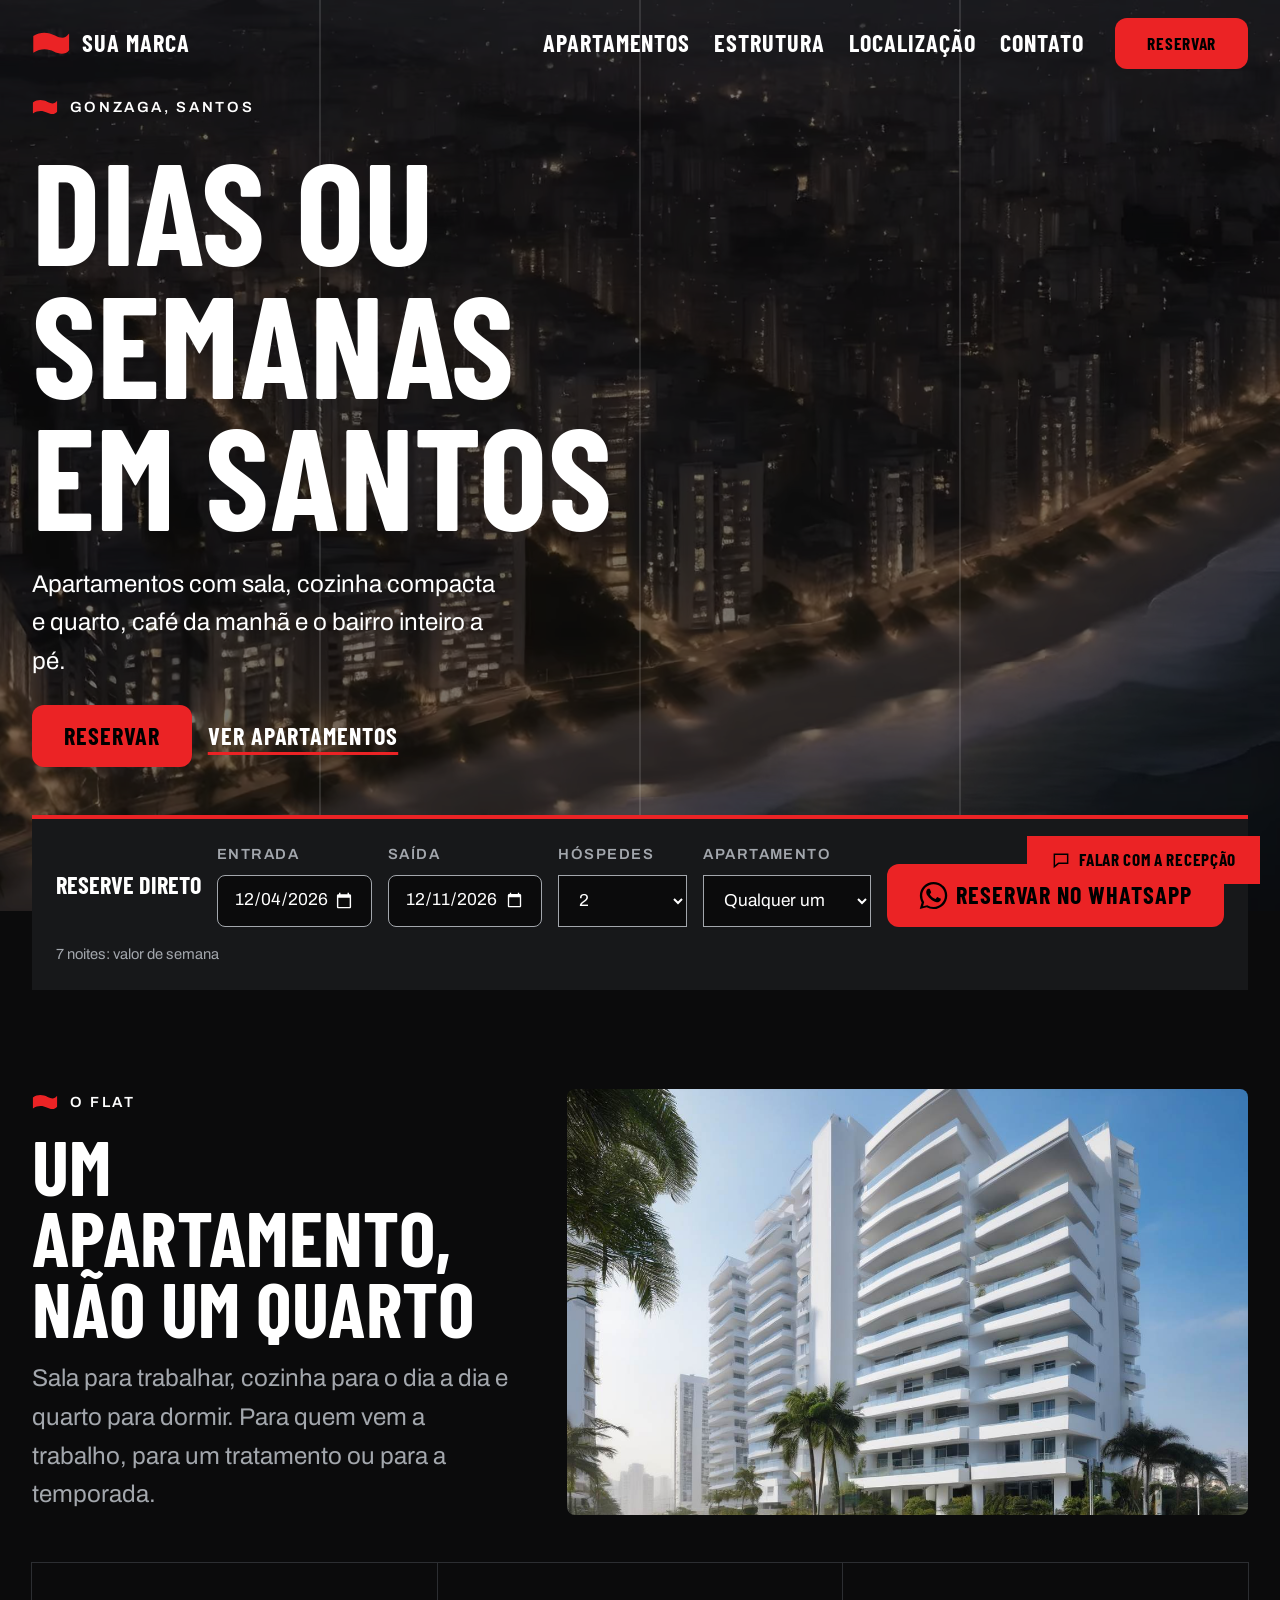
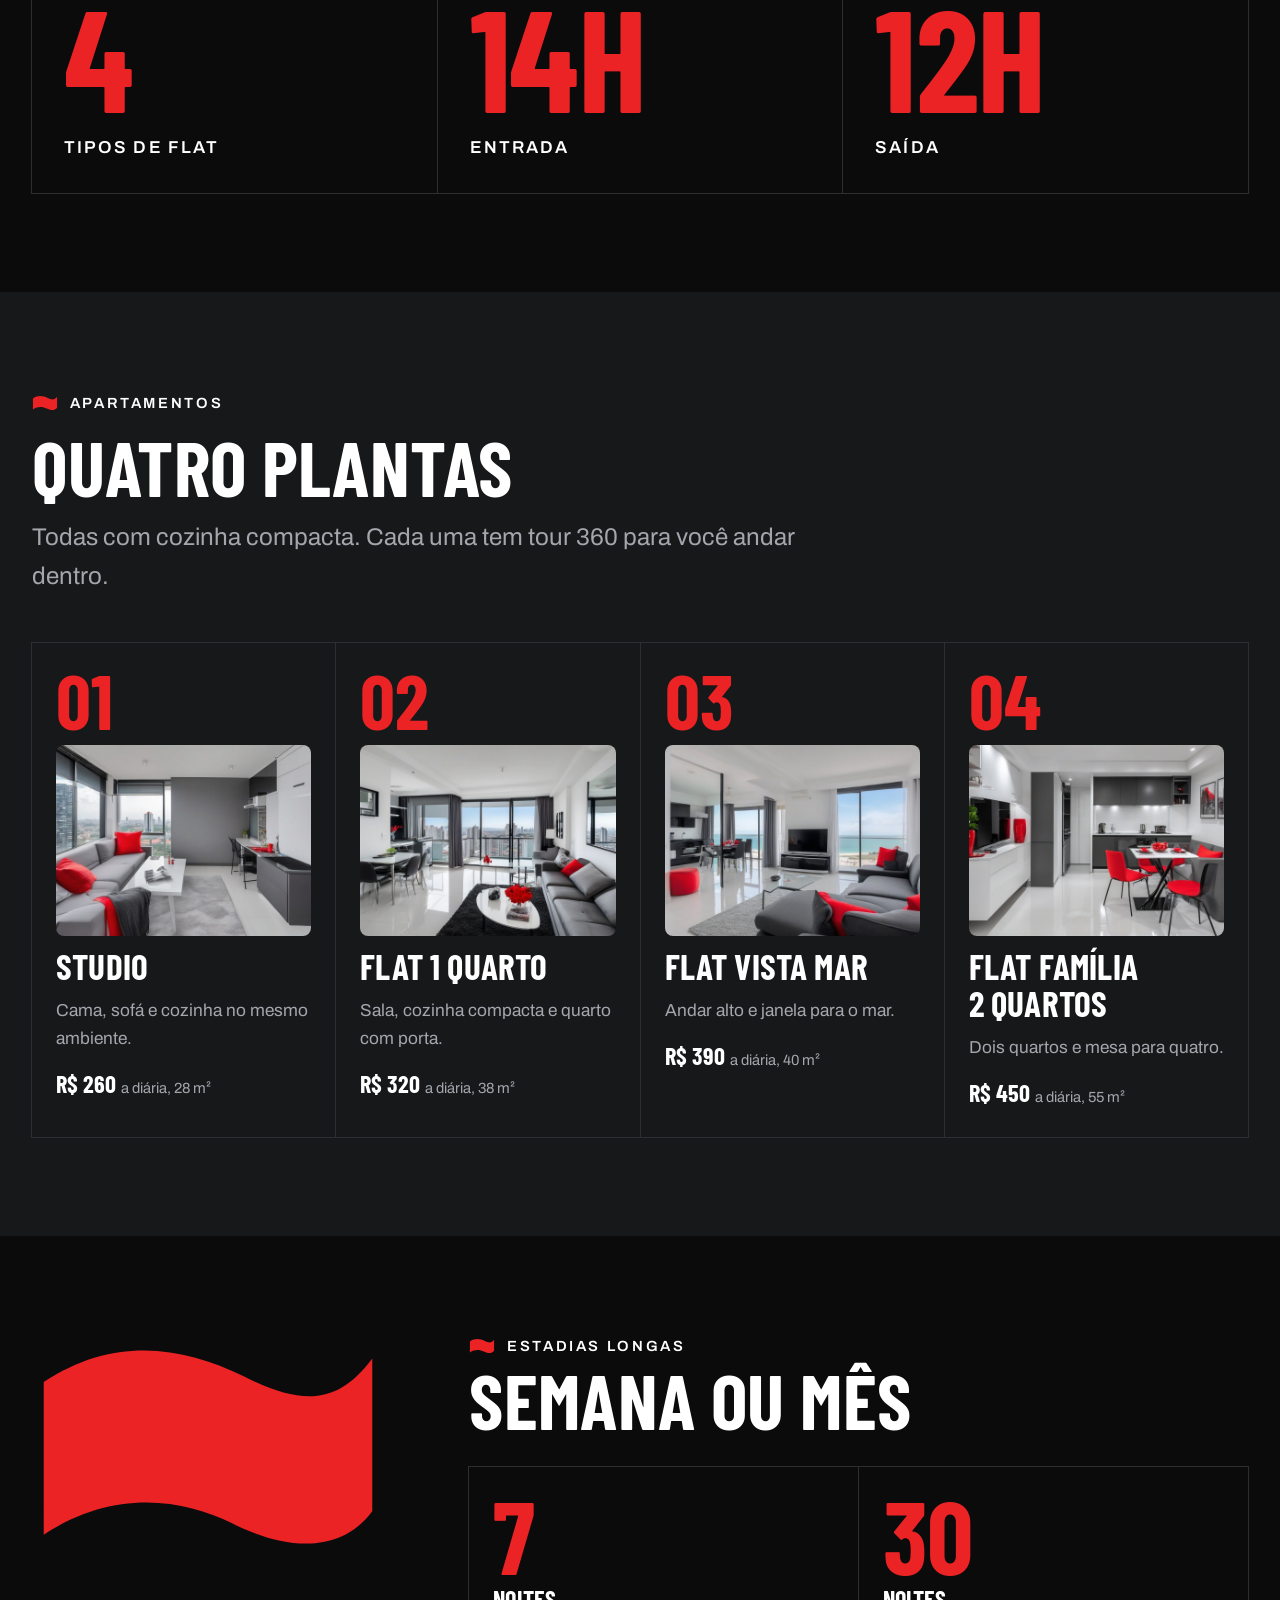
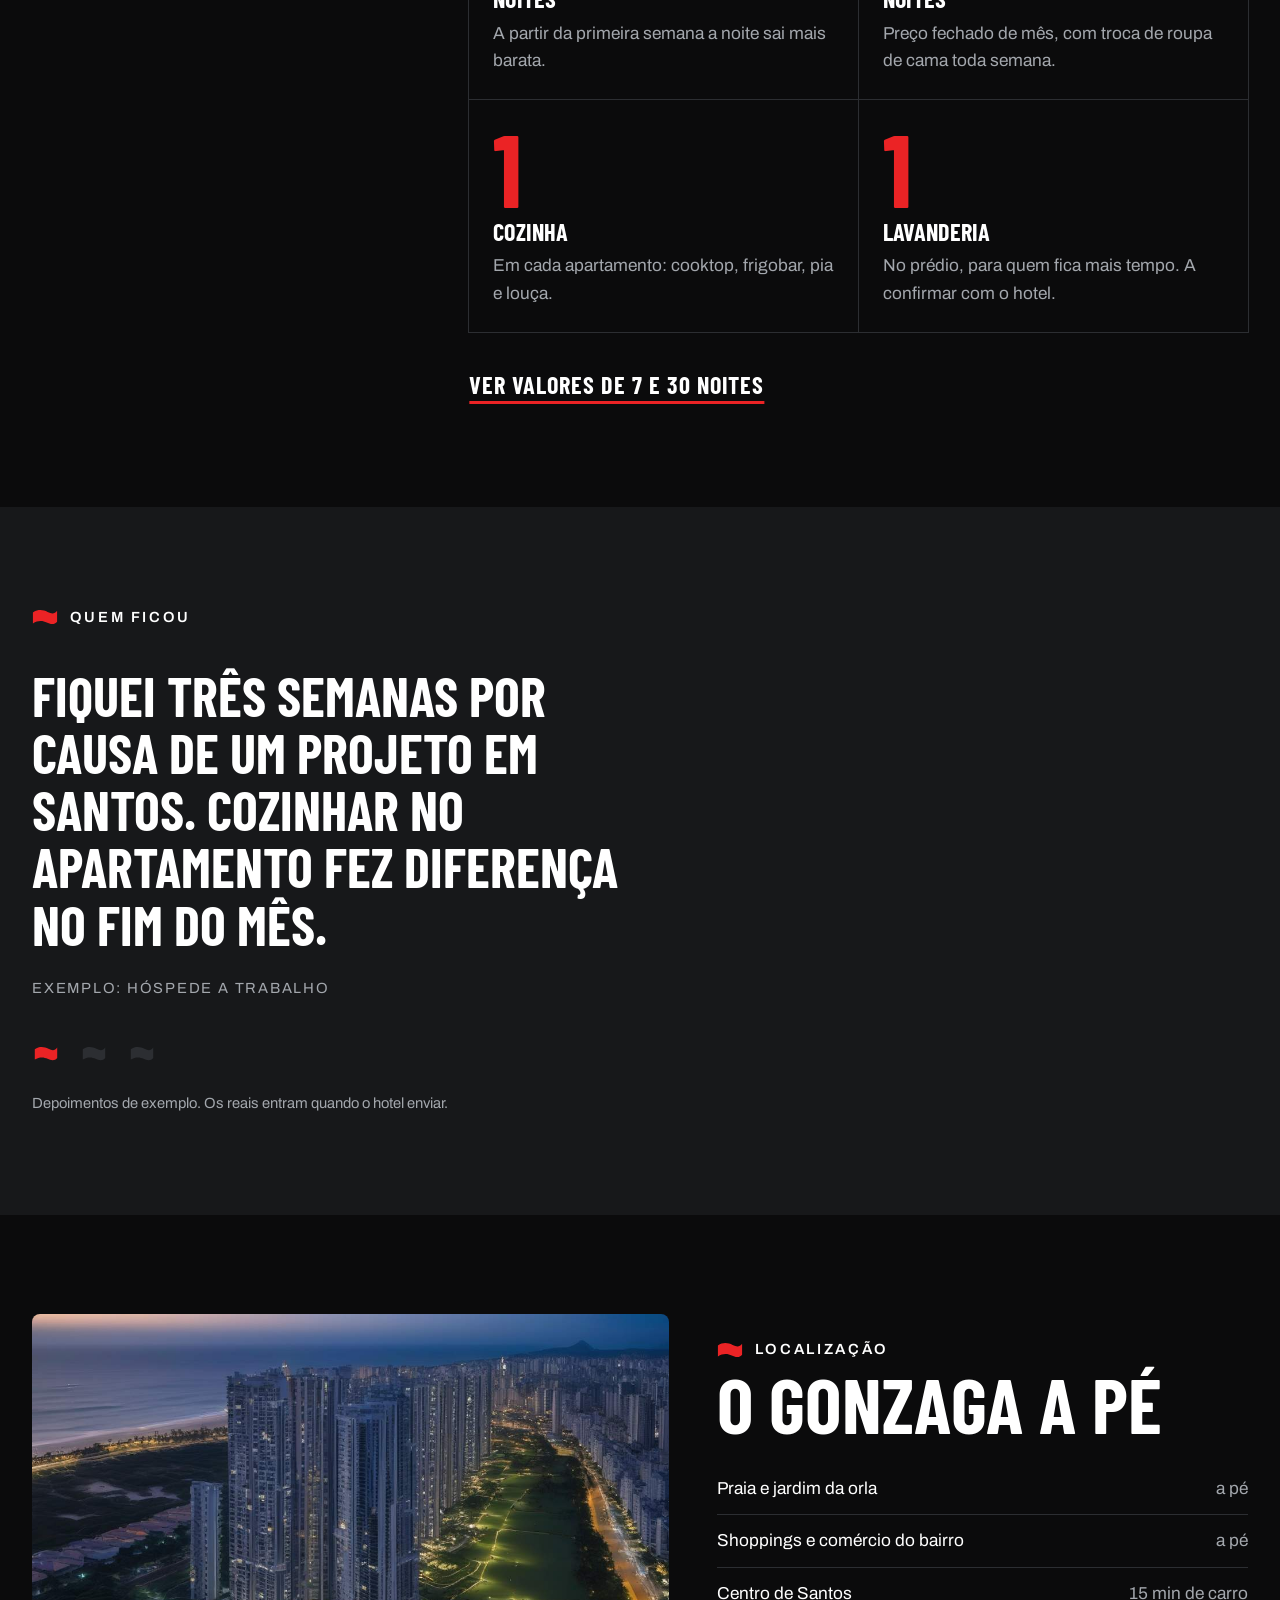
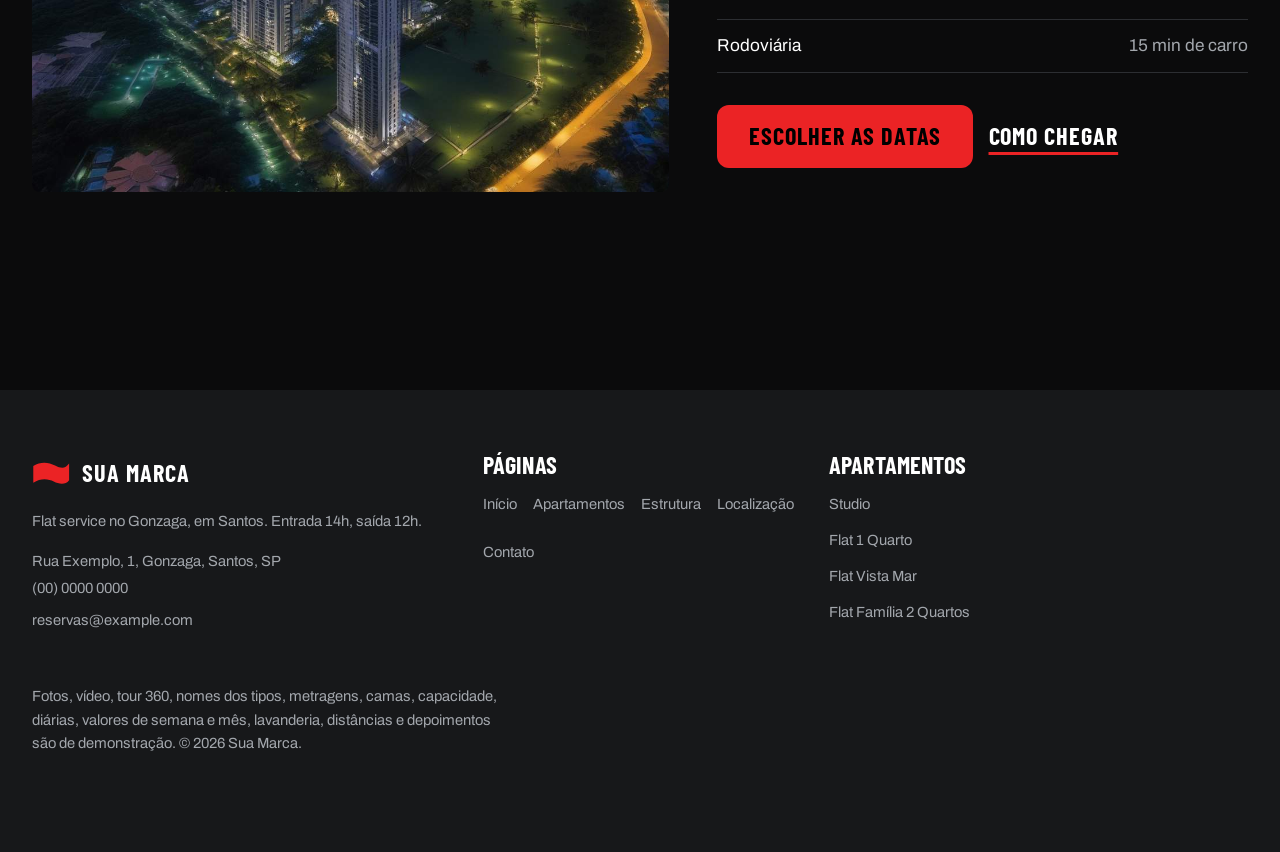
<file: index.html>
<!doctype html>
<html lang="pt-BR">
<head>
<meta charset="utf-8">
<meta name="viewport" content="width=device-width, initial-scale=1">
<title>Sua Marca: flat service no Gonzaga, em Santos</title>
<meta name="description" content="Flat service no Gonzaga, em Santos: sala, cozinha compacta e quarto, café da manhã, valores de semana e mês e reserva pelo WhatsApp.">
<link rel="canonical" href="https://lugusofficial.github.io/flat-service-santos/">
<meta property="og:type" content="website">
<meta property="og:site_name" content="Sua Marca">
<meta property="og:title" content="Sua Marca: flat service no Gonzaga, em Santos">
<meta property="og:description" content="Flat service no Gonzaga, em Santos: sala, cozinha compacta e quarto, café da manhã, valores de semana e mês e reserva pelo WhatsApp.">
<meta property="og:url" content="https://lugusofficial.github.io/flat-service-santos/">
<meta property="og:image" content="assets/fachada.jpg">
<meta name="twitter:card" content="summary_large_image">
<meta name="theme-color" content="#0b0b0c">
<link rel="icon" href="assets/favicon.svg" type="image/svg+xml">
<link rel="preconnect" href="https://fonts.googleapis.com">
<link rel="preconnect" href="https://fonts.gstatic.com" crossorigin>
<link rel="stylesheet" href="https://fonts.googleapis.com/css2?family=Barlow+Condensed:wght@700&family=Archivo:wght@400;600&display=swap">
<link rel="stylesheet" href="css/tokens.css?v=4b7192af">
<link rel="stylesheet" href="css/base.css?v=050fb767">
<link rel="stylesheet" href="css/site.css?v=db45682c">
<script type="application/ld+json">{"@context": "https://schema.org", "@type": "Hotel", "name": "Sua Marca", "description": "Flat service com apartamentos de sala, cozinha compacta e quarto no Gonzaga, em Santos.", "url": "https://lugusofficial.github.io/flat-service-santos/", "telephone": "+0000000000", "email": "reservas@example.com", "checkinTime": "14:00", "checkoutTime": "12:00", "address": {"@type": "PostalAddress", "streetAddress": "Rua Exemplo, 1", "addressLocality": "Santos", "addressRegion": "SP", "addressCountry": "BR"}, "amenityFeature": [{"@type": "LocationFeatureSpecification", "name": "Cozinha compacta", "value": true}, {"@type": "LocationFeatureSpecification", "name": "Café da manhã", "value": true}, {"@type": "LocationFeatureSpecification", "name": "Sala de eventos", "value": true}, {"@type": "LocationFeatureSpecification", "name": "Wifi grátis", "value": true}]}</script>
<script src="js/main.js?v=2a4c74f6" defer></script>
<script src="js/atendente.js?v=bc382a31" defer></script>
</head>
<body>
<a class="skip-link" href="#main">Pular para o conteúdo</a>
<header class="site-header">
  <div class="container site-header__inner">
    <a class="brand" href="index.html" aria-label="Sua Marca, página inicial"><svg class="brand__bandeira" viewBox="0 0 60 40" aria-hidden="true" focusable="false"><path d="M2 8C14 0 26 2 36 7s16 5 22-3v26c-6 8-16 6-24 2S14 26 2 34z" fill="currentColor"/></svg><span>Sua Marca</span></a>
    <button class="nav-toggle" type="button" aria-expanded="false" aria-controls="site-nav">
      <svg class="icon icon--menu" viewBox="0 0 24 24" aria-hidden="true" focusable="false"><path d="M4 7h16M4 12h16M4 17h16"/></svg>
      <svg class="icon icon--close" viewBox="0 0 24 24" aria-hidden="true" focusable="false" hidden><path d="M6 6l12 12M18 6L6 18"/></svg>
      <span class="visually-hidden">Menu</span>
    </button>
    <nav class="site-nav" id="site-nav" aria-label="Principal" data-open="false">
      <ul><li><a href="apartamentos.html">Apartamentos</a></li><li><a href="estrutura.html">Estrutura</a></li><li><a href="localizacao.html">Localização</a></li><li><a href="contato.html">Contato</a></li></ul>
      <a class="btn btn--primary" href="#reservar">Reservar</a>
    </nav>
  </div>
</header>
<main id="main">
  <section class="cena hero" aria-labelledby="titulo">
    <div class="cena__midia">
      <video autoplay muted loop playsinline preload="auto" poster="assets/hero.jpg" aria-hidden="true"
             data-video-el data-fallback="assets/hero.webp">
        <source src="assets/hero.webm" type="video/webm">
        <source src="assets/hero.mp4" type="video/mp4">
      </video>
    </div>
    <div class="cena__grade" aria-hidden="true"><span></span><span></span><span></span><span></span></div>
    <div class="container cena__texto">
      <p class="kicker">Gonzaga, Santos</p>
      <h1 id="titulo">Dias ou semanas em Santos</h1>
      <p>Apartamentos com sala, cozinha compacta e quarto, café da manhã e o bairro inteiro a pé.</p>
      <div class="cluster">
        <a class="btn btn--primary" href="#reservar">Reservar</a>
        <a class="link-seta" href="apartamentos.html">Ver apartamentos</a>
      </div>
    </div>
    <a class="cena__seta" href="#flat"><svg class="icon" viewBox="0 0 24 24" aria-hidden="true" focusable="false"><path d="M12 5v14M6 13l6 6 6-6"/></svg><span class="visually-hidden">Ver mais</span></a>
  </section>
<div class="reserva" id="reservar">
  <form class="container reserva__form" action="contato.html" method="get" data-reserva data-whatsapp="https://wa.me/0000000000">
    <p class="reserva__titulo">Reserve direto</p>
    <div class="field"><label for="r-entrada">Entrada</label><input id="r-entrada" name="entrada" type="date" required></div>
    <div class="field"><label for="r-saida">Saída</label><input id="r-saida" name="saida" type="date" required></div>
    <div class="field"><label for="r-hospedes">Hóspedes</label><select id="r-hospedes" name="hospedes"><option value="1">1</option><option value="2" selected>2</option><option value="3">3</option><option value="4">4</option><option value="5">5</option></select></div>
    <div class="field"><label for="r-apto">Apartamento</label><select id="r-apto" name="apartamento"><option value="">Qualquer um</option><option>Studio</option><option>Flat 1 Quarto</option><option>Flat Vista Mar</option><option>Flat Família 2 Quartos</option></select></div>
    <button class="btn btn--primary" type="submit"><svg class="icon icon--wa" viewBox="0 0 24 24" aria-hidden="true" focusable="false"><path d="M17.47 14.38c-.3-.15-1.76-.87-2.03-.97-.27-.1-.47-.15-.67.15-.2.3-.77.97-.94 1.17-.17.2-.35.22-.65.07-.3-.15-1.26-.46-2.4-1.48-.89-.79-1.49-1.77-1.66-2.07-.17-.3-.02-.46.13-.61.13-.13.3-.35.45-.52.15-.17.2-.3.3-.5.1-.2.05-.37-.02-.52-.07-.15-.67-1.62-.92-2.22-.24-.58-.49-.5-.67-.51h-.57c-.2 0-.52.07-.8.37-.27.3-1.04 1.02-1.04 2.48s1.07 2.88 1.21 3.08c.15.2 2.1 3.2 5.08 4.49.71.31 1.26.49 1.69.63.71.23 1.36.2 1.87.12.57-.09 1.76-.72 2.01-1.41.25-.7.25-1.29.17-1.41-.07-.13-.27-.2-.57-.35zM12.05 21.5h-.01a9.4 9.4 0 0 1-4.79-1.31l-.34-.2-3.56.93.95-3.47-.22-.36a9.38 9.38 0 0 1-1.44-5.01c0-5.19 4.23-9.41 9.42-9.41a9.36 9.36 0 0 1 6.66 2.76 9.35 9.35 0 0 1 2.75 6.66c0 5.19-4.23 9.41-9.42 9.41zm8.02-17.43A11.27 11.27 0 0 0 12.05.75C5.8.75.72 5.83.72 12.08c0 2 .52 3.95 1.52 5.66L.62 23.25l5.65-1.48a11.3 11.3 0 0 0 5.78 1.48h.01c6.25 0 11.33-5.08 11.33-11.33 0-3.03-1.18-5.87-3.32-8.01z"/></svg>Reservar no WhatsApp</button>
    <p class="reserva__noites" data-noites aria-live="polite"></p>
  </form>
</div>

  <section class="section" id="flat">
    <div class="container flat">
      <div class="cabeca">
        <p class="kicker">O flat</p>
        <h2>Um apartamento, não um quarto</h2>
        <p class="lead">Sala para trabalhar, cozinha para o dia a dia e quarto para dormir. Para quem vem a trabalho, para um tratamento ou para a temporada.</p>
      </div>
      <div class="flat__foto"><img src="assets/fachada.jpg" alt="Prédio residencial branco e alto com sacadas, palmeiras na calçada e céu azul" width="1216" height="832" loading="lazy" decoding="async"></div>
      <ul class="numeros linhas" data-reveal-filhos>
        <li><span class="num">4</span>tipos de flat</li>
        <li><span class="num">14h</span>entrada</li>
        <li><span class="num">12h</span>saída</li>
      </ul>
    </div>
  </section>

  <section class="section faixa">
    <div class="container">
      <div class="cabeca">
        <p class="kicker">Apartamentos</p>
        <h2>Quatro plantas</h2>
        <p class="lead">Todas com cozinha compacta. Cada uma tem tour 360 para você andar dentro.</p>
      </div>
      <div class="aptos linhas" data-reveal-filhos>
        <a class="apto" href="studio.html">
          <span class="apto__num">01</span>
          <img src="assets/studio-1.jpg" alt="Studio com sofá grafite e almofadas vermelhas, bancada de cozinha e janela grande para os prédios da cidade" width="1216" height="832" loading="lazy" decoding="async">
          <h3>Studio</h3>
          <p>Cama, sofá e cozinha no mesmo ambiente.</p>
          <p class="apto__preco">R$ 260 <small>a diária, 28 m²</small></p>
        </a>
        <a class="apto" href="flat-1-quarto.html">
          <span class="apto__num">02</span>
          <img src="assets/umquarto-1.jpg" alt="Sala do flat com sofá grafite, mesa de jantar preta, TV e janelas grandes para a cidade" width="1216" height="832" loading="lazy" decoding="async">
          <h3>Flat 1 Quarto</h3>
          <p>Sala, cozinha compacta e quarto com porta.</p>
          <p class="apto__preco">R$ 320 <small>a diária, 38 m²</small></p>
        </a>
        <a class="apto" href="flat-vista-mar.html">
          <span class="apto__num">03</span>
          <img src="assets/vista-1.jpg" alt="Sala do flat em andar alto com janela para o mar, sofá grafite e almofadas vermelhas" width="1216" height="832" loading="lazy" decoding="async">
          <h3>Flat Vista Mar</h3>
          <p>Andar alto e janela para o mar.</p>
          <p class="apto__preco">R$ 390 <small>a diária, 40 m²</small></p>
        </a>
        <a class="apto" href="flat-familia.html">
          <span class="apto__num">04</span>
          <img src="assets/familia-1.jpg" alt="Sala do flat de dois quartos com sofá cama, mesa para quatro e cozinha compacta, decoração branca e grafite" width="1216" height="832" loading="lazy" decoding="async">
          <h3>Flat Família 2 Quartos</h3>
          <p>Dois quartos e mesa para quatro.</p>
          <p class="apto__preco">R$ 450 <small>a diária, 55 m²</small></p>
        </a>
      </div>
    </div>
  </section>

  <section class="section longas">
    <div class="container longas__grade">
      <span class="bandeira bandeira--grande" aria-hidden="true"></span>
      <div>
        <p class="kicker">Estadias longas</p>
        <h2>Semana ou mês</h2>
        <ul class="longas__lista linhas" data-reveal-filhos>
          <li><span class="num">7</span><h3>noites</h3><p>A partir da primeira semana a noite sai mais barata.</p></li>
          <li><span class="num">30</span><h3>noites</h3><p>Preço fechado de mês, com troca de roupa de cama toda semana.</p></li>
          <li><span class="num">1</span><h3>cozinha</h3><p>Em cada apartamento: cooktop, frigobar, pia e louça.</p></li>
          <li><span class="num">1</span><h3>lavanderia</h3><p>No prédio, para quem fica mais tempo. A confirmar com o hotel.</p></li>
        </ul>
        <p><a class="link-seta" href="apartamentos.html#comparar">Ver valores de 7 e 30 noites</a></p>
      </div>
    </div>
  </section>

  <section class="section faixa">
    <div class="container">
      <div class="depo" data-depo>
        <p class="kicker">Quem ficou</p>
        <div class="depo__trilho">
          <figure class="depo__item">
            <blockquote>Fiquei três semanas por causa de um projeto em Santos. Cozinhar no apartamento fez diferença no fim do mês.</blockquote>
            <figcaption><cite>Exemplo: hóspede a trabalho</cite></figcaption>
          </figure>
          <figure class="depo__item">
            <blockquote>Acompanhei o tratamento da minha mãe por um mês. Quarto com porta, sala para descansar e café pronto de manhã.</blockquote>
            <figcaption><cite>Exemplo: estadia para tratamento</cite></figcaption>
          </figure>
          <figure class="depo__item">
            <blockquote>Viemos em quatro para a temporada e coube todo mundo no de dois quartos. A praia dava para ir a pé.</blockquote>
            <figcaption><cite>Exemplo: família na temporada</cite></figcaption>
          </figure>
        </div>
        <div class="depo__nav"></div>
        <p class="depo__aviso">Depoimentos de exemplo. Os reais entram quando o hotel enviar.</p>
      </div>
    </div>
  </section>

  <section class="section">
    <div class="container local">
      <img src="assets/orla-noite.jpg" alt="Orla de Santos à noite vista do alto, com o jardim da praia iluminado, a avenida e os prédios da costa" width="1216" height="832" loading="lazy" decoding="async">
      <div>
        <p class="kicker">Localização</p>
        <h2>O Gonzaga a pé</h2>
        <ul class="distancias">
          <li><span>Praia e jardim da orla</span><span>a pé</span></li>
          <li><span>Shoppings e comércio do bairro</span><span>a pé</span></li>
          <li><span>Centro de Santos</span><span>15 min de carro</span></li>
          <li><span>Rodoviária</span><span>15 min de carro</span></li>
        </ul>
        <div class="cluster">
          <a class="btn btn--primary" href="#reservar">Escolher as datas</a>
          <a class="link-seta" href="localizacao.html">Como chegar</a>
        </div>
      </div>
    </div>
  </section>
</main>

<div class="atendente" data-atendente data-whatsapp="https://wa.me/0000000000" hidden>
  <button class="atendente__abrir" type="button" data-atendente-abrir aria-expanded="false" aria-controls="atendente-painel">
    <svg class="atendente__icone" viewBox="0 0 24 24" aria-hidden="true" focusable="false"><path d="M4 5h16v11H9l-5 4z"/></svg>
    <span>Falar com a recepção</span>
  </button>
  <div class="atendente__painel" id="atendente-painel" role="dialog" aria-labelledby="atendente-titulo" data-atendente-painel hidden>
    <div class="atendente__topo">
      <p class="atendente__titulo" id="atendente-titulo">Atendente de demonstração</p>
      <button class="atendente__fechar" type="button" data-atendente-fechar>
        <svg class="icon" viewBox="0 0 24 24" aria-hidden="true" focusable="false"><path d="M6 6l12 12M18 6L6 18"/></svg>
        <span class="visually-hidden">Fechar a conversa</span>
      </button>
    </div>
    <ol class="atendente__mensagens" data-atendente-mensagens aria-live="polite"></ol>
    <ul class="atendente__chips" data-atendente-chips></ul>
    <form class="atendente__form" data-atendente-form>
      <label class="visually-hidden" for="atendente-texto">Sua mensagem</label>
      <input id="atendente-texto" type="text" autocomplete="off" maxlength="200" placeholder="Pergunte sobre semana, mês ou diária">
      <button class="atendente__enviar" type="submit">Enviar</button>
    </form>
    <p class="atendente__aviso">Respostas automáticas de demonstração. Para reservar, a conversa segue no WhatsApp.</p>
  </div>
</div>
<footer class="site-footer">
  <div class="container">
    <div class="rodape">
      <div class="stack">
        <a class="brand" href="index.html" aria-label="Sua Marca, página inicial"><svg class="brand__bandeira" viewBox="0 0 60 40" aria-hidden="true" focusable="false"><path d="M2 8C14 0 26 2 36 7s16 5 22-3v26c-6 8-16 6-24 2S14 26 2 34z" fill="currentColor"/></svg><span>Sua Marca</span></a>
        <p>Flat service no Gonzaga, em Santos. Entrada 14h, saída 12h.</p>
        <p>Rua Exemplo, 1, Gonzaga, Santos, SP<br><a href="tel:+0000000000">(00) 0000 0000</a><br><a href="mailto:reservas@example.com">reservas@example.com</a></p>
      </div>
      <nav aria-label="Rodapé">
        <h2>Páginas</h2>
        <ul><li><a href="index.html">Início</a></li><li><a href="apartamentos.html">Apartamentos</a></li><li><a href="estrutura.html">Estrutura</a></li><li><a href="localizacao.html">Localização</a></li><li><a href="contato.html">Contato</a></li></ul>
      </nav>
      <div>
        <h2>Apartamentos</h2>
        <ul><li><a href="studio.html">Studio</a></li><li><a href="flat-1-quarto.html">Flat 1 Quarto</a></li><li><a href="flat-vista-mar.html">Flat Vista Mar</a></li><li><a href="flat-familia.html">Flat Família 2 Quartos</a></li></ul>
      </div>
    </div>
    <p class="rodape__fim">Fotos, vídeo, tour 360, nomes dos tipos, metragens, camas, capacidade, diárias, valores de semana e mês, lavanderia, distâncias e depoimentos são de demonstração. © <span data-year>2026</span> Sua Marca.</p>
  </div>
</footer>
</body>
</html>
</file>
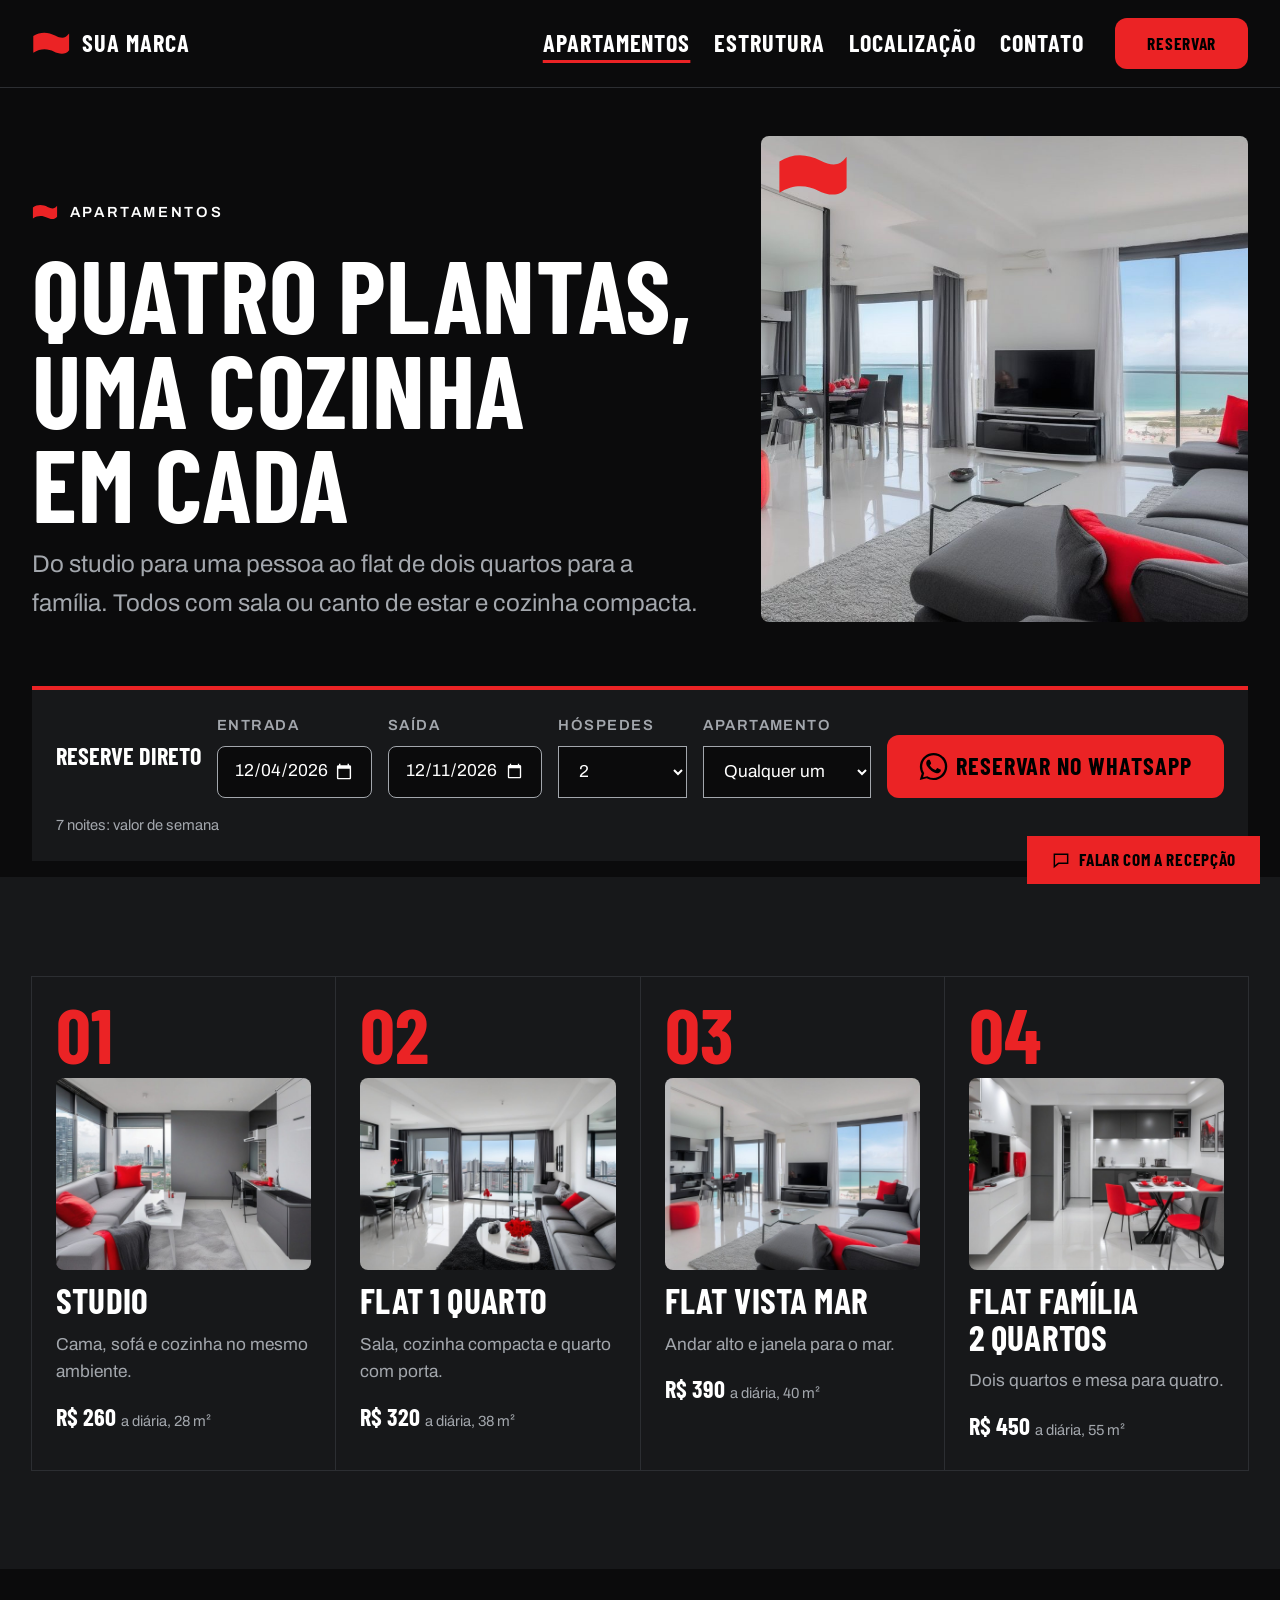
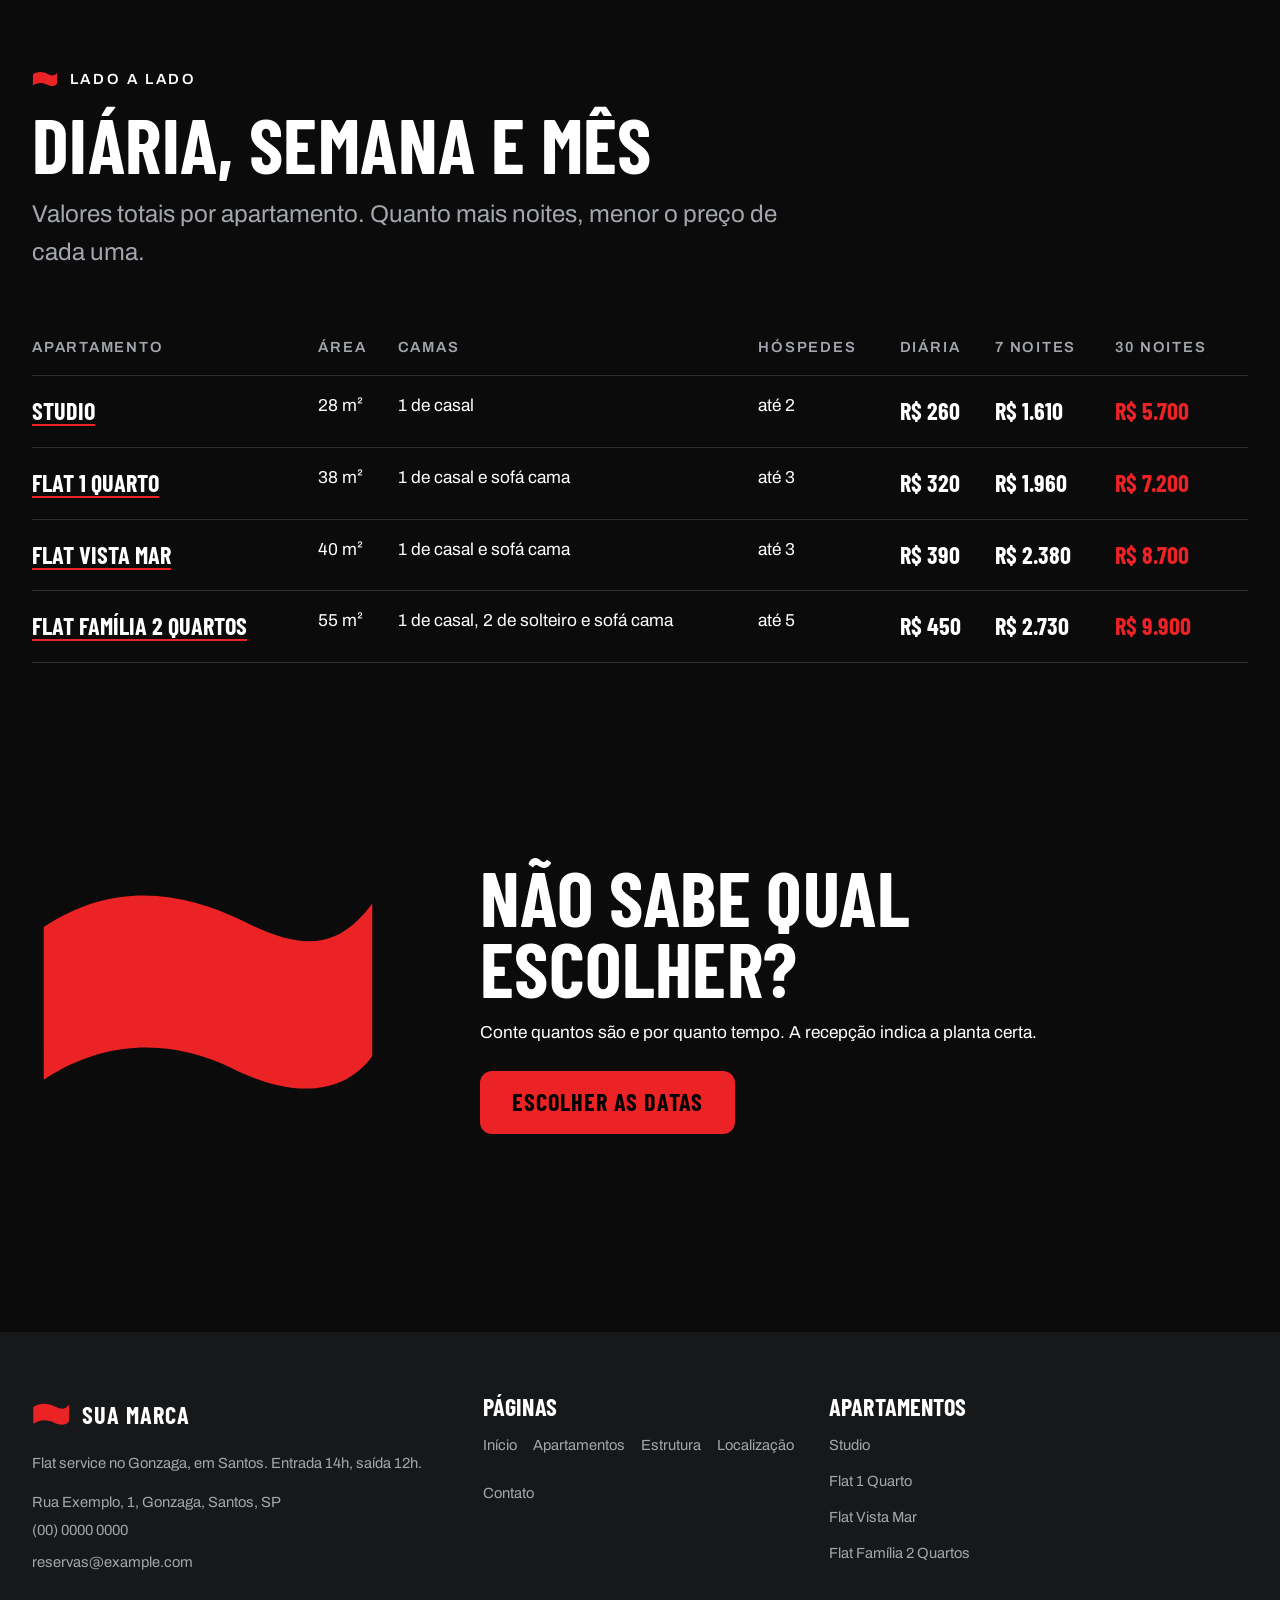
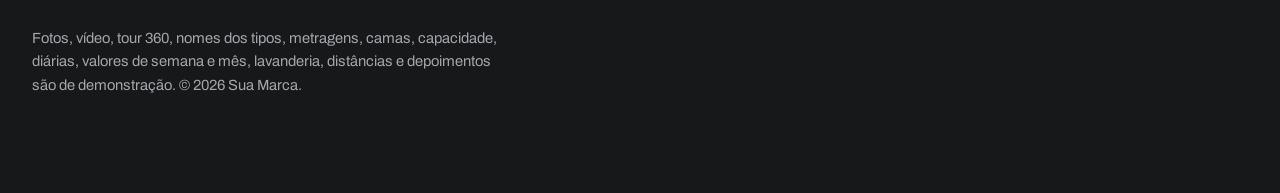
<file: apartamentos.html>
<!doctype html>
<html lang="pt-BR">
<head>
<meta charset="utf-8">
<meta name="viewport" content="width=device-width, initial-scale=1">
<title>Apartamentos e valores de semana e mês | Sua Marca</title>
<meta name="description" content="Studio, Flat 1 Quarto, Flat Vista Mar e Flat Família 2 Quartos no Gonzaga, em Santos, com tabela de diária, 7 e 30 noites e tour 360.">
<link rel="canonical" href="https://lugusofficial.github.io/flat-service-santos/apartamentos.html">
<meta property="og:type" content="website">
<meta property="og:site_name" content="Sua Marca">
<meta property="og:title" content="Apartamentos e valores de semana e mês | Sua Marca">
<meta property="og:description" content="Studio, Flat 1 Quarto, Flat Vista Mar e Flat Família 2 Quartos no Gonzaga, em Santos, com tabela de diária, 7 e 30 noites e tour 360.">
<meta property="og:url" content="https://lugusofficial.github.io/flat-service-santos/apartamentos.html">
<meta property="og:image" content="assets/fachada.jpg">
<meta name="twitter:card" content="summary_large_image">
<meta name="theme-color" content="#0b0b0c">
<link rel="icon" href="assets/favicon.svg" type="image/svg+xml">
<link rel="preconnect" href="https://fonts.googleapis.com">
<link rel="preconnect" href="https://fonts.gstatic.com" crossorigin>
<link rel="stylesheet" href="https://fonts.googleapis.com/css2?family=Barlow+Condensed:wght@700&family=Archivo:wght@400;600&display=swap">
<link rel="stylesheet" href="css/tokens.css?v=4b7192af">
<link rel="stylesheet" href="css/base.css?v=050fb767">
<link rel="stylesheet" href="css/site.css?v=db45682c">
<script type="application/ld+json">{"@context": "https://schema.org", "@type": "Hotel", "name": "Sua Marca", "description": "Flat service com apartamentos de sala, cozinha compacta e quarto no Gonzaga, em Santos.", "url": "https://lugusofficial.github.io/flat-service-santos/", "telephone": "+0000000000", "email": "reservas@example.com", "checkinTime": "14:00", "checkoutTime": "12:00", "address": {"@type": "PostalAddress", "streetAddress": "Rua Exemplo, 1", "addressLocality": "Santos", "addressRegion": "SP", "addressCountry": "BR"}, "amenityFeature": [{"@type": "LocationFeatureSpecification", "name": "Cozinha compacta", "value": true}, {"@type": "LocationFeatureSpecification", "name": "Café da manhã", "value": true}, {"@type": "LocationFeatureSpecification", "name": "Sala de eventos", "value": true}, {"@type": "LocationFeatureSpecification", "name": "Wifi grátis", "value": true}]}</script>
<script src="js/main.js?v=2a4c74f6" defer></script>
<script src="js/atendente.js?v=bc382a31" defer></script>
</head>
<body>
<a class="skip-link" href="#main">Pular para o conteúdo</a>
<header class="site-header">
  <div class="container site-header__inner">
    <a class="brand" href="index.html" aria-label="Sua Marca, página inicial"><svg class="brand__bandeira" viewBox="0 0 60 40" aria-hidden="true" focusable="false"><path d="M2 8C14 0 26 2 36 7s16 5 22-3v26c-6 8-16 6-24 2S14 26 2 34z" fill="currentColor"/></svg><span>Sua Marca</span></a>
    <button class="nav-toggle" type="button" aria-expanded="false" aria-controls="site-nav">
      <svg class="icon icon--menu" viewBox="0 0 24 24" aria-hidden="true" focusable="false"><path d="M4 7h16M4 12h16M4 17h16"/></svg>
      <svg class="icon icon--close" viewBox="0 0 24 24" aria-hidden="true" focusable="false" hidden><path d="M6 6l12 12M18 6L6 18"/></svg>
      <span class="visually-hidden">Menu</span>
    </button>
    <nav class="site-nav" id="site-nav" aria-label="Principal" data-open="false">
      <ul><li><a href="apartamentos.html" aria-current="page">Apartamentos</a></li><li><a href="estrutura.html">Estrutura</a></li><li><a href="localizacao.html">Localização</a></li><li><a href="contato.html">Contato</a></li></ul>
      <a class="btn btn--primary" href="#reservar">Reservar</a>
    </nav>
  </div>
</header>
<main id="main">
  <section class="topo hero">
    <div class="container">
      <div class="stack">
        <p class="kicker">Apartamentos</p>
        <h1>Quatro plantas, uma cozinha em cada</h1>
        <p class="lead">Do studio para uma pessoa ao flat de dois quartos para a família. Todos com sala ou canto de estar e cozinha compacta.</p>
        
      </div>
      <div class="topo__foto"><img src="assets/vista-1.jpg" alt="Sala do flat em andar alto com janela grande para a praia e o mar" width="1216" height="832" decoding="async"></div>
    </div>
  </section>

<div class="reserva" id="reservar">
  <form class="container reserva__form" action="contato.html" method="get" data-reserva data-whatsapp="https://wa.me/0000000000">
    <p class="reserva__titulo">Reserve direto</p>
    <div class="field"><label for="r-entrada">Entrada</label><input id="r-entrada" name="entrada" type="date" required></div>
    <div class="field"><label for="r-saida">Saída</label><input id="r-saida" name="saida" type="date" required></div>
    <div class="field"><label for="r-hospedes">Hóspedes</label><select id="r-hospedes" name="hospedes"><option value="1">1</option><option value="2" selected>2</option><option value="3">3</option><option value="4">4</option><option value="5">5</option></select></div>
    <div class="field"><label for="r-apto">Apartamento</label><select id="r-apto" name="apartamento"><option value="">Qualquer um</option><option>Studio</option><option>Flat 1 Quarto</option><option>Flat Vista Mar</option><option>Flat Família 2 Quartos</option></select></div>
    <button class="btn btn--primary" type="submit"><svg class="icon icon--wa" viewBox="0 0 24 24" aria-hidden="true" focusable="false"><path d="M17.47 14.38c-.3-.15-1.76-.87-2.03-.97-.27-.1-.47-.15-.67.15-.2.3-.77.97-.94 1.17-.17.2-.35.22-.65.07-.3-.15-1.26-.46-2.4-1.48-.89-.79-1.49-1.77-1.66-2.07-.17-.3-.02-.46.13-.61.13-.13.3-.35.45-.52.15-.17.2-.3.3-.5.1-.2.05-.37-.02-.52-.07-.15-.67-1.62-.92-2.22-.24-.58-.49-.5-.67-.51h-.57c-.2 0-.52.07-.8.37-.27.3-1.04 1.02-1.04 2.48s1.07 2.88 1.21 3.08c.15.2 2.1 3.2 5.08 4.49.71.31 1.26.49 1.69.63.71.23 1.36.2 1.87.12.57-.09 1.76-.72 2.01-1.41.25-.7.25-1.29.17-1.41-.07-.13-.27-.2-.57-.35zM12.05 21.5h-.01a9.4 9.4 0 0 1-4.79-1.31l-.34-.2-3.56.93.95-3.47-.22-.36a9.38 9.38 0 0 1-1.44-5.01c0-5.19 4.23-9.41 9.42-9.41a9.36 9.36 0 0 1 6.66 2.76 9.35 9.35 0 0 1 2.75 6.66c0 5.19-4.23 9.41-9.42 9.41zm8.02-17.43A11.27 11.27 0 0 0 12.05.75C5.8.75.72 5.83.72 12.08c0 2 .52 3.95 1.52 5.66L.62 23.25l5.65-1.48a11.3 11.3 0 0 0 5.78 1.48h.01c6.25 0 11.33-5.08 11.33-11.33 0-3.03-1.18-5.87-3.32-8.01z"/></svg>Reservar no WhatsApp</button>
    <p class="reserva__noites" data-noites aria-live="polite"></p>
  </form>
</div>

  <section class="section faixa">
    <div class="container">
      <h2 class="visually-hidden">Os quatro tipos</h2>
      <div class="aptos linhas" data-reveal-filhos>
        <a class="apto" href="studio.html">
          <span class="apto__num">01</span>
          <img src="assets/studio-1.jpg" alt="Studio com sofá grafite e almofadas vermelhas, bancada de cozinha e janela grande para os prédios da cidade" width="1216" height="832" loading="lazy" decoding="async">
          <h3>Studio</h3>
          <p>Cama, sofá e cozinha no mesmo ambiente.</p>
          <p class="apto__preco">R$ 260 <small>a diária, 28 m²</small></p>
        </a>
        <a class="apto" href="flat-1-quarto.html">
          <span class="apto__num">02</span>
          <img src="assets/umquarto-1.jpg" alt="Sala do flat com sofá grafite, mesa de jantar preta, TV e janelas grandes para a cidade" width="1216" height="832" loading="lazy" decoding="async">
          <h3>Flat 1 Quarto</h3>
          <p>Sala, cozinha compacta e quarto com porta.</p>
          <p class="apto__preco">R$ 320 <small>a diária, 38 m²</small></p>
        </a>
        <a class="apto" href="flat-vista-mar.html">
          <span class="apto__num">03</span>
          <img src="assets/vista-1.jpg" alt="Sala do flat em andar alto com janela para o mar, sofá grafite e almofadas vermelhas" width="1216" height="832" loading="lazy" decoding="async">
          <h3>Flat Vista Mar</h3>
          <p>Andar alto e janela para o mar.</p>
          <p class="apto__preco">R$ 390 <small>a diária, 40 m²</small></p>
        </a>
        <a class="apto" href="flat-familia.html">
          <span class="apto__num">04</span>
          <img src="assets/familia-1.jpg" alt="Sala do flat de dois quartos com sofá cama, mesa para quatro e cozinha compacta, decoração branca e grafite" width="1216" height="832" loading="lazy" decoding="async">
          <h3>Flat Família 2 Quartos</h3>
          <p>Dois quartos e mesa para quatro.</p>
          <p class="apto__preco">R$ 450 <small>a diária, 55 m²</small></p>
        </a>
      </div>
    </div>
  </section>

  <section class="section" id="comparar">
    <div class="container">
      <div class="cabeca">
        <p class="kicker">Lado a lado</p>
        <h2>Diária, semana e mês</h2>
        <p class="lead">Valores totais por apartamento. Quanto mais noites, menor o preço de cada uma.</p>
      </div>
      <div class="tabela">
        <table class="comparar">
          <caption class="visually-hidden">Comparativo dos apartamentos com área, camas, hóspedes e valores</caption>
          <thead><tr><th scope="col">Apartamento</th><th scope="col">Área</th><th scope="col">Camas</th><th scope="col">Hóspedes</th><th scope="col">Diária</th><th scope="col">7 noites</th><th scope="col">30 noites</th></tr></thead>
          <tbody><tr><th scope="row"><a href="studio.html">Studio</a></th><td data-rotulo="Área">28 m²</td><td data-rotulo="Camas">1 de casal</td><td data-rotulo="Hóspedes">até 2</td><td data-rotulo="Diária">R$ 260</td><td data-rotulo="7 noites">R$ 1.610</td><td data-rotulo="30 noites">R$ 5.700</td></tr><tr><th scope="row"><a href="flat-1-quarto.html">Flat 1 Quarto</a></th><td data-rotulo="Área">38 m²</td><td data-rotulo="Camas">1 de casal e sofá cama</td><td data-rotulo="Hóspedes">até 3</td><td data-rotulo="Diária">R$ 320</td><td data-rotulo="7 noites">R$ 1.960</td><td data-rotulo="30 noites">R$ 7.200</td></tr><tr><th scope="row"><a href="flat-vista-mar.html">Flat Vista Mar</a></th><td data-rotulo="Área">40 m²</td><td data-rotulo="Camas">1 de casal e sofá cama</td><td data-rotulo="Hóspedes">até 3</td><td data-rotulo="Diária">R$ 390</td><td data-rotulo="7 noites">R$ 2.380</td><td data-rotulo="30 noites">R$ 8.700</td></tr><tr><th scope="row"><a href="flat-familia.html">Flat Família 2 Quartos</a></th><td data-rotulo="Área">55 m²</td><td data-rotulo="Camas">1 de casal, 2 de solteiro e sofá cama</td><td data-rotulo="Hóspedes">até 5</td><td data-rotulo="Diária">R$ 450</td><td data-rotulo="7 noites">R$ 2.730</td><td data-rotulo="30 noites">R$ 9.900</td></tr></tbody>
        </table>
      </div>
    </div>
  </section>

  <section class="section chamada">
    <div class="container chamada__grade">
      <span class="bandeira bandeira--grande" aria-hidden="true"></span>
      <div class="stack">
        <h2>Não sabe qual escolher?</h2>
        <p>Conte quantos são e por quanto tempo. A recepção indica a planta certa.</p>
        <a class="btn btn--primary" href="#reservar">Escolher as datas</a>
      </div>
    </div>
  </section>
</main>

<div class="atendente" data-atendente data-whatsapp="https://wa.me/0000000000" hidden>
  <button class="atendente__abrir" type="button" data-atendente-abrir aria-expanded="false" aria-controls="atendente-painel">
    <svg class="atendente__icone" viewBox="0 0 24 24" aria-hidden="true" focusable="false"><path d="M4 5h16v11H9l-5 4z"/></svg>
    <span>Falar com a recepção</span>
  </button>
  <div class="atendente__painel" id="atendente-painel" role="dialog" aria-labelledby="atendente-titulo" data-atendente-painel hidden>
    <div class="atendente__topo">
      <p class="atendente__titulo" id="atendente-titulo">Atendente de demonstração</p>
      <button class="atendente__fechar" type="button" data-atendente-fechar>
        <svg class="icon" viewBox="0 0 24 24" aria-hidden="true" focusable="false"><path d="M6 6l12 12M18 6L6 18"/></svg>
        <span class="visually-hidden">Fechar a conversa</span>
      </button>
    </div>
    <ol class="atendente__mensagens" data-atendente-mensagens aria-live="polite"></ol>
    <ul class="atendente__chips" data-atendente-chips></ul>
    <form class="atendente__form" data-atendente-form>
      <label class="visually-hidden" for="atendente-texto">Sua mensagem</label>
      <input id="atendente-texto" type="text" autocomplete="off" maxlength="200" placeholder="Pergunte sobre semana, mês ou diária">
      <button class="atendente__enviar" type="submit">Enviar</button>
    </form>
    <p class="atendente__aviso">Respostas automáticas de demonstração. Para reservar, a conversa segue no WhatsApp.</p>
  </div>
</div>
<footer class="site-footer">
  <div class="container">
    <div class="rodape">
      <div class="stack">
        <a class="brand" href="index.html" aria-label="Sua Marca, página inicial"><svg class="brand__bandeira" viewBox="0 0 60 40" aria-hidden="true" focusable="false"><path d="M2 8C14 0 26 2 36 7s16 5 22-3v26c-6 8-16 6-24 2S14 26 2 34z" fill="currentColor"/></svg><span>Sua Marca</span></a>
        <p>Flat service no Gonzaga, em Santos. Entrada 14h, saída 12h.</p>
        <p>Rua Exemplo, 1, Gonzaga, Santos, SP<br><a href="tel:+0000000000">(00) 0000 0000</a><br><a href="mailto:reservas@example.com">reservas@example.com</a></p>
      </div>
      <nav aria-label="Rodapé">
        <h2>Páginas</h2>
        <ul><li><a href="index.html">Início</a></li><li><a href="apartamentos.html">Apartamentos</a></li><li><a href="estrutura.html">Estrutura</a></li><li><a href="localizacao.html">Localização</a></li><li><a href="contato.html">Contato</a></li></ul>
      </nav>
      <div>
        <h2>Apartamentos</h2>
        <ul><li><a href="studio.html">Studio</a></li><li><a href="flat-1-quarto.html">Flat 1 Quarto</a></li><li><a href="flat-vista-mar.html">Flat Vista Mar</a></li><li><a href="flat-familia.html">Flat Família 2 Quartos</a></li></ul>
      </div>
    </div>
    <p class="rodape__fim">Fotos, vídeo, tour 360, nomes dos tipos, metragens, camas, capacidade, diárias, valores de semana e mês, lavanderia, distâncias e depoimentos são de demonstração. © <span data-year>2026</span> Sua Marca.</p>
  </div>
</footer>
</body>
</html>
</file>
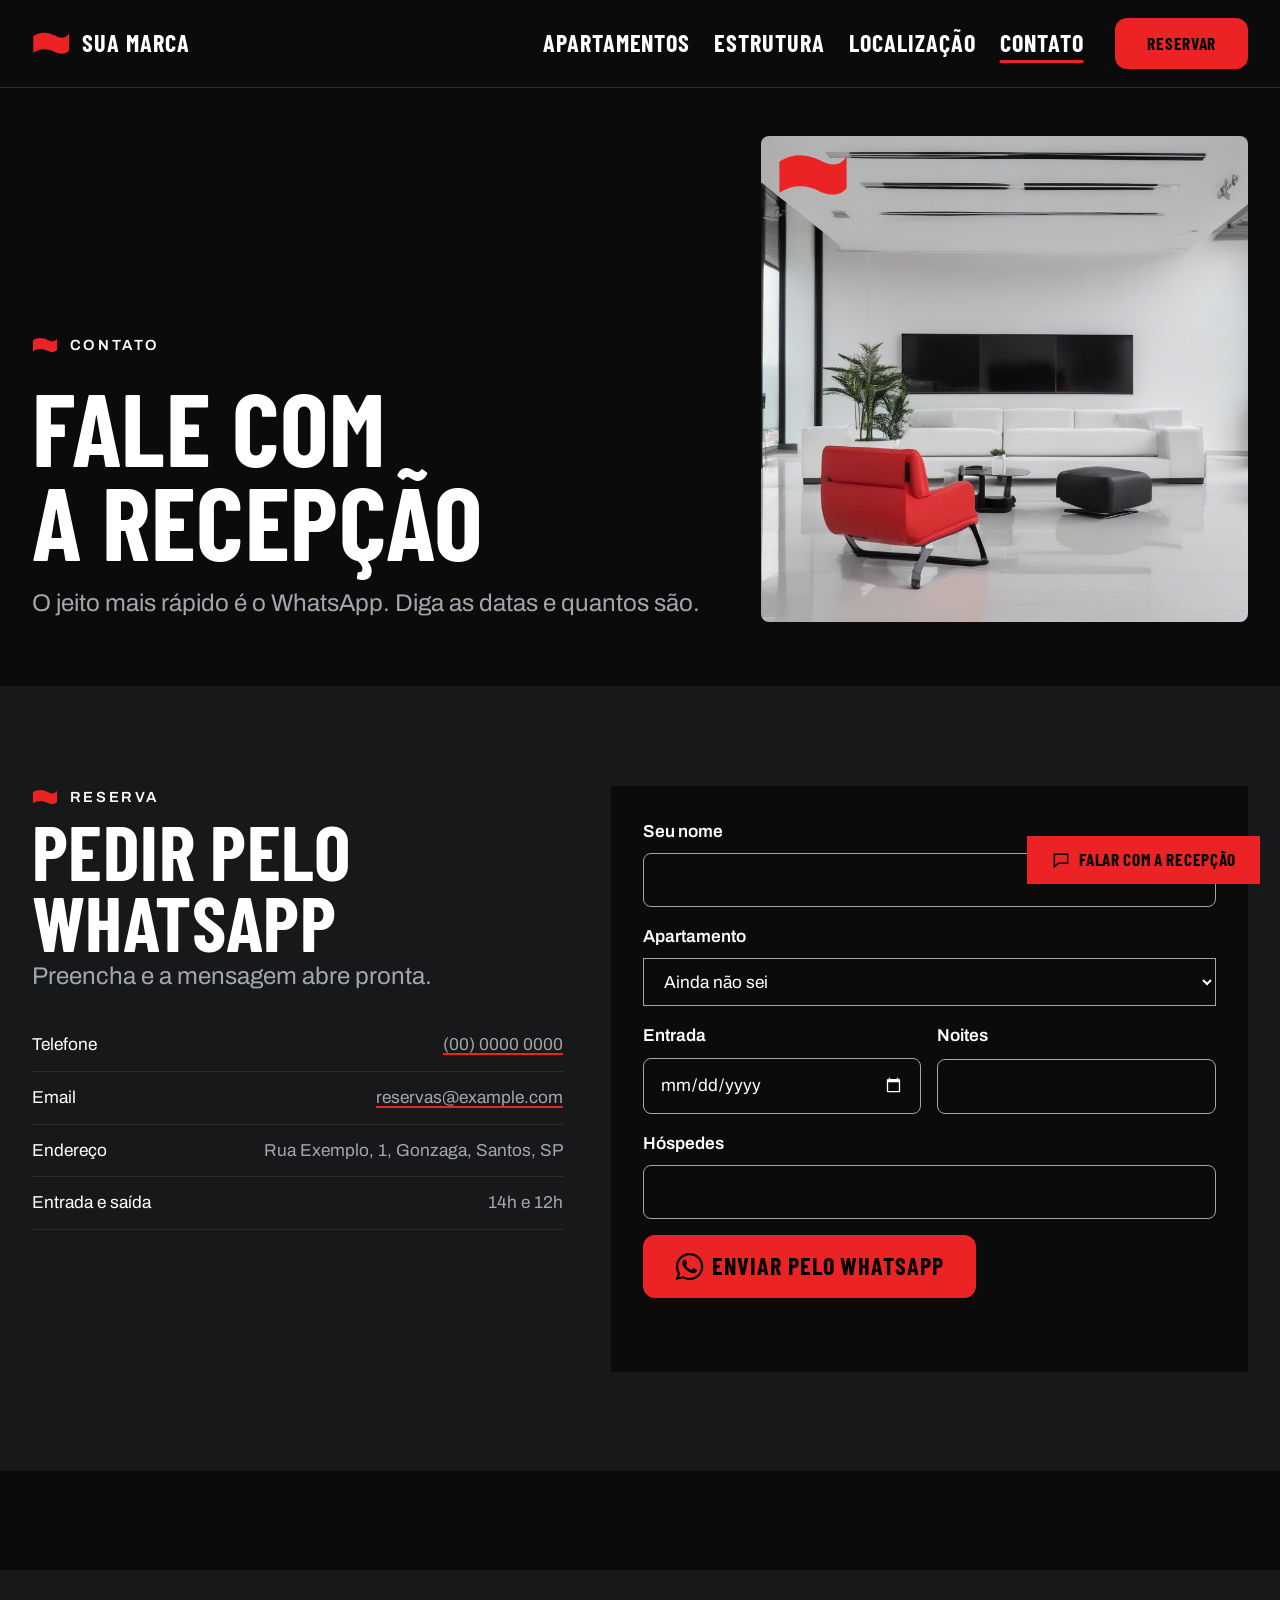
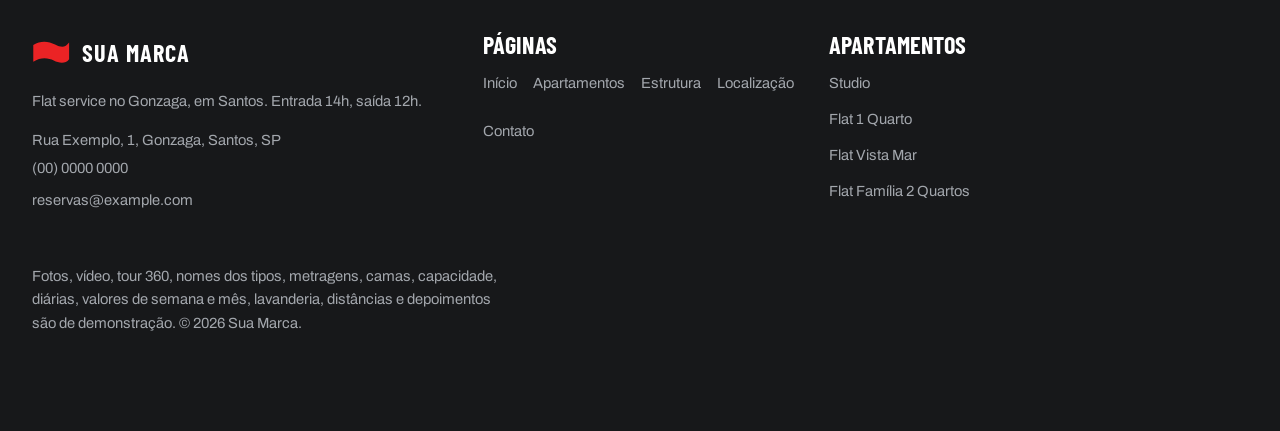
<file: contato.html>
<!doctype html>
<html lang="pt-BR">
<head>
<meta charset="utf-8">
<meta name="viewport" content="width=device-width, initial-scale=1">
<title>Contato e reservas | Sua Marca</title>
<meta name="description" content="Reserve pelo WhatsApp, telefone ou email o flat service do Gonzaga, em Santos. Entrada 14h, saída 12h.">
<link rel="canonical" href="https://lugusofficial.github.io/flat-service-santos/contato.html">
<meta property="og:type" content="website">
<meta property="og:site_name" content="Sua Marca">
<meta property="og:title" content="Contato e reservas | Sua Marca">
<meta property="og:description" content="Reserve pelo WhatsApp, telefone ou email o flat service do Gonzaga, em Santos. Entrada 14h, saída 12h.">
<meta property="og:url" content="https://lugusofficial.github.io/flat-service-santos/contato.html">
<meta property="og:image" content="assets/fachada.jpg">
<meta name="twitter:card" content="summary_large_image">
<meta name="theme-color" content="#0b0b0c">
<link rel="icon" href="assets/favicon.svg" type="image/svg+xml">
<link rel="preconnect" href="https://fonts.googleapis.com">
<link rel="preconnect" href="https://fonts.gstatic.com" crossorigin>
<link rel="stylesheet" href="https://fonts.googleapis.com/css2?family=Barlow+Condensed:wght@700&family=Archivo:wght@400;600&display=swap">
<link rel="stylesheet" href="css/tokens.css?v=4b7192af">
<link rel="stylesheet" href="css/base.css?v=050fb767">
<link rel="stylesheet" href="css/site.css?v=db45682c">
<script type="application/ld+json">{"@context": "https://schema.org", "@type": "Hotel", "name": "Sua Marca", "description": "Flat service com apartamentos de sala, cozinha compacta e quarto no Gonzaga, em Santos.", "url": "https://lugusofficial.github.io/flat-service-santos/", "telephone": "+0000000000", "email": "reservas@example.com", "checkinTime": "14:00", "checkoutTime": "12:00", "address": {"@type": "PostalAddress", "streetAddress": "Rua Exemplo, 1", "addressLocality": "Santos", "addressRegion": "SP", "addressCountry": "BR"}, "amenityFeature": [{"@type": "LocationFeatureSpecification", "name": "Cozinha compacta", "value": true}, {"@type": "LocationFeatureSpecification", "name": "Café da manhã", "value": true}, {"@type": "LocationFeatureSpecification", "name": "Sala de eventos", "value": true}, {"@type": "LocationFeatureSpecification", "name": "Wifi grátis", "value": true}]}</script>
<script src="js/main.js?v=2a4c74f6" defer></script>
<script src="js/atendente.js?v=bc382a31" defer></script>
</head>
<body>
<a class="skip-link" href="#main">Pular para o conteúdo</a>
<header class="site-header">
  <div class="container site-header__inner">
    <a class="brand" href="index.html" aria-label="Sua Marca, página inicial"><svg class="brand__bandeira" viewBox="0 0 60 40" aria-hidden="true" focusable="false"><path d="M2 8C14 0 26 2 36 7s16 5 22-3v26c-6 8-16 6-24 2S14 26 2 34z" fill="currentColor"/></svg><span>Sua Marca</span></a>
    <button class="nav-toggle" type="button" aria-expanded="false" aria-controls="site-nav">
      <svg class="icon icon--menu" viewBox="0 0 24 24" aria-hidden="true" focusable="false"><path d="M4 7h16M4 12h16M4 17h16"/></svg>
      <svg class="icon icon--close" viewBox="0 0 24 24" aria-hidden="true" focusable="false" hidden><path d="M6 6l12 12M18 6L6 18"/></svg>
      <span class="visually-hidden">Menu</span>
    </button>
    <nav class="site-nav" id="site-nav" aria-label="Principal" data-open="false">
      <ul><li><a href="apartamentos.html">Apartamentos</a></li><li><a href="estrutura.html">Estrutura</a></li><li><a href="localizacao.html">Localização</a></li><li><a href="contato.html" aria-current="page">Contato</a></li></ul>
      <a class="btn btn--primary" href="index.html#reservar">Reservar</a>
    </nav>
  </div>
</header>
<main id="main">
  <section class="topo hero">
    <div class="container">
      <div class="stack">
        <p class="kicker">Contato</p>
        <h1>Fale com a recepção</h1>
        <p class="lead">O jeito mais rápido é o WhatsApp. Diga as datas e quantos são.</p>
        
      </div>
      <div class="topo__foto"><img src="assets/recepcao.jpg" alt="Recepção ampla e clara com poltrona vermelha, sofá branco e janelas de vidro" width="1216" height="832" decoding="async"></div>
    </div>
  </section>

  <section class="section faixa">
    <div class="container contato">
      <div>
        <p class="kicker">Reserva</p>
        <h2>Pedir pelo WhatsApp</h2>
        <p class="lead">Preencha e a mensagem abre pronta.</p>
        <ul class="distancias">
          <li><span>Telefone</span><a href="tel:+0000000000">(00) 0000 0000</a></li>
          <li><span>Email</span><a href="mailto:reservas@example.com">reservas@example.com</a></li>
          <li><span>Endereço</span><span>Rua Exemplo, 1, Gonzaga, Santos, SP</span></li>
          <li><span>Entrada e saída</span><span>14h e 12h</span></li>
        </ul>
      </div>
      <form class="form" action="https://wa.me/0000000000" method="get" data-orcamento data-msg="Olá! Quero fazer uma reserva." novalidate>
        <div class="field"><label for="f-nome">Seu nome</label><input id="f-nome" name="nome" autocomplete="name" required></div>
        <div class="field"><label for="f-apto">Apartamento</label><select id="f-apto" name="apartamento"><option value="">Ainda não sei</option><option>Studio</option><option>Flat 1 Quarto</option><option>Flat Vista Mar</option><option>Flat Família 2 Quartos</option></select></div>
        <div class="grid grid--2">
          <div class="field"><label for="f-entrada">Entrada</label><input id="f-entrada" name="entrada" type="date"></div>
          <div class="field"><label for="f-noites">Noites</label><input id="f-noites" name="noites" type="number" min="1" max="90" inputmode="numeric"></div>
        </div>
        <div class="field"><label for="f-hosp">Hóspedes</label><input id="f-hosp" name="hospedes" type="number" min="1" max="5" inputmode="numeric"></div>
        <button class="btn btn--primary" type="submit"><svg class="icon icon--wa" viewBox="0 0 24 24" aria-hidden="true" focusable="false"><path d="M17.47 14.38c-.3-.15-1.76-.87-2.03-.97-.27-.1-.47-.15-.67.15-.2.3-.77.97-.94 1.17-.17.2-.35.22-.65.07-.3-.15-1.26-.46-2.4-1.48-.89-.79-1.49-1.77-1.66-2.07-.17-.3-.02-.46.13-.61.13-.13.3-.35.45-.52.15-.17.2-.3.3-.5.1-.2.05-.37-.02-.52-.07-.15-.67-1.62-.92-2.22-.24-.58-.49-.5-.67-.51h-.57c-.2 0-.52.07-.8.37-.27.3-1.04 1.02-1.04 2.48s1.07 2.88 1.21 3.08c.15.2 2.1 3.2 5.08 4.49.71.31 1.26.49 1.69.63.71.23 1.36.2 1.87.12.57-.09 1.76-.72 2.01-1.41.25-.7.25-1.29.17-1.41-.07-.13-.27-.2-.57-.35zM12.05 21.5h-.01a9.4 9.4 0 0 1-4.79-1.31l-.34-.2-3.56.93.95-3.47-.22-.36a9.38 9.38 0 0 1-1.44-5.01c0-5.19 4.23-9.41 9.42-9.41a9.36 9.36 0 0 1 6.66 2.76 9.35 9.35 0 0 1 2.75 6.66c0 5.19-4.23 9.41-9.42 9.41zm8.02-17.43A11.27 11.27 0 0 0 12.05.75C5.8.75.72 5.83.72 12.08c0 2 .52 3.95 1.52 5.66L.62 23.25l5.65-1.48a11.3 11.3 0 0 0 5.78 1.48h.01c6.25 0 11.33-5.08 11.33-11.33 0-3.03-1.18-5.87-3.32-8.01z"/></svg>Enviar pelo WhatsApp</button>
        <p class="form-status" role="status"></p>
      </form>
    </div>
  </section>
</main>

<div class="atendente" data-atendente data-whatsapp="https://wa.me/0000000000" hidden>
  <button class="atendente__abrir" type="button" data-atendente-abrir aria-expanded="false" aria-controls="atendente-painel">
    <svg class="atendente__icone" viewBox="0 0 24 24" aria-hidden="true" focusable="false"><path d="M4 5h16v11H9l-5 4z"/></svg>
    <span>Falar com a recepção</span>
  </button>
  <div class="atendente__painel" id="atendente-painel" role="dialog" aria-labelledby="atendente-titulo" data-atendente-painel hidden>
    <div class="atendente__topo">
      <p class="atendente__titulo" id="atendente-titulo">Atendente de demonstração</p>
      <button class="atendente__fechar" type="button" data-atendente-fechar>
        <svg class="icon" viewBox="0 0 24 24" aria-hidden="true" focusable="false"><path d="M6 6l12 12M18 6L6 18"/></svg>
        <span class="visually-hidden">Fechar a conversa</span>
      </button>
    </div>
    <ol class="atendente__mensagens" data-atendente-mensagens aria-live="polite"></ol>
    <ul class="atendente__chips" data-atendente-chips></ul>
    <form class="atendente__form" data-atendente-form>
      <label class="visually-hidden" for="atendente-texto">Sua mensagem</label>
      <input id="atendente-texto" type="text" autocomplete="off" maxlength="200" placeholder="Pergunte sobre semana, mês ou diária">
      <button class="atendente__enviar" type="submit">Enviar</button>
    </form>
    <p class="atendente__aviso">Respostas automáticas de demonstração. Para reservar, a conversa segue no WhatsApp.</p>
  </div>
</div>
<footer class="site-footer">
  <div class="container">
    <div class="rodape">
      <div class="stack">
        <a class="brand" href="index.html" aria-label="Sua Marca, página inicial"><svg class="brand__bandeira" viewBox="0 0 60 40" aria-hidden="true" focusable="false"><path d="M2 8C14 0 26 2 36 7s16 5 22-3v26c-6 8-16 6-24 2S14 26 2 34z" fill="currentColor"/></svg><span>Sua Marca</span></a>
        <p>Flat service no Gonzaga, em Santos. Entrada 14h, saída 12h.</p>
        <p>Rua Exemplo, 1, Gonzaga, Santos, SP<br><a href="tel:+0000000000">(00) 0000 0000</a><br><a href="mailto:reservas@example.com">reservas@example.com</a></p>
      </div>
      <nav aria-label="Rodapé">
        <h2>Páginas</h2>
        <ul><li><a href="index.html">Início</a></li><li><a href="apartamentos.html">Apartamentos</a></li><li><a href="estrutura.html">Estrutura</a></li><li><a href="localizacao.html">Localização</a></li><li><a href="contato.html">Contato</a></li></ul>
      </nav>
      <div>
        <h2>Apartamentos</h2>
        <ul><li><a href="studio.html">Studio</a></li><li><a href="flat-1-quarto.html">Flat 1 Quarto</a></li><li><a href="flat-vista-mar.html">Flat Vista Mar</a></li><li><a href="flat-familia.html">Flat Família 2 Quartos</a></li></ul>
      </div>
    </div>
    <p class="rodape__fim">Fotos, vídeo, tour 360, nomes dos tipos, metragens, camas, capacidade, diárias, valores de semana e mês, lavanderia, distâncias e depoimentos são de demonstração. © <span data-year>2026</span> Sua Marca.</p>
  </div>
</footer>
</body>
</html>
</file>
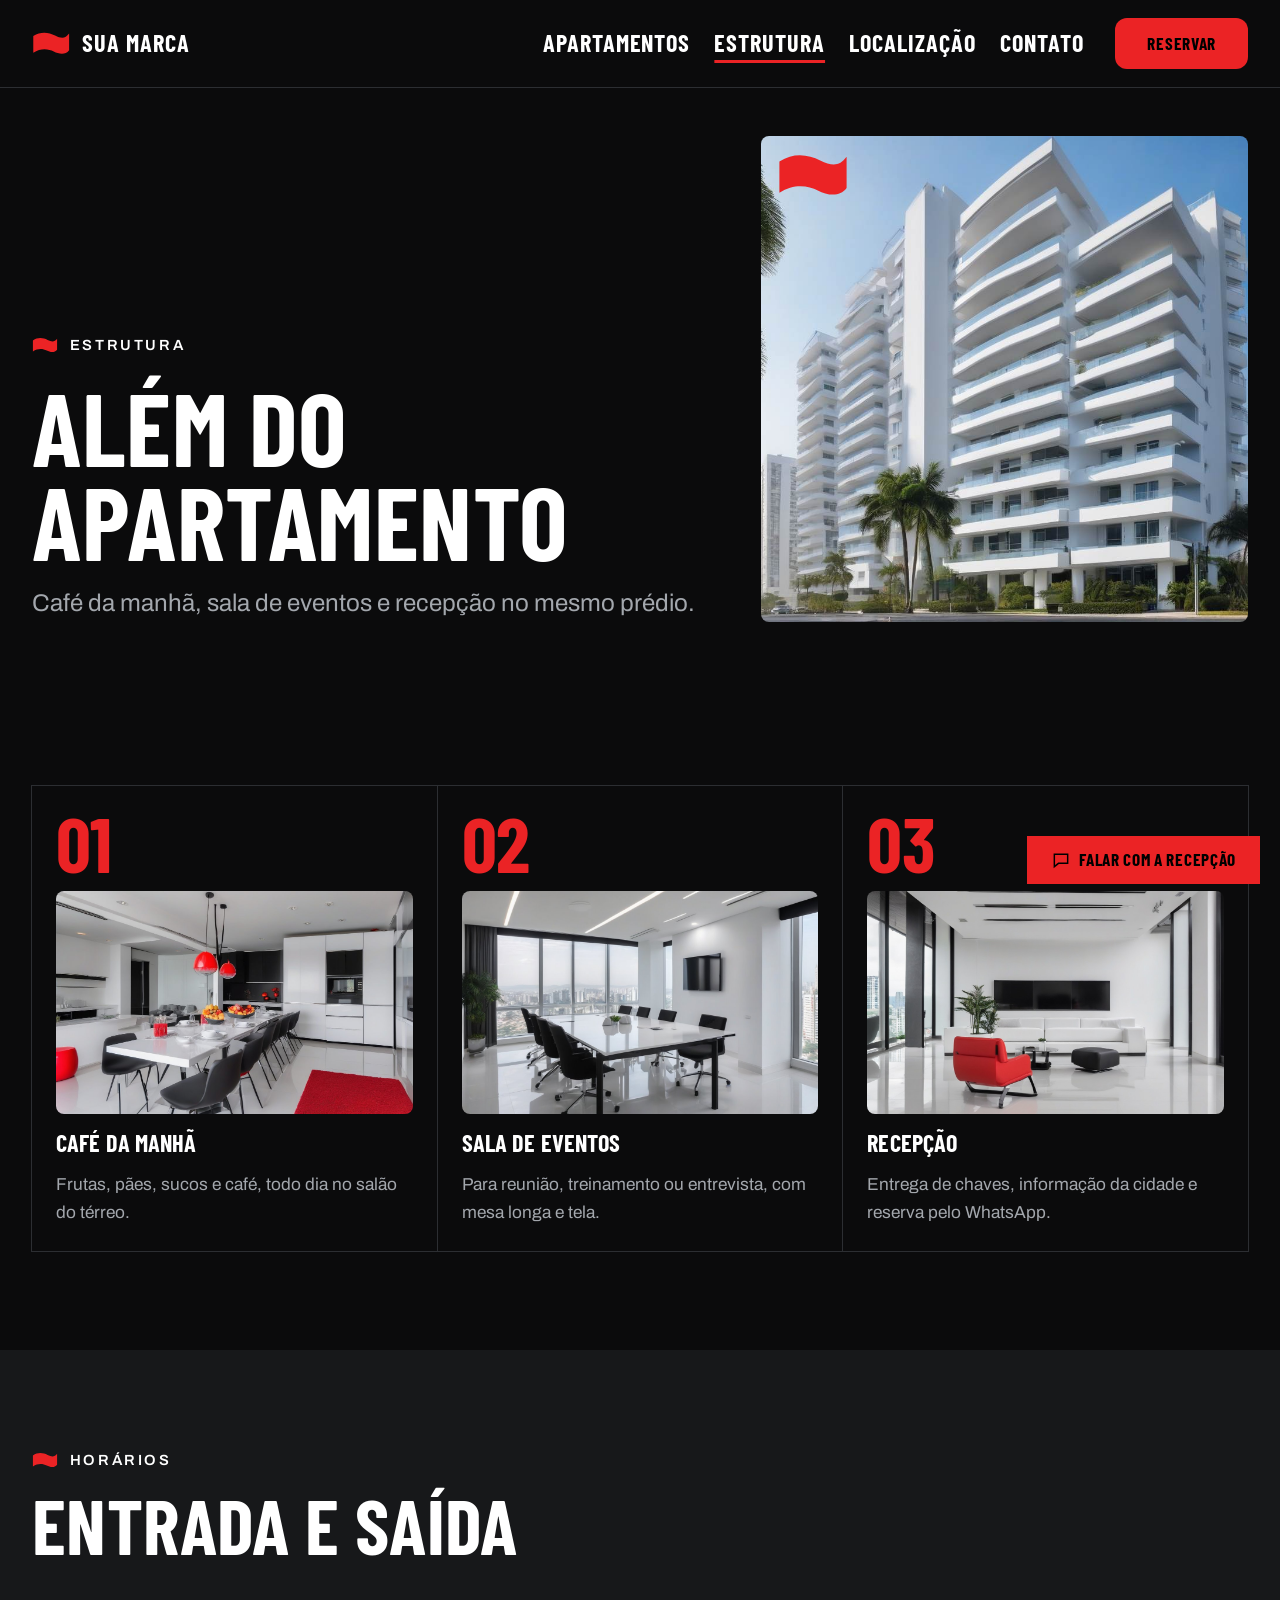
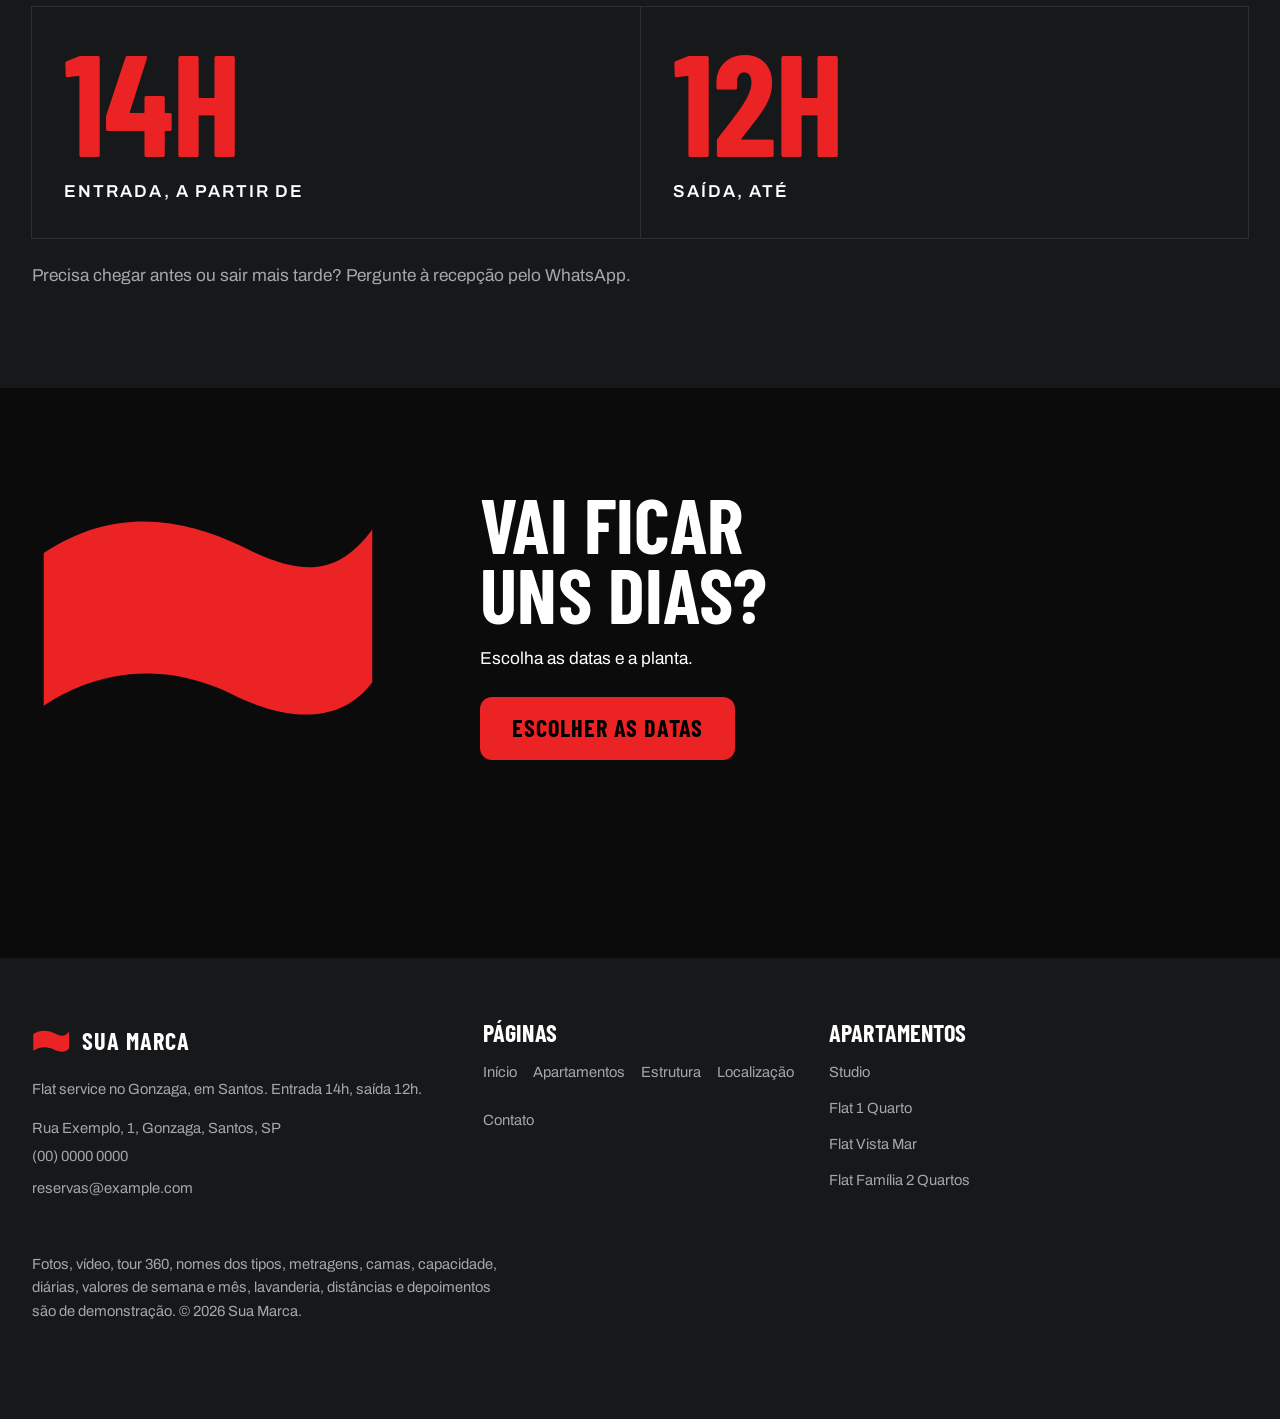
<file: estrutura.html>
<!doctype html>
<html lang="pt-BR">
<head>
<meta charset="utf-8">
<meta name="viewport" content="width=device-width, initial-scale=1">
<title>Café da manhã e sala de eventos | Sua Marca</title>
<meta name="description" content="Café da manhã, sala de eventos e recepção no flat service do Gonzaga, em Santos. Entrada 14h e saída 12h.">
<link rel="canonical" href="https://lugusofficial.github.io/flat-service-santos/estrutura.html">
<meta property="og:type" content="website">
<meta property="og:site_name" content="Sua Marca">
<meta property="og:title" content="Café da manhã e sala de eventos | Sua Marca">
<meta property="og:description" content="Café da manhã, sala de eventos e recepção no flat service do Gonzaga, em Santos. Entrada 14h e saída 12h.">
<meta property="og:url" content="https://lugusofficial.github.io/flat-service-santos/estrutura.html">
<meta property="og:image" content="assets/fachada.jpg">
<meta name="twitter:card" content="summary_large_image">
<meta name="theme-color" content="#0b0b0c">
<link rel="icon" href="assets/favicon.svg" type="image/svg+xml">
<link rel="preconnect" href="https://fonts.googleapis.com">
<link rel="preconnect" href="https://fonts.gstatic.com" crossorigin>
<link rel="stylesheet" href="https://fonts.googleapis.com/css2?family=Barlow+Condensed:wght@700&family=Archivo:wght@400;600&display=swap">
<link rel="stylesheet" href="css/tokens.css?v=4b7192af">
<link rel="stylesheet" href="css/base.css?v=050fb767">
<link rel="stylesheet" href="css/site.css?v=db45682c">
<script type="application/ld+json">{"@context": "https://schema.org", "@type": "Hotel", "name": "Sua Marca", "description": "Flat service com apartamentos de sala, cozinha compacta e quarto no Gonzaga, em Santos.", "url": "https://lugusofficial.github.io/flat-service-santos/", "telephone": "+0000000000", "email": "reservas@example.com", "checkinTime": "14:00", "checkoutTime": "12:00", "address": {"@type": "PostalAddress", "streetAddress": "Rua Exemplo, 1", "addressLocality": "Santos", "addressRegion": "SP", "addressCountry": "BR"}, "amenityFeature": [{"@type": "LocationFeatureSpecification", "name": "Cozinha compacta", "value": true}, {"@type": "LocationFeatureSpecification", "name": "Café da manhã", "value": true}, {"@type": "LocationFeatureSpecification", "name": "Sala de eventos", "value": true}, {"@type": "LocationFeatureSpecification", "name": "Wifi grátis", "value": true}]}</script>
<script src="js/main.js?v=2a4c74f6" defer></script>
<script src="js/atendente.js?v=bc382a31" defer></script>
</head>
<body>
<a class="skip-link" href="#main">Pular para o conteúdo</a>
<header class="site-header">
  <div class="container site-header__inner">
    <a class="brand" href="index.html" aria-label="Sua Marca, página inicial"><svg class="brand__bandeira" viewBox="0 0 60 40" aria-hidden="true" focusable="false"><path d="M2 8C14 0 26 2 36 7s16 5 22-3v26c-6 8-16 6-24 2S14 26 2 34z" fill="currentColor"/></svg><span>Sua Marca</span></a>
    <button class="nav-toggle" type="button" aria-expanded="false" aria-controls="site-nav">
      <svg class="icon icon--menu" viewBox="0 0 24 24" aria-hidden="true" focusable="false"><path d="M4 7h16M4 12h16M4 17h16"/></svg>
      <svg class="icon icon--close" viewBox="0 0 24 24" aria-hidden="true" focusable="false" hidden><path d="M6 6l12 12M18 6L6 18"/></svg>
      <span class="visually-hidden">Menu</span>
    </button>
    <nav class="site-nav" id="site-nav" aria-label="Principal" data-open="false">
      <ul><li><a href="apartamentos.html">Apartamentos</a></li><li><a href="estrutura.html" aria-current="page">Estrutura</a></li><li><a href="localizacao.html">Localização</a></li><li><a href="contato.html">Contato</a></li></ul>
      <a class="btn btn--primary" href="index.html#reservar">Reservar</a>
    </nav>
  </div>
</header>
<main id="main">
  <section class="topo hero">
    <div class="container">
      <div class="stack">
        <p class="kicker">Estrutura</p>
        <h1>Além do apartamento</h1>
        <p class="lead">Café da manhã, sala de eventos e recepção no mesmo prédio.</p>
        
      </div>
      <div class="topo__foto"><img src="assets/fachada.jpg" alt="Prédio residencial branco e alto com sacadas, palmeiras na calçada e céu azul" width="1216" height="832" decoding="async"></div>
    </div>
  </section>

  <section class="section">
    <div class="container">
      <h2 class="visually-hidden">O que tem no prédio</h2>
      <ol class="estrutura linhas" data-reveal-filhos>
        <li>
          <span class="num">01</span>
          <img src="assets/cafe.jpg" alt="Salão de café com mesas brancas, cadeiras pretas, buffet de frutas e sucos e luminárias vermelhas" width="1216" height="832" loading="lazy" decoding="async">
          <h3>Café da manhã</h3>
          <p>Frutas, pães, sucos e café, todo dia no salão do térreo.</p>
        </li>
        <li>
          <span class="num">02</span>
          <img src="assets/eventos.jpg" alt="Sala de reunião com mesa branca comprida, cadeiras pretas, tela e janela para a cidade" width="1216" height="832" loading="lazy" decoding="async">
          <h3>Sala de eventos</h3>
          <p>Para reunião, treinamento ou entrevista, com mesa longa e tela.</p>
        </li>
        <li>
          <span class="num">03</span>
          <img src="assets/recepcao.jpg" alt="Recepção com piso claro, balcão preto, parede vermelha e sofá grafite" width="1216" height="832" loading="lazy" decoding="async">
          <h3>Recepção</h3>
          <p>Entrega de chaves, informação da cidade e reserva pelo WhatsApp.</p>
        </li>
      </ol>
    </div>
  </section>

  <section class="section faixa">
    <div class="container">
      <div class="cabeca"><p class="kicker">Horários</p><h2>Entrada e saída</h2></div>
      <ul class="numeros linhas">
        <li><span class="num">14h</span>entrada, a partir de</li>
        <li><span class="num">12h</span>saída, até</li>
      </ul>
      <p class="horarios__nota">Precisa chegar antes ou sair mais tarde? Pergunte à recepção pelo WhatsApp.</p>
    </div>
  </section>

  <section class="section chamada">
    <div class="container chamada__grade">
      <span class="bandeira bandeira--grande" aria-hidden="true"></span>
      <div class="stack">
        <h2>Vai ficar uns dias?</h2>
        <p>Escolha as datas e a planta.</p>
        <a class="btn btn--primary" href="index.html#reservar">Escolher as datas</a>
      </div>
    </div>
  </section>
</main>

<div class="atendente" data-atendente data-whatsapp="https://wa.me/0000000000" hidden>
  <button class="atendente__abrir" type="button" data-atendente-abrir aria-expanded="false" aria-controls="atendente-painel">
    <svg class="atendente__icone" viewBox="0 0 24 24" aria-hidden="true" focusable="false"><path d="M4 5h16v11H9l-5 4z"/></svg>
    <span>Falar com a recepção</span>
  </button>
  <div class="atendente__painel" id="atendente-painel" role="dialog" aria-labelledby="atendente-titulo" data-atendente-painel hidden>
    <div class="atendente__topo">
      <p class="atendente__titulo" id="atendente-titulo">Atendente de demonstração</p>
      <button class="atendente__fechar" type="button" data-atendente-fechar>
        <svg class="icon" viewBox="0 0 24 24" aria-hidden="true" focusable="false"><path d="M6 6l12 12M18 6L6 18"/></svg>
        <span class="visually-hidden">Fechar a conversa</span>
      </button>
    </div>
    <ol class="atendente__mensagens" data-atendente-mensagens aria-live="polite"></ol>
    <ul class="atendente__chips" data-atendente-chips></ul>
    <form class="atendente__form" data-atendente-form>
      <label class="visually-hidden" for="atendente-texto">Sua mensagem</label>
      <input id="atendente-texto" type="text" autocomplete="off" maxlength="200" placeholder="Pergunte sobre semana, mês ou diária">
      <button class="atendente__enviar" type="submit">Enviar</button>
    </form>
    <p class="atendente__aviso">Respostas automáticas de demonstração. Para reservar, a conversa segue no WhatsApp.</p>
  </div>
</div>
<footer class="site-footer">
  <div class="container">
    <div class="rodape">
      <div class="stack">
        <a class="brand" href="index.html" aria-label="Sua Marca, página inicial"><svg class="brand__bandeira" viewBox="0 0 60 40" aria-hidden="true" focusable="false"><path d="M2 8C14 0 26 2 36 7s16 5 22-3v26c-6 8-16 6-24 2S14 26 2 34z" fill="currentColor"/></svg><span>Sua Marca</span></a>
        <p>Flat service no Gonzaga, em Santos. Entrada 14h, saída 12h.</p>
        <p>Rua Exemplo, 1, Gonzaga, Santos, SP<br><a href="tel:+0000000000">(00) 0000 0000</a><br><a href="mailto:reservas@example.com">reservas@example.com</a></p>
      </div>
      <nav aria-label="Rodapé">
        <h2>Páginas</h2>
        <ul><li><a href="index.html">Início</a></li><li><a href="apartamentos.html">Apartamentos</a></li><li><a href="estrutura.html">Estrutura</a></li><li><a href="localizacao.html">Localização</a></li><li><a href="contato.html">Contato</a></li></ul>
      </nav>
      <div>
        <h2>Apartamentos</h2>
        <ul><li><a href="studio.html">Studio</a></li><li><a href="flat-1-quarto.html">Flat 1 Quarto</a></li><li><a href="flat-vista-mar.html">Flat Vista Mar</a></li><li><a href="flat-familia.html">Flat Família 2 Quartos</a></li></ul>
      </div>
    </div>
    <p class="rodape__fim">Fotos, vídeo, tour 360, nomes dos tipos, metragens, camas, capacidade, diárias, valores de semana e mês, lavanderia, distâncias e depoimentos são de demonstração. © <span data-year>2026</span> Sua Marca.</p>
  </div>
</footer>
</body>
</html>
</file>
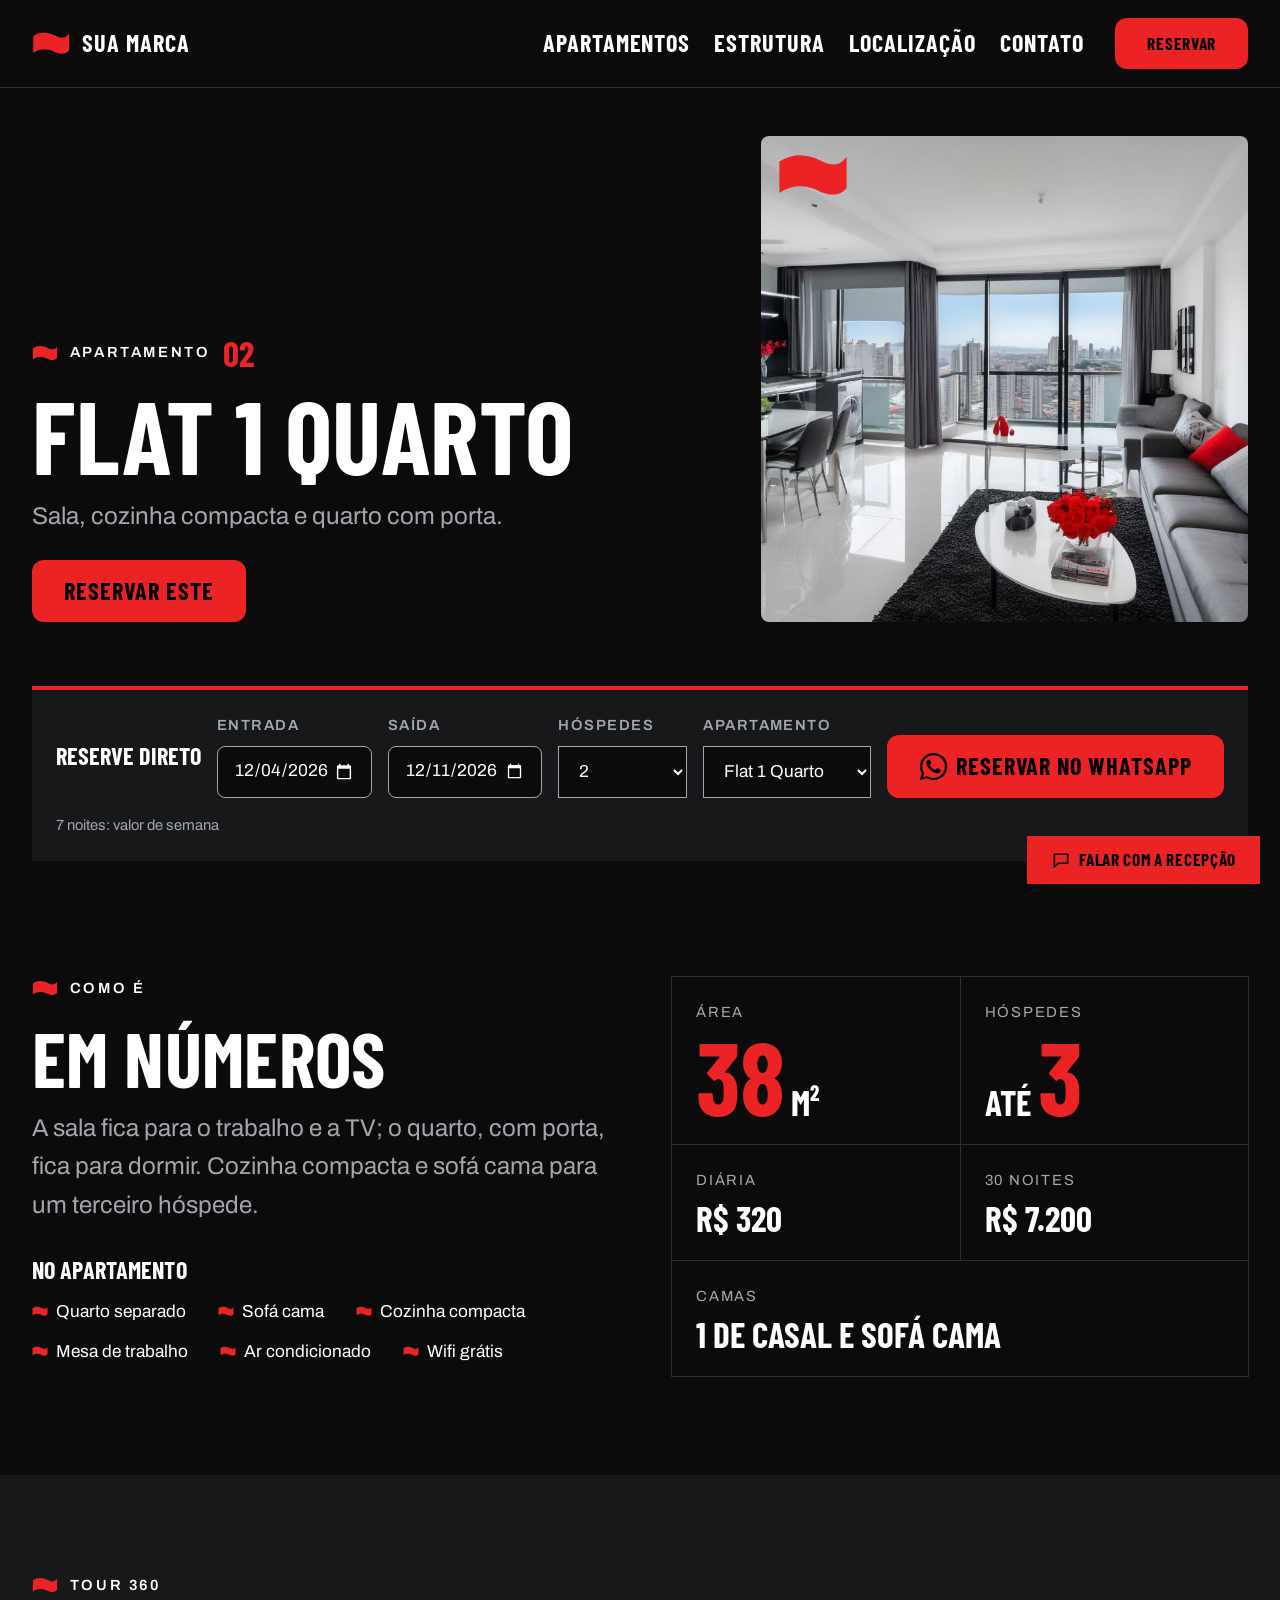
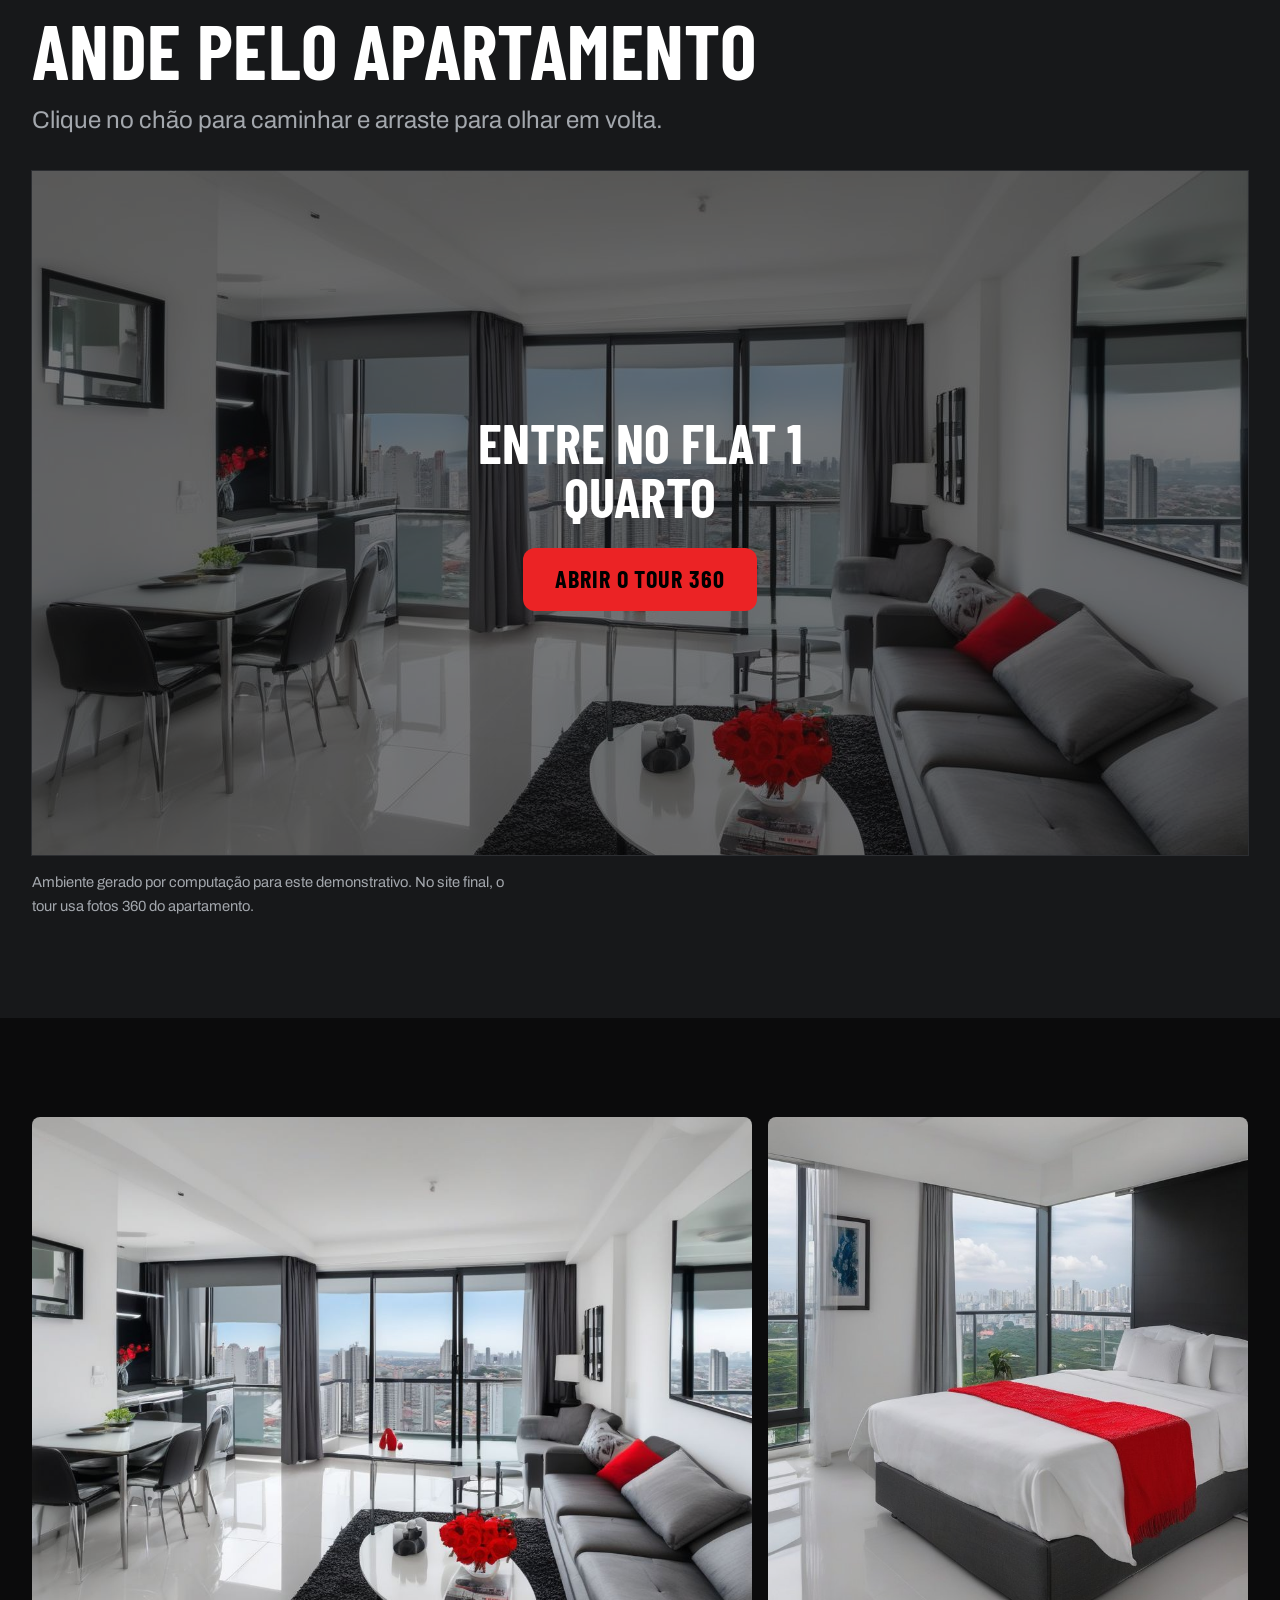
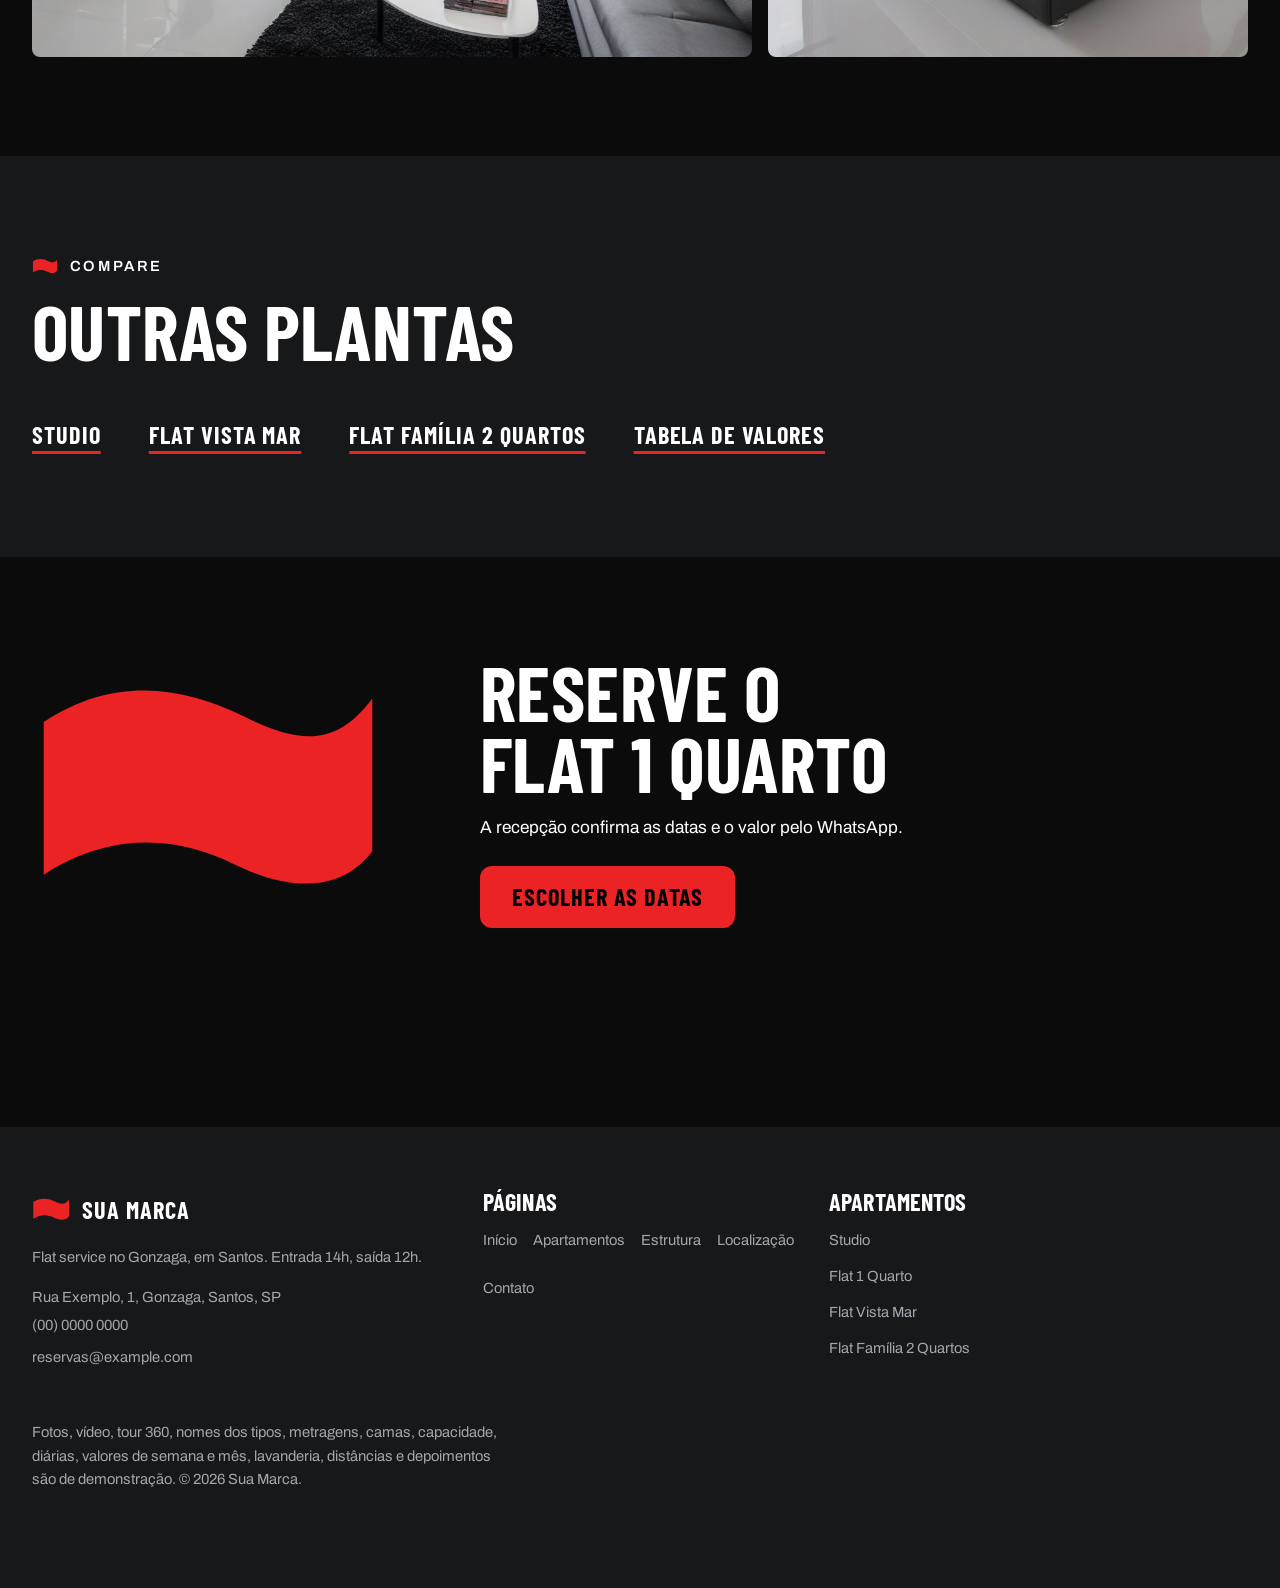
<file: flat-1-quarto.html>
<!doctype html>
<html lang="pt-BR">
<head>
<meta charset="utf-8">
<meta name="viewport" content="width=device-width, initial-scale=1">
<title>Flat 1 Quarto: flat service em Santos | Sua Marca</title>
<meta name="description" content="Flat 1 Quarto no Gonzaga, em Santos: Sala, cozinha compacta e quarto com porta. 38 m², até 3 hóspedes, tour 360 e reserva pelo WhatsApp.">
<link rel="canonical" href="https://lugusofficial.github.io/flat-service-santos/flat-1-quarto.html">
<meta property="og:type" content="website">
<meta property="og:site_name" content="Sua Marca">
<meta property="og:title" content="Flat 1 Quarto: flat service em Santos | Sua Marca">
<meta property="og:description" content="Flat 1 Quarto no Gonzaga, em Santos: Sala, cozinha compacta e quarto com porta. 38 m², até 3 hóspedes, tour 360 e reserva pelo WhatsApp.">
<meta property="og:url" content="https://lugusofficial.github.io/flat-service-santos/flat-1-quarto.html">
<meta property="og:image" content="assets/fachada.jpg">
<meta name="twitter:card" content="summary_large_image">
<meta name="theme-color" content="#0b0b0c">
<link rel="icon" href="assets/favicon.svg" type="image/svg+xml">
<link rel="preconnect" href="https://fonts.googleapis.com">
<link rel="preconnect" href="https://fonts.gstatic.com" crossorigin>
<link rel="stylesheet" href="https://fonts.googleapis.com/css2?family=Barlow+Condensed:wght@700&family=Archivo:wght@400;600&display=swap">
<link rel="stylesheet" href="css/tokens.css?v=4b7192af">
<link rel="stylesheet" href="css/base.css?v=050fb767">
<link rel="stylesheet" href="css/site.css?v=db45682c">
<script type="application/ld+json">{"@context": "https://schema.org", "@type": "Hotel", "name": "Sua Marca", "description": "Flat service com apartamentos de sala, cozinha compacta e quarto no Gonzaga, em Santos.", "url": "https://lugusofficial.github.io/flat-service-santos/", "telephone": "+0000000000", "email": "reservas@example.com", "checkinTime": "14:00", "checkoutTime": "12:00", "address": {"@type": "PostalAddress", "streetAddress": "Rua Exemplo, 1", "addressLocality": "Santos", "addressRegion": "SP", "addressCountry": "BR"}, "amenityFeature": [{"@type": "LocationFeatureSpecification", "name": "Cozinha compacta", "value": true}, {"@type": "LocationFeatureSpecification", "name": "Café da manhã", "value": true}, {"@type": "LocationFeatureSpecification", "name": "Sala de eventos", "value": true}, {"@type": "LocationFeatureSpecification", "name": "Wifi grátis", "value": true}]}</script>
<script type="module" src="js/tour.js?v=74e2d745"></script>
<script src="js/main.js?v=2a4c74f6" defer></script>
<script src="js/atendente.js?v=bc382a31" defer></script>
</head>
<body>
<a class="skip-link" href="#main">Pular para o conteúdo</a>
<header class="site-header">
  <div class="container site-header__inner">
    <a class="brand" href="index.html" aria-label="Sua Marca, página inicial"><svg class="brand__bandeira" viewBox="0 0 60 40" aria-hidden="true" focusable="false"><path d="M2 8C14 0 26 2 36 7s16 5 22-3v26c-6 8-16 6-24 2S14 26 2 34z" fill="currentColor"/></svg><span>Sua Marca</span></a>
    <button class="nav-toggle" type="button" aria-expanded="false" aria-controls="site-nav">
      <svg class="icon icon--menu" viewBox="0 0 24 24" aria-hidden="true" focusable="false"><path d="M4 7h16M4 12h16M4 17h16"/></svg>
      <svg class="icon icon--close" viewBox="0 0 24 24" aria-hidden="true" focusable="false" hidden><path d="M6 6l12 12M18 6L6 18"/></svg>
      <span class="visually-hidden">Menu</span>
    </button>
    <nav class="site-nav" id="site-nav" aria-label="Principal" data-open="false">
      <ul><li><a href="apartamentos.html">Apartamentos</a></li><li><a href="estrutura.html">Estrutura</a></li><li><a href="localizacao.html">Localização</a></li><li><a href="contato.html">Contato</a></li></ul>
      <a class="btn btn--primary" href="#reservar">Reservar</a>
    </nav>
  </div>
</header>
<main id="main">
  <section class="topo hero">
    <div class="container">
      <div class="stack">
        <p class="kicker">Apartamento <span class="kicker__num">02</span></p>
        <h1>Flat 1 Quarto</h1>
        <p class="lead">Sala, cozinha compacta e quarto com porta.</p>
        <div class="cluster"><a class="btn btn--primary" href="#reservar">Reservar este</a></div>
      </div>
      <div class="topo__foto"><img src="assets/umquarto-1.jpg" alt="Sala do flat com sofá grafite, mesa de jantar preta, TV e janelas grandes para a cidade" width="1216" height="832" decoding="async"></div>
    </div>
  </section>

<div class="reserva" id="reservar">
  <form class="container reserva__form" action="contato.html" method="get" data-reserva data-whatsapp="https://wa.me/0000000000">
    <p class="reserva__titulo">Reserve direto</p>
    <div class="field"><label for="r-entrada">Entrada</label><input id="r-entrada" name="entrada" type="date" required></div>
    <div class="field"><label for="r-saida">Saída</label><input id="r-saida" name="saida" type="date" required></div>
    <div class="field"><label for="r-hospedes">Hóspedes</label><select id="r-hospedes" name="hospedes"><option value="1">1</option><option value="2" selected>2</option><option value="3">3</option><option value="4">4</option><option value="5">5</option></select></div>
    <div class="field"><label for="r-apto">Apartamento</label><select id="r-apto" name="apartamento"><option value="">Qualquer um</option><option>Studio</option><option selected>Flat 1 Quarto</option><option>Flat Vista Mar</option><option>Flat Família 2 Quartos</option></select></div>
    <button class="btn btn--primary" type="submit"><svg class="icon icon--wa" viewBox="0 0 24 24" aria-hidden="true" focusable="false"><path d="M17.47 14.38c-.3-.15-1.76-.87-2.03-.97-.27-.1-.47-.15-.67.15-.2.3-.77.97-.94 1.17-.17.2-.35.22-.65.07-.3-.15-1.26-.46-2.4-1.48-.89-.79-1.49-1.77-1.66-2.07-.17-.3-.02-.46.13-.61.13-.13.3-.35.45-.52.15-.17.2-.3.3-.5.1-.2.05-.37-.02-.52-.07-.15-.67-1.62-.92-2.22-.24-.58-.49-.5-.67-.51h-.57c-.2 0-.52.07-.8.37-.27.3-1.04 1.02-1.04 2.48s1.07 2.88 1.21 3.08c.15.2 2.1 3.2 5.08 4.49.71.31 1.26.49 1.69.63.71.23 1.36.2 1.87.12.57-.09 1.76-.72 2.01-1.41.25-.7.25-1.29.17-1.41-.07-.13-.27-.2-.57-.35zM12.05 21.5h-.01a9.4 9.4 0 0 1-4.79-1.31l-.34-.2-3.56.93.95-3.47-.22-.36a9.38 9.38 0 0 1-1.44-5.01c0-5.19 4.23-9.41 9.42-9.41a9.36 9.36 0 0 1 6.66 2.76 9.35 9.35 0 0 1 2.75 6.66c0 5.19-4.23 9.41-9.42 9.41zm8.02-17.43A11.27 11.27 0 0 0 12.05.75C5.8.75.72 5.83.72 12.08c0 2 .52 3.95 1.52 5.66L.62 23.25l5.65-1.48a11.3 11.3 0 0 0 5.78 1.48h.01c6.25 0 11.33-5.08 11.33-11.33 0-3.03-1.18-5.87-3.32-8.01z"/></svg>Reservar no WhatsApp</button>
    <p class="reserva__noites" data-noites aria-live="polite"></p>
  </form>
</div>

  <section class="section">
    <div class="container ficha__grade">
      <div class="stack">
        <p class="kicker">Como é</p>
        <h2>Em números</h2>
        <p class="lead">A sala fica para o trabalho e a TV; o quarto, com porta, fica para dormir. Cozinha compacta e sofá cama para um terceiro hóspede.</p>
        <h3>No apartamento</h3>
        <ul class="comodidades"><li>Quarto separado</li><li>Sofá cama</li><li>Cozinha compacta</li><li>Mesa de trabalho</li><li>Ar condicionado</li><li>Wifi grátis</li></ul>
      </div>
      <dl class="ficha linhas">
        <div><dt>Área</dt><dd><span class="num">38</span> m²</dd></div>
        <div><dt>Hóspedes</dt><dd>até <span class="num">3</span></dd></div>
        <div><dt>Diária</dt><dd>R$ 320</dd></div>
        <div><dt>30 noites</dt><dd>R$ 7.200</dd></div>
        <div class="ficha__largo"><dt>Camas</dt><dd>1 de casal e sofá cama</dd></div>
      </dl>
    </div>
  </section>

  <section class="section faixa" aria-labelledby="tour-titulo">
    <div class="container tour" data-tour>
      <div class="cabeca"><p class="kicker">Tour 360</p><h2 id="tour-titulo">Ande pelo apartamento</h2>
        <p class="lead">Clique no chão para caminhar e arraste para olhar em volta.</p></div>
      <div class="tour__palco" data-tour-palco tabindex="0" aria-label="Tour 360 do apartamento Flat 1 Quarto. Setas ou W A S D andam e giram.">
        <canvas aria-hidden="true"></canvas>
        <div class="tour__portas" data-tour-portas></div>
        <p class="tour__onde" data-tour-onde>Flat 1 Quarto</p>
        <div class="tour__controles">
          <button type="button" data-tour-mov="frente:1" aria-label="Andar para frente"><svg class="icon" viewBox="0 0 24 24" aria-hidden="true" focusable="false"><path d="M12 19V5M6 11l6-6 6 6"/></svg></button>
          <button type="button" data-tour-tela aria-label="Tela cheia"><svg class="icon" viewBox="0 0 24 24" aria-hidden="true" focusable="false"><path d="M4 9V4h5M20 9V4h-5M4 15v5h5M20 15v5h-5"/></svg></button>
          <button type="button" data-tour-mov="giro:-1" aria-label="Girar para a esquerda"><svg class="icon" viewBox="0 0 24 24" aria-hidden="true" focusable="false"><path d="M15 6l-6 6 6 6"/></svg></button>
          <button type="button" data-tour-mov="frente:-1" aria-label="Andar para trás"><svg class="icon" viewBox="0 0 24 24" aria-hidden="true" focusable="false"><path d="M12 5v14M6 13l6 6 6-6"/></svg></button>
          <button type="button" data-tour-mov="giro:1" aria-label="Girar para a direita"><svg class="icon" viewBox="0 0 24 24" aria-hidden="true" focusable="false"><path d="M9 6l6 6-6 6"/></svg></button>
        </div>
        <div class="tour__veu" data-tour-veu aria-hidden="true"></div>
        <div class="tour__capa">
          <img src="assets/umquarto-1.jpg" alt="Sala do flat com sofá grafite, mesa de jantar preta, TV e janelas grandes para a cidade" width="1216" height="832" loading="lazy" decoding="async">
          <div>
            <p>Entre no Flat 1 Quarto</p>
            <button class="btn btn--primary" type="button" data-tour-entrar>Abrir o tour 360</button>
          </div>
        </div>
      </div>
      <p class="visually-hidden" role="status" data-tour-status></p>
      <p class="tour__aviso" data-tour-aviso hidden>O tour não abriu neste navegador. As fotos e a descrição estão nesta página.</p>
      <p class="tour__dica">Ambiente gerado por computação para este demonstrativo. No site final, o tour usa fotos 360 do apartamento.</p>
    </div>
  </section>
<script type="application/json" id="tour-dados">{"inicio": "umquarto", "nos": {"umquarto": {"nome": "Flat 1 Quarto", "olhar": 0.55, "andar": 1.2, "dica": "Clique no chão para andar.", "links": [], "img": "assets/tour/umquarto.jpg", "dist": "assets/tour/umquarto-d.png"}}}</script>

  <section class="section">
    <div class="container">
      <h2 class="visually-hidden">Fotos</h2>
      <div class="galeria" data-reveal-filhos>
        <img src="assets/umquarto-1.jpg" alt="Sala do flat com sofá grafite, mesa de jantar preta, TV e janelas grandes para a cidade" width="1216" height="832" loading="lazy" decoding="async">
        <img src="assets/umquarto-2.jpg" alt="Quarto do flat com cama de casal, roupa branca, manta vermelha e janela para a cidade" width="1216" height="832" loading="lazy" decoding="async">
      </div>
    </div>
  </section>

  <section class="section faixa">
    <div class="container">
      <div class="cabeca"><p class="kicker">Compare</p><h2>Outras plantas</h2></div>
      <div class="outros"><a class="link-seta" href="studio.html">Studio</a><a class="link-seta" href="flat-vista-mar.html">Flat Vista Mar</a><a class="link-seta" href="flat-familia.html">Flat Família 2 Quartos</a><a class="link-seta" href="apartamentos.html#comparar">Tabela de valores</a></div>
    </div>
  </section>

  <section class="section chamada">
    <div class="container chamada__grade">
      <span class="bandeira bandeira--grande" aria-hidden="true"></span>
      <div class="stack">
        <h2>Reserve o Flat 1 Quarto</h2>
        <p>A recepção confirma as datas e o valor pelo WhatsApp.</p>
        <a class="btn btn--primary" href="#reservar">Escolher as datas</a>
      </div>
    </div>
  </section>
</main>

<div class="atendente" data-atendente data-whatsapp="https://wa.me/0000000000" hidden>
  <button class="atendente__abrir" type="button" data-atendente-abrir aria-expanded="false" aria-controls="atendente-painel">
    <svg class="atendente__icone" viewBox="0 0 24 24" aria-hidden="true" focusable="false"><path d="M4 5h16v11H9l-5 4z"/></svg>
    <span>Falar com a recepção</span>
  </button>
  <div class="atendente__painel" id="atendente-painel" role="dialog" aria-labelledby="atendente-titulo" data-atendente-painel hidden>
    <div class="atendente__topo">
      <p class="atendente__titulo" id="atendente-titulo">Atendente de demonstração</p>
      <button class="atendente__fechar" type="button" data-atendente-fechar>
        <svg class="icon" viewBox="0 0 24 24" aria-hidden="true" focusable="false"><path d="M6 6l12 12M18 6L6 18"/></svg>
        <span class="visually-hidden">Fechar a conversa</span>
      </button>
    </div>
    <ol class="atendente__mensagens" data-atendente-mensagens aria-live="polite"></ol>
    <ul class="atendente__chips" data-atendente-chips></ul>
    <form class="atendente__form" data-atendente-form>
      <label class="visually-hidden" for="atendente-texto">Sua mensagem</label>
      <input id="atendente-texto" type="text" autocomplete="off" maxlength="200" placeholder="Pergunte sobre semana, mês ou diária">
      <button class="atendente__enviar" type="submit">Enviar</button>
    </form>
    <p class="atendente__aviso">Respostas automáticas de demonstração. Para reservar, a conversa segue no WhatsApp.</p>
  </div>
</div>
<footer class="site-footer">
  <div class="container">
    <div class="rodape">
      <div class="stack">
        <a class="brand" href="index.html" aria-label="Sua Marca, página inicial"><svg class="brand__bandeira" viewBox="0 0 60 40" aria-hidden="true" focusable="false"><path d="M2 8C14 0 26 2 36 7s16 5 22-3v26c-6 8-16 6-24 2S14 26 2 34z" fill="currentColor"/></svg><span>Sua Marca</span></a>
        <p>Flat service no Gonzaga, em Santos. Entrada 14h, saída 12h.</p>
        <p>Rua Exemplo, 1, Gonzaga, Santos, SP<br><a href="tel:+0000000000">(00) 0000 0000</a><br><a href="mailto:reservas@example.com">reservas@example.com</a></p>
      </div>
      <nav aria-label="Rodapé">
        <h2>Páginas</h2>
        <ul><li><a href="index.html">Início</a></li><li><a href="apartamentos.html">Apartamentos</a></li><li><a href="estrutura.html">Estrutura</a></li><li><a href="localizacao.html">Localização</a></li><li><a href="contato.html">Contato</a></li></ul>
      </nav>
      <div>
        <h2>Apartamentos</h2>
        <ul><li><a href="studio.html">Studio</a></li><li><a href="flat-1-quarto.html">Flat 1 Quarto</a></li><li><a href="flat-vista-mar.html">Flat Vista Mar</a></li><li><a href="flat-familia.html">Flat Família 2 Quartos</a></li></ul>
      </div>
    </div>
    <p class="rodape__fim">Fotos, vídeo, tour 360, nomes dos tipos, metragens, camas, capacidade, diárias, valores de semana e mês, lavanderia, distâncias e depoimentos são de demonstração. © <span data-year>2026</span> Sua Marca.</p>
  </div>
</footer>
</body>
</html>
</file>
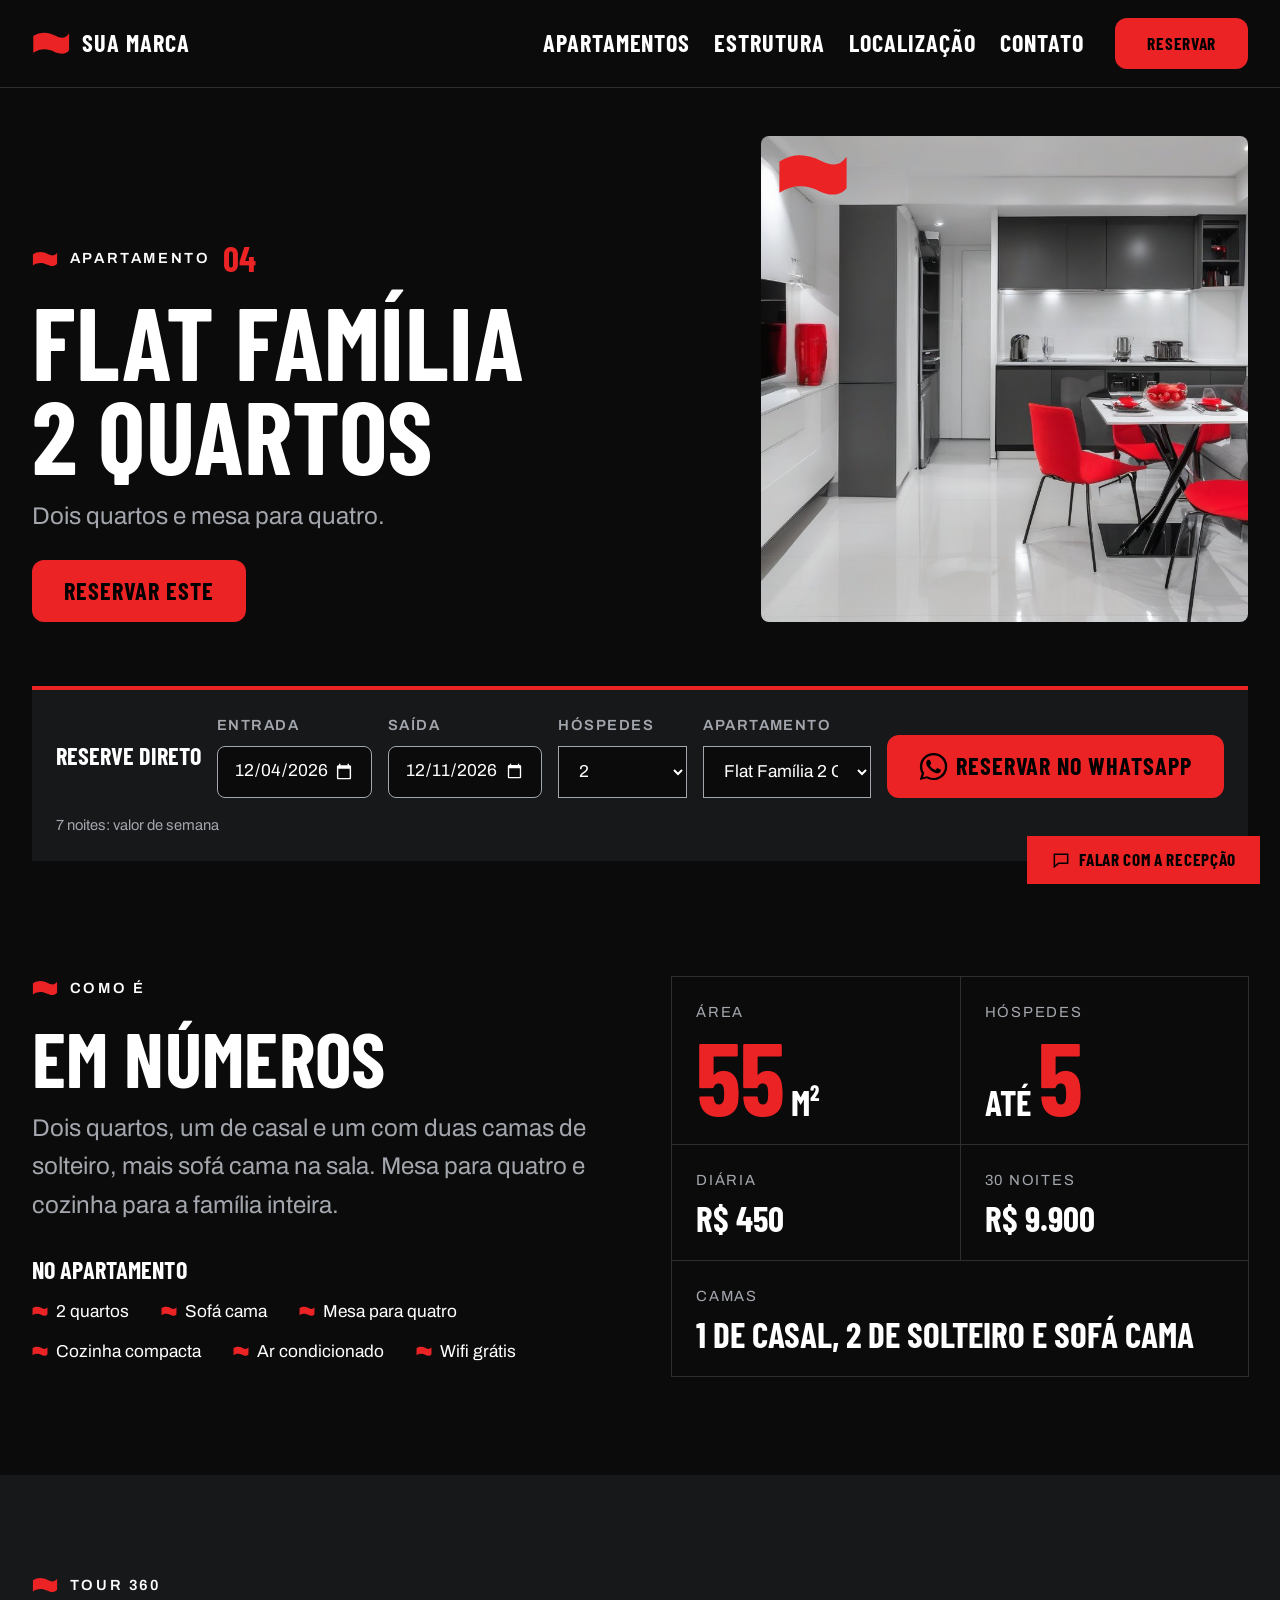
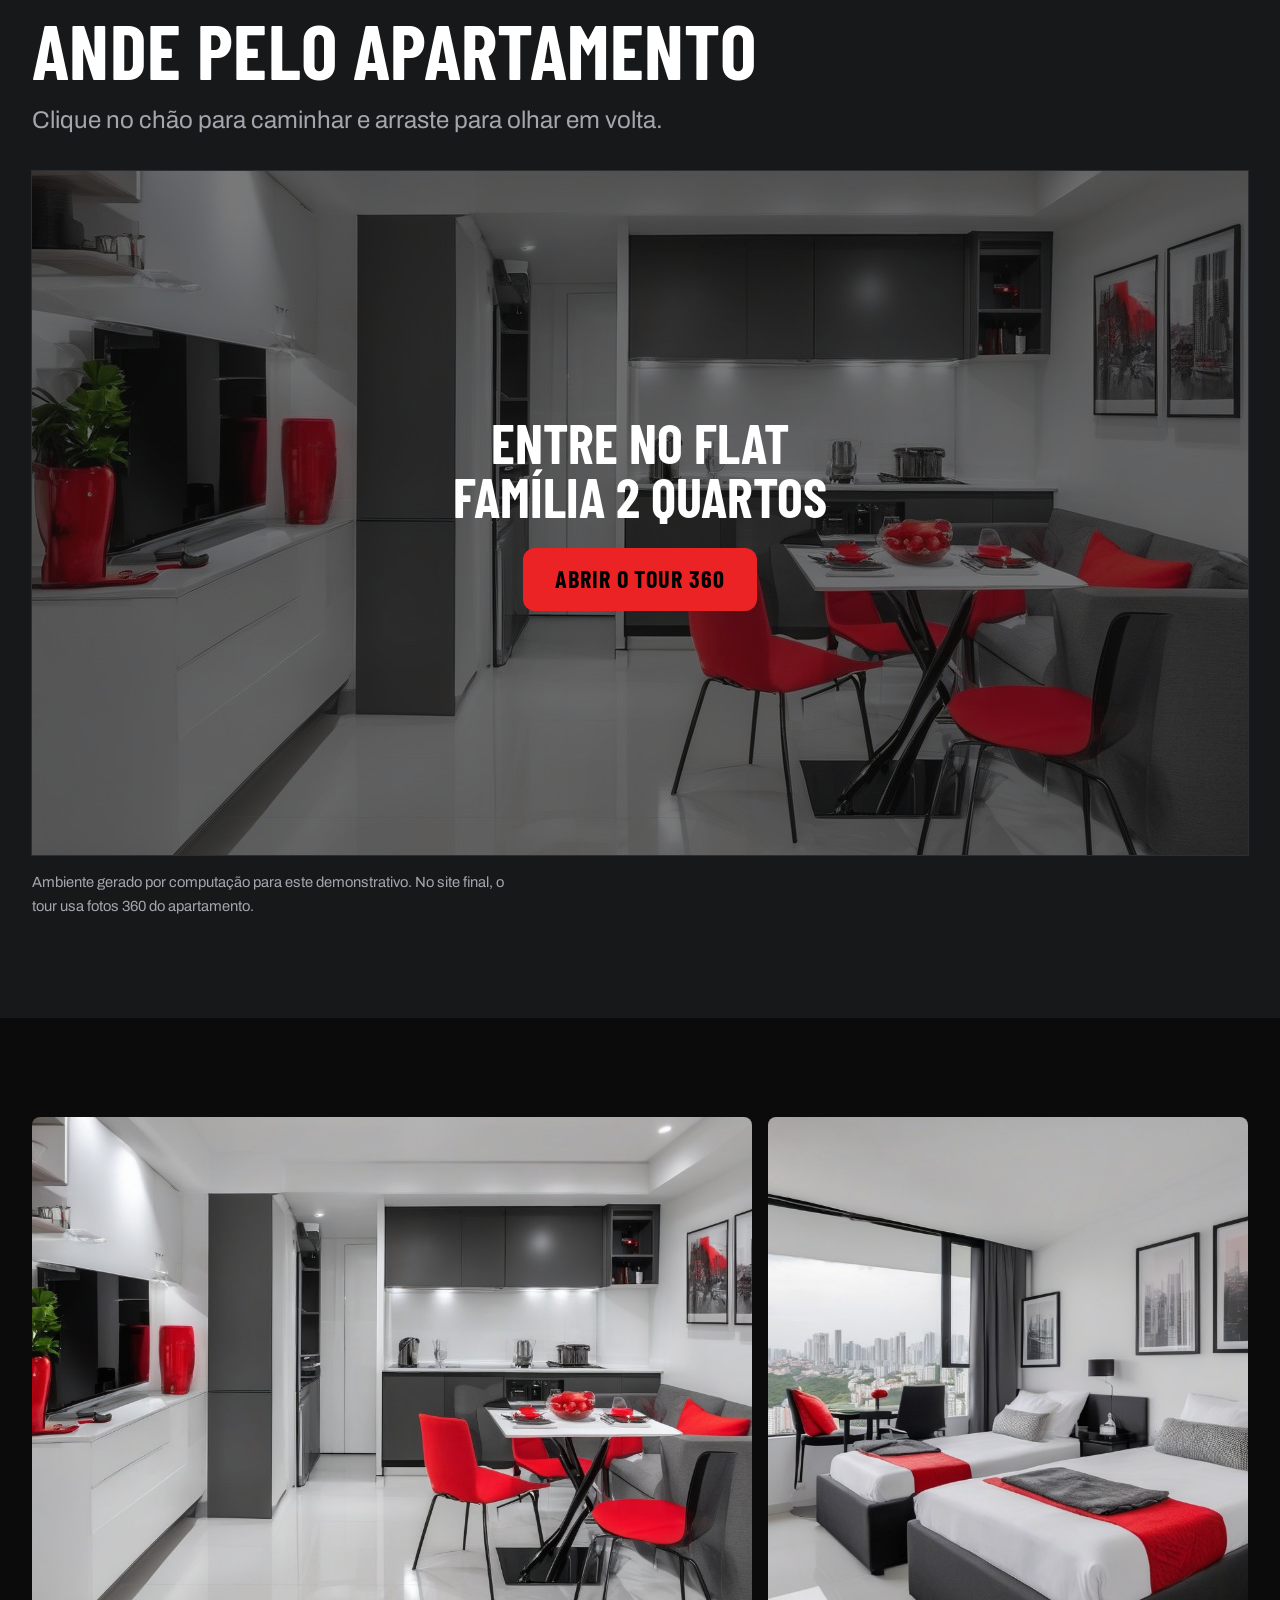
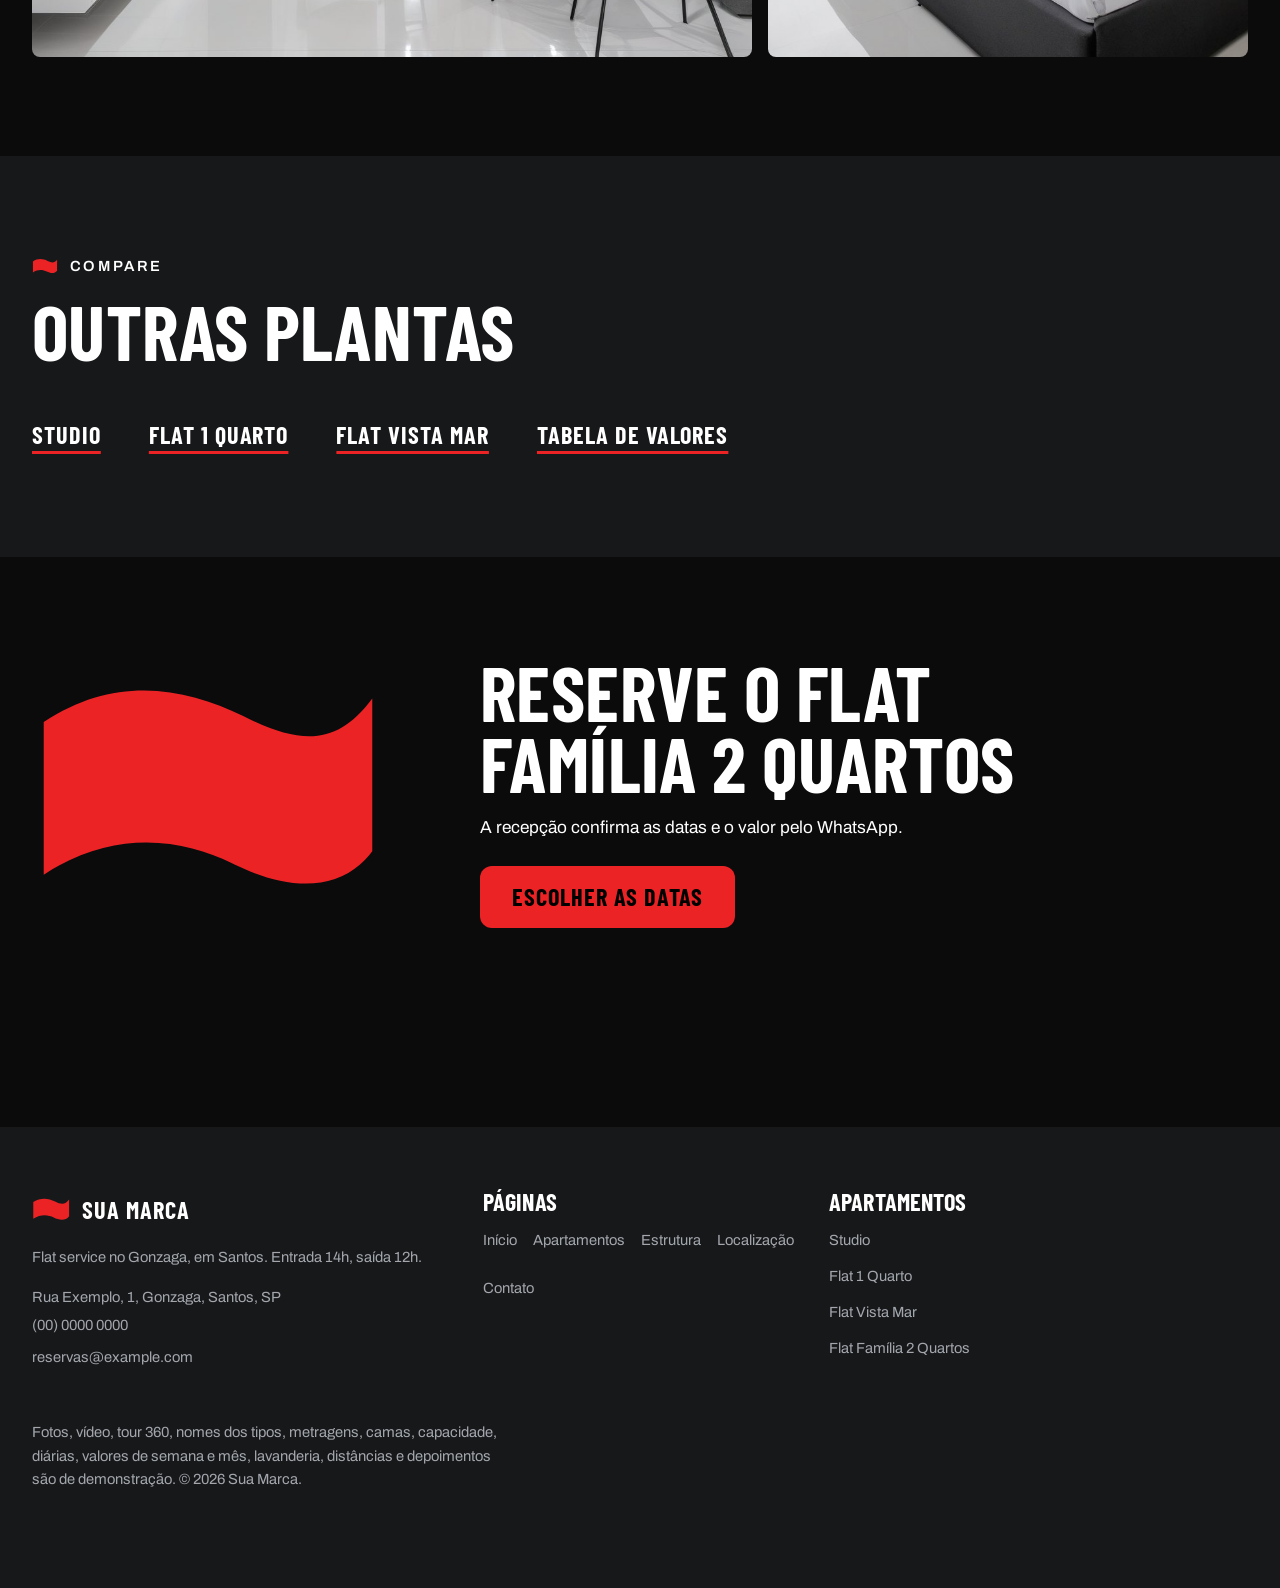
<file: flat-familia.html>
<!doctype html>
<html lang="pt-BR">
<head>
<meta charset="utf-8">
<meta name="viewport" content="width=device-width, initial-scale=1">
<title>Flat Família 2 Quartos: flat service em Santos | Sua Marca</title>
<meta name="description" content="Flat Família 2 Quartos no Gonzaga, em Santos: Dois quartos e mesa para quatro. 55 m², até 5 hóspedes, tour 360 e reserva pelo WhatsApp.">
<link rel="canonical" href="https://lugusofficial.github.io/flat-service-santos/flat-familia.html">
<meta property="og:type" content="website">
<meta property="og:site_name" content="Sua Marca">
<meta property="og:title" content="Flat Família 2 Quartos: flat service em Santos | Sua Marca">
<meta property="og:description" content="Flat Família 2 Quartos no Gonzaga, em Santos: Dois quartos e mesa para quatro. 55 m², até 5 hóspedes, tour 360 e reserva pelo WhatsApp.">
<meta property="og:url" content="https://lugusofficial.github.io/flat-service-santos/flat-familia.html">
<meta property="og:image" content="assets/fachada.jpg">
<meta name="twitter:card" content="summary_large_image">
<meta name="theme-color" content="#0b0b0c">
<link rel="icon" href="assets/favicon.svg" type="image/svg+xml">
<link rel="preconnect" href="https://fonts.googleapis.com">
<link rel="preconnect" href="https://fonts.gstatic.com" crossorigin>
<link rel="stylesheet" href="https://fonts.googleapis.com/css2?family=Barlow+Condensed:wght@700&family=Archivo:wght@400;600&display=swap">
<link rel="stylesheet" href="css/tokens.css?v=4b7192af">
<link rel="stylesheet" href="css/base.css?v=050fb767">
<link rel="stylesheet" href="css/site.css?v=db45682c">
<script type="application/ld+json">{"@context": "https://schema.org", "@type": "Hotel", "name": "Sua Marca", "description": "Flat service com apartamentos de sala, cozinha compacta e quarto no Gonzaga, em Santos.", "url": "https://lugusofficial.github.io/flat-service-santos/", "telephone": "+0000000000", "email": "reservas@example.com", "checkinTime": "14:00", "checkoutTime": "12:00", "address": {"@type": "PostalAddress", "streetAddress": "Rua Exemplo, 1", "addressLocality": "Santos", "addressRegion": "SP", "addressCountry": "BR"}, "amenityFeature": [{"@type": "LocationFeatureSpecification", "name": "Cozinha compacta", "value": true}, {"@type": "LocationFeatureSpecification", "name": "Café da manhã", "value": true}, {"@type": "LocationFeatureSpecification", "name": "Sala de eventos", "value": true}, {"@type": "LocationFeatureSpecification", "name": "Wifi grátis", "value": true}]}</script>
<script type="module" src="js/tour.js?v=74e2d745"></script>
<script src="js/main.js?v=2a4c74f6" defer></script>
<script src="js/atendente.js?v=bc382a31" defer></script>
</head>
<body>
<a class="skip-link" href="#main">Pular para o conteúdo</a>
<header class="site-header">
  <div class="container site-header__inner">
    <a class="brand" href="index.html" aria-label="Sua Marca, página inicial"><svg class="brand__bandeira" viewBox="0 0 60 40" aria-hidden="true" focusable="false"><path d="M2 8C14 0 26 2 36 7s16 5 22-3v26c-6 8-16 6-24 2S14 26 2 34z" fill="currentColor"/></svg><span>Sua Marca</span></a>
    <button class="nav-toggle" type="button" aria-expanded="false" aria-controls="site-nav">
      <svg class="icon icon--menu" viewBox="0 0 24 24" aria-hidden="true" focusable="false"><path d="M4 7h16M4 12h16M4 17h16"/></svg>
      <svg class="icon icon--close" viewBox="0 0 24 24" aria-hidden="true" focusable="false" hidden><path d="M6 6l12 12M18 6L6 18"/></svg>
      <span class="visually-hidden">Menu</span>
    </button>
    <nav class="site-nav" id="site-nav" aria-label="Principal" data-open="false">
      <ul><li><a href="apartamentos.html">Apartamentos</a></li><li><a href="estrutura.html">Estrutura</a></li><li><a href="localizacao.html">Localização</a></li><li><a href="contato.html">Contato</a></li></ul>
      <a class="btn btn--primary" href="#reservar">Reservar</a>
    </nav>
  </div>
</header>
<main id="main">
  <section class="topo hero">
    <div class="container">
      <div class="stack">
        <p class="kicker">Apartamento <span class="kicker__num">04</span></p>
        <h1>Flat Família 2 Quartos</h1>
        <p class="lead">Dois quartos e mesa para quatro.</p>
        <div class="cluster"><a class="btn btn--primary" href="#reservar">Reservar este</a></div>
      </div>
      <div class="topo__foto"><img src="assets/familia-1.jpg" alt="Sala do flat de dois quartos com sofá cama, mesa para quatro e cozinha compacta, decoração branca e grafite" width="1216" height="832" decoding="async"></div>
    </div>
  </section>

<div class="reserva" id="reservar">
  <form class="container reserva__form" action="contato.html" method="get" data-reserva data-whatsapp="https://wa.me/0000000000">
    <p class="reserva__titulo">Reserve direto</p>
    <div class="field"><label for="r-entrada">Entrada</label><input id="r-entrada" name="entrada" type="date" required></div>
    <div class="field"><label for="r-saida">Saída</label><input id="r-saida" name="saida" type="date" required></div>
    <div class="field"><label for="r-hospedes">Hóspedes</label><select id="r-hospedes" name="hospedes"><option value="1">1</option><option value="2" selected>2</option><option value="3">3</option><option value="4">4</option><option value="5">5</option></select></div>
    <div class="field"><label for="r-apto">Apartamento</label><select id="r-apto" name="apartamento"><option value="">Qualquer um</option><option>Studio</option><option>Flat 1 Quarto</option><option>Flat Vista Mar</option><option selected>Flat Família 2 Quartos</option></select></div>
    <button class="btn btn--primary" type="submit"><svg class="icon icon--wa" viewBox="0 0 24 24" aria-hidden="true" focusable="false"><path d="M17.47 14.38c-.3-.15-1.76-.87-2.03-.97-.27-.1-.47-.15-.67.15-.2.3-.77.97-.94 1.17-.17.2-.35.22-.65.07-.3-.15-1.26-.46-2.4-1.48-.89-.79-1.49-1.77-1.66-2.07-.17-.3-.02-.46.13-.61.13-.13.3-.35.45-.52.15-.17.2-.3.3-.5.1-.2.05-.37-.02-.52-.07-.15-.67-1.62-.92-2.22-.24-.58-.49-.5-.67-.51h-.57c-.2 0-.52.07-.8.37-.27.3-1.04 1.02-1.04 2.48s1.07 2.88 1.21 3.08c.15.2 2.1 3.2 5.08 4.49.71.31 1.26.49 1.69.63.71.23 1.36.2 1.87.12.57-.09 1.76-.72 2.01-1.41.25-.7.25-1.29.17-1.41-.07-.13-.27-.2-.57-.35zM12.05 21.5h-.01a9.4 9.4 0 0 1-4.79-1.31l-.34-.2-3.56.93.95-3.47-.22-.36a9.38 9.38 0 0 1-1.44-5.01c0-5.19 4.23-9.41 9.42-9.41a9.36 9.36 0 0 1 6.66 2.76 9.35 9.35 0 0 1 2.75 6.66c0 5.19-4.23 9.41-9.42 9.41zm8.02-17.43A11.27 11.27 0 0 0 12.05.75C5.8.75.72 5.83.72 12.08c0 2 .52 3.95 1.52 5.66L.62 23.25l5.65-1.48a11.3 11.3 0 0 0 5.78 1.48h.01c6.25 0 11.33-5.08 11.33-11.33 0-3.03-1.18-5.87-3.32-8.01z"/></svg>Reservar no WhatsApp</button>
    <p class="reserva__noites" data-noites aria-live="polite"></p>
  </form>
</div>

  <section class="section">
    <div class="container ficha__grade">
      <div class="stack">
        <p class="kicker">Como é</p>
        <h2>Em números</h2>
        <p class="lead">Dois quartos, um de casal e um com duas camas de solteiro, mais sofá cama na sala. Mesa para quatro e cozinha para a família inteira.</p>
        <h3>No apartamento</h3>
        <ul class="comodidades"><li>2 quartos</li><li>Sofá cama</li><li>Mesa para quatro</li><li>Cozinha compacta</li><li>Ar condicionado</li><li>Wifi grátis</li></ul>
      </div>
      <dl class="ficha linhas">
        <div><dt>Área</dt><dd><span class="num">55</span> m²</dd></div>
        <div><dt>Hóspedes</dt><dd>até <span class="num">5</span></dd></div>
        <div><dt>Diária</dt><dd>R$ 450</dd></div>
        <div><dt>30 noites</dt><dd>R$ 9.900</dd></div>
        <div class="ficha__largo"><dt>Camas</dt><dd>1 de casal, 2 de solteiro e sofá cama</dd></div>
      </dl>
    </div>
  </section>

  <section class="section faixa" aria-labelledby="tour-titulo">
    <div class="container tour" data-tour>
      <div class="cabeca"><p class="kicker">Tour 360</p><h2 id="tour-titulo">Ande pelo apartamento</h2>
        <p class="lead">Clique no chão para caminhar e arraste para olhar em volta.</p></div>
      <div class="tour__palco" data-tour-palco tabindex="0" aria-label="Tour 360 do apartamento Flat Família 2 Quartos. Setas ou W A S D andam e giram.">
        <canvas aria-hidden="true"></canvas>
        <div class="tour__portas" data-tour-portas></div>
        <p class="tour__onde" data-tour-onde>Flat Família 2 Quartos</p>
        <div class="tour__controles">
          <button type="button" data-tour-mov="frente:1" aria-label="Andar para frente"><svg class="icon" viewBox="0 0 24 24" aria-hidden="true" focusable="false"><path d="M12 19V5M6 11l6-6 6 6"/></svg></button>
          <button type="button" data-tour-tela aria-label="Tela cheia"><svg class="icon" viewBox="0 0 24 24" aria-hidden="true" focusable="false"><path d="M4 9V4h5M20 9V4h-5M4 15v5h5M20 15v5h-5"/></svg></button>
          <button type="button" data-tour-mov="giro:-1" aria-label="Girar para a esquerda"><svg class="icon" viewBox="0 0 24 24" aria-hidden="true" focusable="false"><path d="M15 6l-6 6 6 6"/></svg></button>
          <button type="button" data-tour-mov="frente:-1" aria-label="Andar para trás"><svg class="icon" viewBox="0 0 24 24" aria-hidden="true" focusable="false"><path d="M12 5v14M6 13l6 6 6-6"/></svg></button>
          <button type="button" data-tour-mov="giro:1" aria-label="Girar para a direita"><svg class="icon" viewBox="0 0 24 24" aria-hidden="true" focusable="false"><path d="M9 6l6 6-6 6"/></svg></button>
        </div>
        <div class="tour__veu" data-tour-veu aria-hidden="true"></div>
        <div class="tour__capa">
          <img src="assets/familia-1.jpg" alt="Sala do flat de dois quartos com sofá cama, mesa para quatro e cozinha compacta, decoração branca e grafite" width="1216" height="832" loading="lazy" decoding="async">
          <div>
            <p>Entre no Flat Família 2 Quartos</p>
            <button class="btn btn--primary" type="button" data-tour-entrar>Abrir o tour 360</button>
          </div>
        </div>
      </div>
      <p class="visually-hidden" role="status" data-tour-status></p>
      <p class="tour__aviso" data-tour-aviso hidden>O tour não abriu neste navegador. As fotos e a descrição estão nesta página.</p>
      <p class="tour__dica">Ambiente gerado por computação para este demonstrativo. No site final, o tour usa fotos 360 do apartamento.</p>
    </div>
  </section>
<script type="application/json" id="tour-dados">{"inicio": "familia", "nos": {"familia": {"nome": "Flat Família 2 Quartos", "olhar": 0.45, "andar": 1.2, "dica": "Clique no chão para andar.", "links": [], "img": "assets/tour/familia.jpg", "dist": "assets/tour/familia-d.png"}}}</script>

  <section class="section">
    <div class="container">
      <h2 class="visually-hidden">Fotos</h2>
      <div class="galeria" data-reveal-filhos>
        <img src="assets/familia-1.jpg" alt="Sala do flat de dois quartos com sofá cama, mesa para quatro e cozinha compacta, decoração branca e grafite" width="1216" height="832" loading="lazy" decoding="async">
        <img src="assets/familia-2.jpg" alt="Segundo quarto com duas camas de solteiro, roupa branca, manta vermelha e janela para a cidade" width="1216" height="832" loading="lazy" decoding="async">
      </div>
    </div>
  </section>

  <section class="section faixa">
    <div class="container">
      <div class="cabeca"><p class="kicker">Compare</p><h2>Outras plantas</h2></div>
      <div class="outros"><a class="link-seta" href="studio.html">Studio</a><a class="link-seta" href="flat-1-quarto.html">Flat 1 Quarto</a><a class="link-seta" href="flat-vista-mar.html">Flat Vista Mar</a><a class="link-seta" href="apartamentos.html#comparar">Tabela de valores</a></div>
    </div>
  </section>

  <section class="section chamada">
    <div class="container chamada__grade">
      <span class="bandeira bandeira--grande" aria-hidden="true"></span>
      <div class="stack">
        <h2>Reserve o Flat Família 2 Quartos</h2>
        <p>A recepção confirma as datas e o valor pelo WhatsApp.</p>
        <a class="btn btn--primary" href="#reservar">Escolher as datas</a>
      </div>
    </div>
  </section>
</main>

<div class="atendente" data-atendente data-whatsapp="https://wa.me/0000000000" hidden>
  <button class="atendente__abrir" type="button" data-atendente-abrir aria-expanded="false" aria-controls="atendente-painel">
    <svg class="atendente__icone" viewBox="0 0 24 24" aria-hidden="true" focusable="false"><path d="M4 5h16v11H9l-5 4z"/></svg>
    <span>Falar com a recepção</span>
  </button>
  <div class="atendente__painel" id="atendente-painel" role="dialog" aria-labelledby="atendente-titulo" data-atendente-painel hidden>
    <div class="atendente__topo">
      <p class="atendente__titulo" id="atendente-titulo">Atendente de demonstração</p>
      <button class="atendente__fechar" type="button" data-atendente-fechar>
        <svg class="icon" viewBox="0 0 24 24" aria-hidden="true" focusable="false"><path d="M6 6l12 12M18 6L6 18"/></svg>
        <span class="visually-hidden">Fechar a conversa</span>
      </button>
    </div>
    <ol class="atendente__mensagens" data-atendente-mensagens aria-live="polite"></ol>
    <ul class="atendente__chips" data-atendente-chips></ul>
    <form class="atendente__form" data-atendente-form>
      <label class="visually-hidden" for="atendente-texto">Sua mensagem</label>
      <input id="atendente-texto" type="text" autocomplete="off" maxlength="200" placeholder="Pergunte sobre semana, mês ou diária">
      <button class="atendente__enviar" type="submit">Enviar</button>
    </form>
    <p class="atendente__aviso">Respostas automáticas de demonstração. Para reservar, a conversa segue no WhatsApp.</p>
  </div>
</div>
<footer class="site-footer">
  <div class="container">
    <div class="rodape">
      <div class="stack">
        <a class="brand" href="index.html" aria-label="Sua Marca, página inicial"><svg class="brand__bandeira" viewBox="0 0 60 40" aria-hidden="true" focusable="false"><path d="M2 8C14 0 26 2 36 7s16 5 22-3v26c-6 8-16 6-24 2S14 26 2 34z" fill="currentColor"/></svg><span>Sua Marca</span></a>
        <p>Flat service no Gonzaga, em Santos. Entrada 14h, saída 12h.</p>
        <p>Rua Exemplo, 1, Gonzaga, Santos, SP<br><a href="tel:+0000000000">(00) 0000 0000</a><br><a href="mailto:reservas@example.com">reservas@example.com</a></p>
      </div>
      <nav aria-label="Rodapé">
        <h2>Páginas</h2>
        <ul><li><a href="index.html">Início</a></li><li><a href="apartamentos.html">Apartamentos</a></li><li><a href="estrutura.html">Estrutura</a></li><li><a href="localizacao.html">Localização</a></li><li><a href="contato.html">Contato</a></li></ul>
      </nav>
      <div>
        <h2>Apartamentos</h2>
        <ul><li><a href="studio.html">Studio</a></li><li><a href="flat-1-quarto.html">Flat 1 Quarto</a></li><li><a href="flat-vista-mar.html">Flat Vista Mar</a></li><li><a href="flat-familia.html">Flat Família 2 Quartos</a></li></ul>
      </div>
    </div>
    <p class="rodape__fim">Fotos, vídeo, tour 360, nomes dos tipos, metragens, camas, capacidade, diárias, valores de semana e mês, lavanderia, distâncias e depoimentos são de demonstração. © <span data-year>2026</span> Sua Marca.</p>
  </div>
</footer>
</body>
</html>
</file>
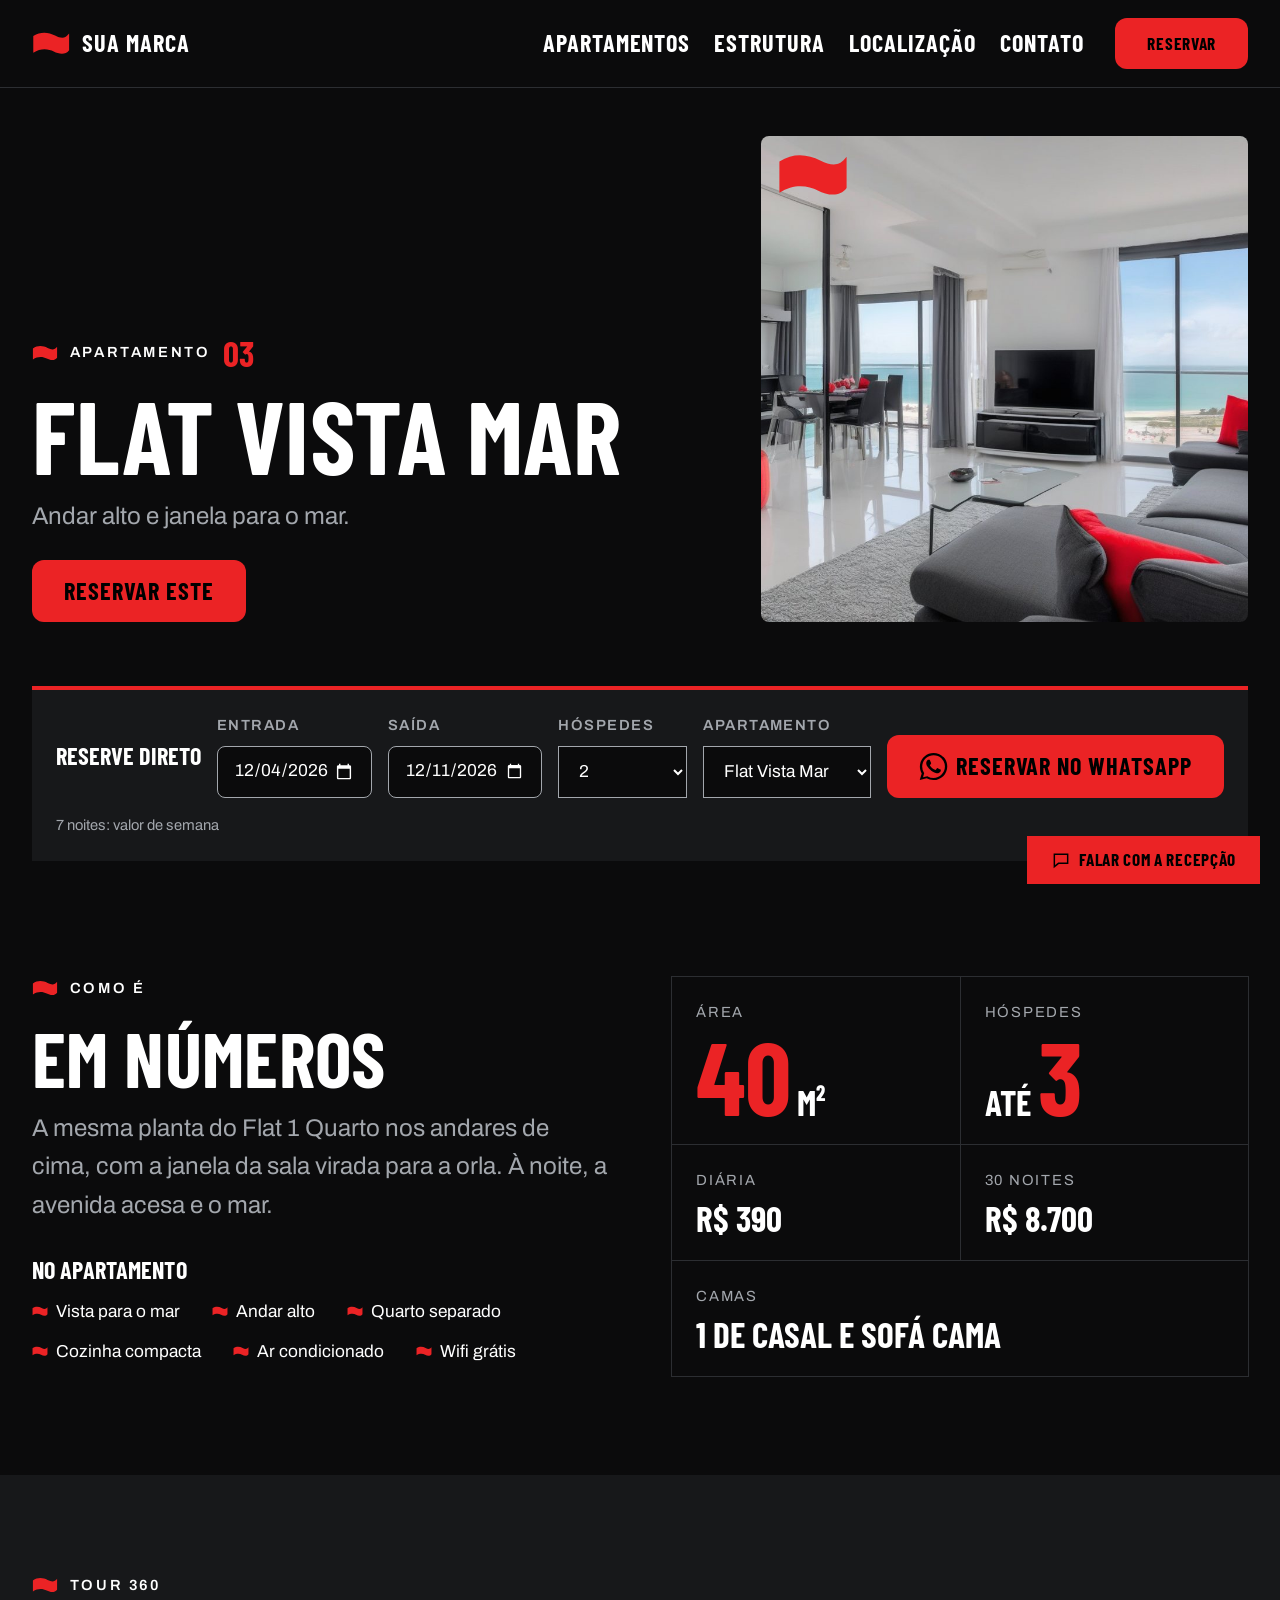
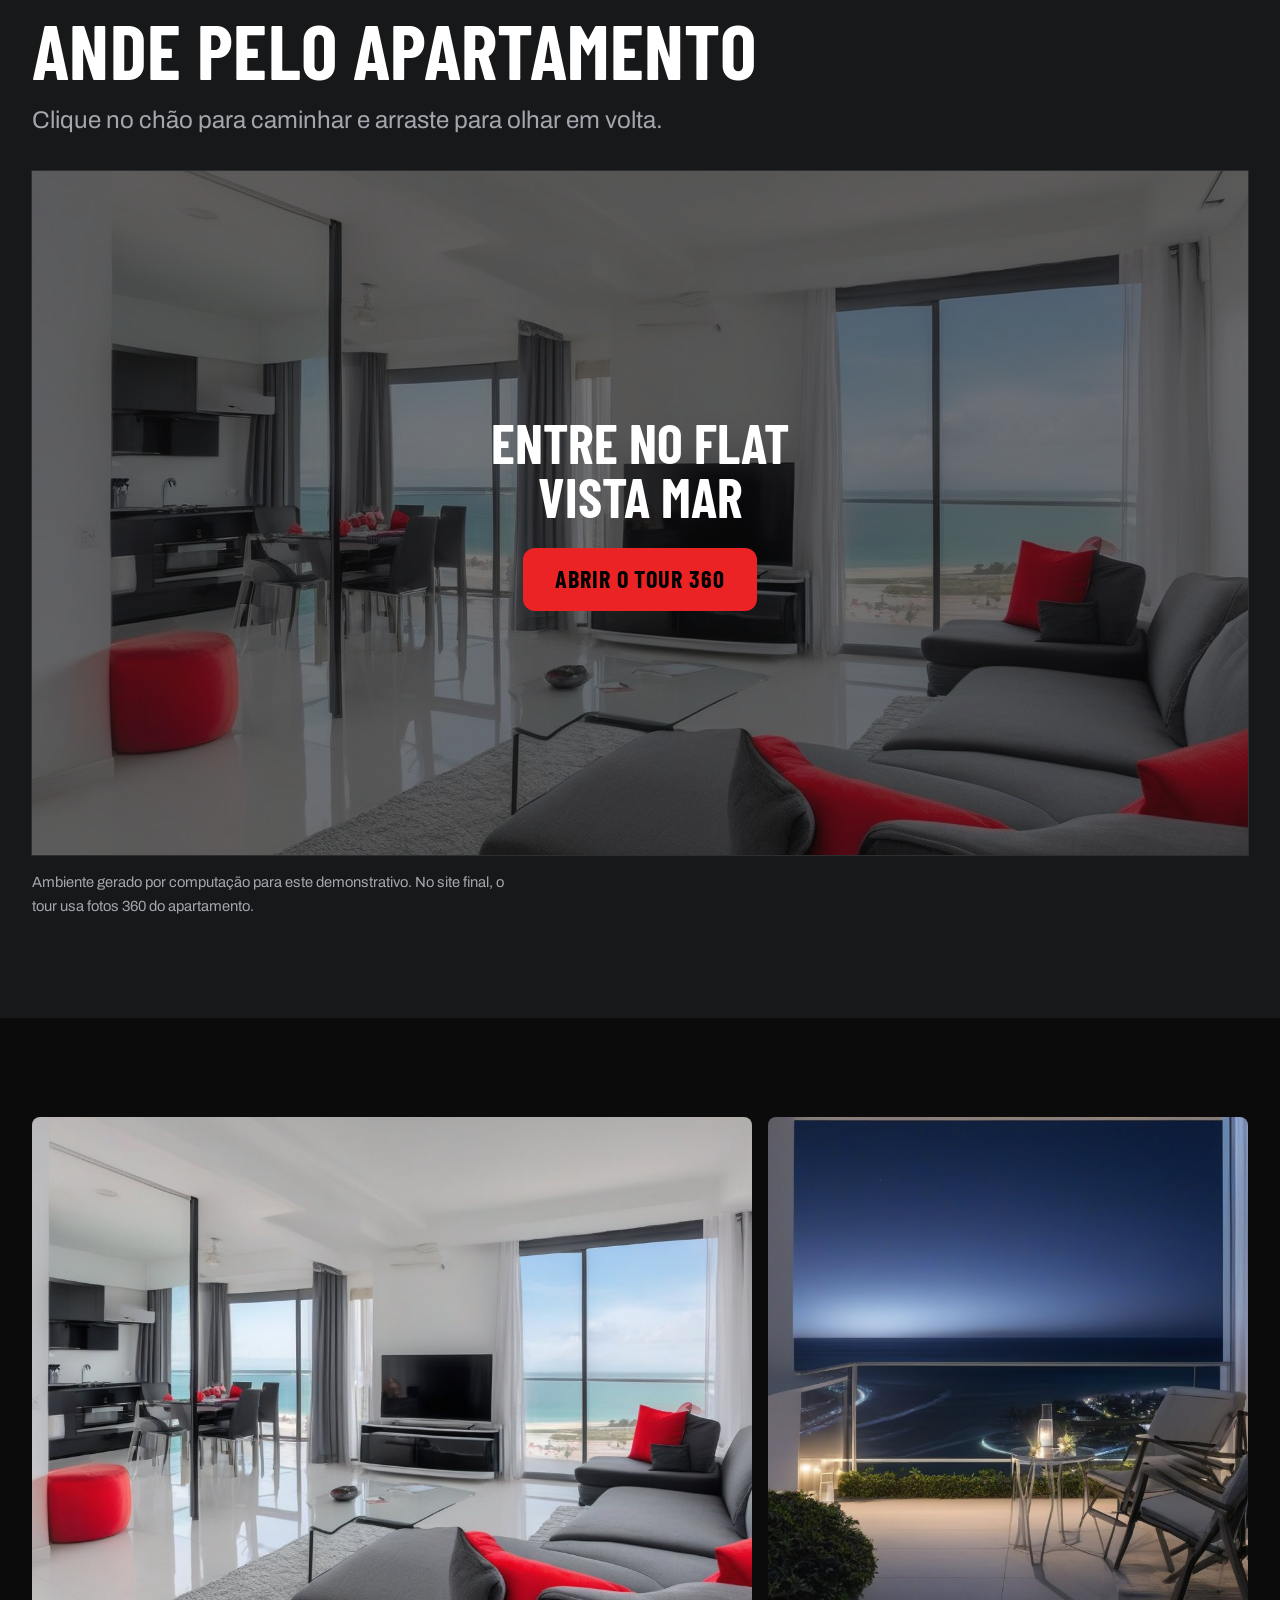
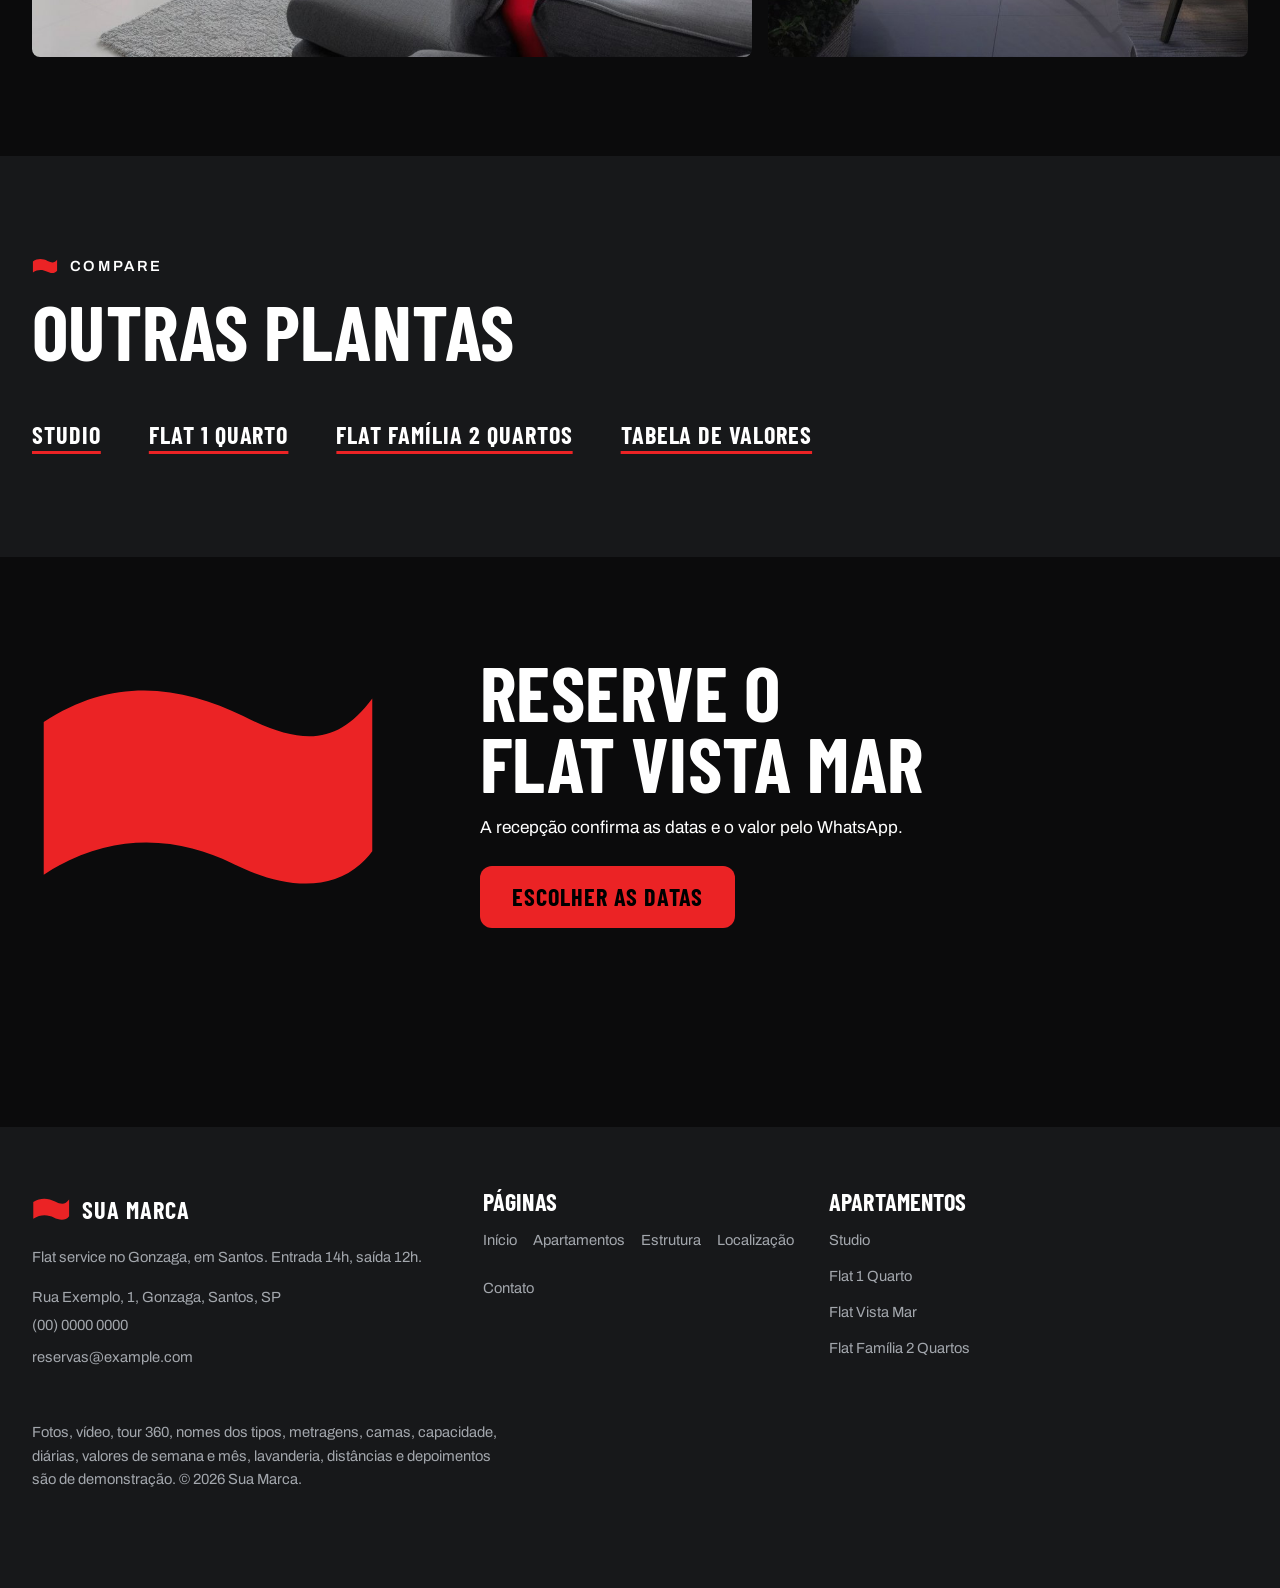
<file: flat-vista-mar.html>
<!doctype html>
<html lang="pt-BR">
<head>
<meta charset="utf-8">
<meta name="viewport" content="width=device-width, initial-scale=1">
<title>Flat Vista Mar: flat service em Santos | Sua Marca</title>
<meta name="description" content="Flat Vista Mar no Gonzaga, em Santos: Andar alto e janela para o mar. 40 m², até 3 hóspedes, tour 360 e reserva pelo WhatsApp.">
<link rel="canonical" href="https://lugusofficial.github.io/flat-service-santos/flat-vista-mar.html">
<meta property="og:type" content="website">
<meta property="og:site_name" content="Sua Marca">
<meta property="og:title" content="Flat Vista Mar: flat service em Santos | Sua Marca">
<meta property="og:description" content="Flat Vista Mar no Gonzaga, em Santos: Andar alto e janela para o mar. 40 m², até 3 hóspedes, tour 360 e reserva pelo WhatsApp.">
<meta property="og:url" content="https://lugusofficial.github.io/flat-service-santos/flat-vista-mar.html">
<meta property="og:image" content="assets/fachada.jpg">
<meta name="twitter:card" content="summary_large_image">
<meta name="theme-color" content="#0b0b0c">
<link rel="icon" href="assets/favicon.svg" type="image/svg+xml">
<link rel="preconnect" href="https://fonts.googleapis.com">
<link rel="preconnect" href="https://fonts.gstatic.com" crossorigin>
<link rel="stylesheet" href="https://fonts.googleapis.com/css2?family=Barlow+Condensed:wght@700&family=Archivo:wght@400;600&display=swap">
<link rel="stylesheet" href="css/tokens.css?v=4b7192af">
<link rel="stylesheet" href="css/base.css?v=050fb767">
<link rel="stylesheet" href="css/site.css?v=db45682c">
<script type="application/ld+json">{"@context": "https://schema.org", "@type": "Hotel", "name": "Sua Marca", "description": "Flat service com apartamentos de sala, cozinha compacta e quarto no Gonzaga, em Santos.", "url": "https://lugusofficial.github.io/flat-service-santos/", "telephone": "+0000000000", "email": "reservas@example.com", "checkinTime": "14:00", "checkoutTime": "12:00", "address": {"@type": "PostalAddress", "streetAddress": "Rua Exemplo, 1", "addressLocality": "Santos", "addressRegion": "SP", "addressCountry": "BR"}, "amenityFeature": [{"@type": "LocationFeatureSpecification", "name": "Cozinha compacta", "value": true}, {"@type": "LocationFeatureSpecification", "name": "Café da manhã", "value": true}, {"@type": "LocationFeatureSpecification", "name": "Sala de eventos", "value": true}, {"@type": "LocationFeatureSpecification", "name": "Wifi grátis", "value": true}]}</script>
<script type="module" src="js/tour.js?v=74e2d745"></script>
<script src="js/main.js?v=2a4c74f6" defer></script>
<script src="js/atendente.js?v=bc382a31" defer></script>
</head>
<body>
<a class="skip-link" href="#main">Pular para o conteúdo</a>
<header class="site-header">
  <div class="container site-header__inner">
    <a class="brand" href="index.html" aria-label="Sua Marca, página inicial"><svg class="brand__bandeira" viewBox="0 0 60 40" aria-hidden="true" focusable="false"><path d="M2 8C14 0 26 2 36 7s16 5 22-3v26c-6 8-16 6-24 2S14 26 2 34z" fill="currentColor"/></svg><span>Sua Marca</span></a>
    <button class="nav-toggle" type="button" aria-expanded="false" aria-controls="site-nav">
      <svg class="icon icon--menu" viewBox="0 0 24 24" aria-hidden="true" focusable="false"><path d="M4 7h16M4 12h16M4 17h16"/></svg>
      <svg class="icon icon--close" viewBox="0 0 24 24" aria-hidden="true" focusable="false" hidden><path d="M6 6l12 12M18 6L6 18"/></svg>
      <span class="visually-hidden">Menu</span>
    </button>
    <nav class="site-nav" id="site-nav" aria-label="Principal" data-open="false">
      <ul><li><a href="apartamentos.html">Apartamentos</a></li><li><a href="estrutura.html">Estrutura</a></li><li><a href="localizacao.html">Localização</a></li><li><a href="contato.html">Contato</a></li></ul>
      <a class="btn btn--primary" href="#reservar">Reservar</a>
    </nav>
  </div>
</header>
<main id="main">
  <section class="topo hero">
    <div class="container">
      <div class="stack">
        <p class="kicker">Apartamento <span class="kicker__num">03</span></p>
        <h1>Flat Vista Mar</h1>
        <p class="lead">Andar alto e janela para o mar.</p>
        <div class="cluster"><a class="btn btn--primary" href="#reservar">Reservar este</a></div>
      </div>
      <div class="topo__foto"><img src="assets/vista-1.jpg" alt="Sala do flat em andar alto com janela para o mar, sofá grafite e almofadas vermelhas" width="1216" height="832" decoding="async"></div>
    </div>
  </section>

<div class="reserva" id="reservar">
  <form class="container reserva__form" action="contato.html" method="get" data-reserva data-whatsapp="https://wa.me/0000000000">
    <p class="reserva__titulo">Reserve direto</p>
    <div class="field"><label for="r-entrada">Entrada</label><input id="r-entrada" name="entrada" type="date" required></div>
    <div class="field"><label for="r-saida">Saída</label><input id="r-saida" name="saida" type="date" required></div>
    <div class="field"><label for="r-hospedes">Hóspedes</label><select id="r-hospedes" name="hospedes"><option value="1">1</option><option value="2" selected>2</option><option value="3">3</option><option value="4">4</option><option value="5">5</option></select></div>
    <div class="field"><label for="r-apto">Apartamento</label><select id="r-apto" name="apartamento"><option value="">Qualquer um</option><option>Studio</option><option>Flat 1 Quarto</option><option selected>Flat Vista Mar</option><option>Flat Família 2 Quartos</option></select></div>
    <button class="btn btn--primary" type="submit"><svg class="icon icon--wa" viewBox="0 0 24 24" aria-hidden="true" focusable="false"><path d="M17.47 14.38c-.3-.15-1.76-.87-2.03-.97-.27-.1-.47-.15-.67.15-.2.3-.77.97-.94 1.17-.17.2-.35.22-.65.07-.3-.15-1.26-.46-2.4-1.48-.89-.79-1.49-1.77-1.66-2.07-.17-.3-.02-.46.13-.61.13-.13.3-.35.45-.52.15-.17.2-.3.3-.5.1-.2.05-.37-.02-.52-.07-.15-.67-1.62-.92-2.22-.24-.58-.49-.5-.67-.51h-.57c-.2 0-.52.07-.8.37-.27.3-1.04 1.02-1.04 2.48s1.07 2.88 1.21 3.08c.15.2 2.1 3.2 5.08 4.49.71.31 1.26.49 1.69.63.71.23 1.36.2 1.87.12.57-.09 1.76-.72 2.01-1.41.25-.7.25-1.29.17-1.41-.07-.13-.27-.2-.57-.35zM12.05 21.5h-.01a9.4 9.4 0 0 1-4.79-1.31l-.34-.2-3.56.93.95-3.47-.22-.36a9.38 9.38 0 0 1-1.44-5.01c0-5.19 4.23-9.41 9.42-9.41a9.36 9.36 0 0 1 6.66 2.76 9.35 9.35 0 0 1 2.75 6.66c0 5.19-4.23 9.41-9.42 9.41zm8.02-17.43A11.27 11.27 0 0 0 12.05.75C5.8.75.72 5.83.72 12.08c0 2 .52 3.95 1.52 5.66L.62 23.25l5.65-1.48a11.3 11.3 0 0 0 5.78 1.48h.01c6.25 0 11.33-5.08 11.33-11.33 0-3.03-1.18-5.87-3.32-8.01z"/></svg>Reservar no WhatsApp</button>
    <p class="reserva__noites" data-noites aria-live="polite"></p>
  </form>
</div>

  <section class="section">
    <div class="container ficha__grade">
      <div class="stack">
        <p class="kicker">Como é</p>
        <h2>Em números</h2>
        <p class="lead">A mesma planta do Flat 1 Quarto nos andares de cima, com a janela da sala virada para a orla. À noite, a avenida acesa e o mar.</p>
        <h3>No apartamento</h3>
        <ul class="comodidades"><li>Vista para o mar</li><li>Andar alto</li><li>Quarto separado</li><li>Cozinha compacta</li><li>Ar condicionado</li><li>Wifi grátis</li></ul>
      </div>
      <dl class="ficha linhas">
        <div><dt>Área</dt><dd><span class="num">40</span> m²</dd></div>
        <div><dt>Hóspedes</dt><dd>até <span class="num">3</span></dd></div>
        <div><dt>Diária</dt><dd>R$ 390</dd></div>
        <div><dt>30 noites</dt><dd>R$ 8.700</dd></div>
        <div class="ficha__largo"><dt>Camas</dt><dd>1 de casal e sofá cama</dd></div>
      </dl>
    </div>
  </section>

  <section class="section faixa" aria-labelledby="tour-titulo">
    <div class="container tour" data-tour>
      <div class="cabeca"><p class="kicker">Tour 360</p><h2 id="tour-titulo">Ande pelo apartamento</h2>
        <p class="lead">Clique no chão para caminhar e arraste para olhar em volta.</p></div>
      <div class="tour__palco" data-tour-palco tabindex="0" aria-label="Tour 360 do apartamento Flat Vista Mar. Setas ou W A S D andam e giram.">
        <canvas aria-hidden="true"></canvas>
        <div class="tour__portas" data-tour-portas></div>
        <p class="tour__onde" data-tour-onde>Flat Vista Mar</p>
        <div class="tour__controles">
          <button type="button" data-tour-mov="frente:1" aria-label="Andar para frente"><svg class="icon" viewBox="0 0 24 24" aria-hidden="true" focusable="false"><path d="M12 19V5M6 11l6-6 6 6"/></svg></button>
          <button type="button" data-tour-tela aria-label="Tela cheia"><svg class="icon" viewBox="0 0 24 24" aria-hidden="true" focusable="false"><path d="M4 9V4h5M20 9V4h-5M4 15v5h5M20 15v5h-5"/></svg></button>
          <button type="button" data-tour-mov="giro:-1" aria-label="Girar para a esquerda"><svg class="icon" viewBox="0 0 24 24" aria-hidden="true" focusable="false"><path d="M15 6l-6 6 6 6"/></svg></button>
          <button type="button" data-tour-mov="frente:-1" aria-label="Andar para trás"><svg class="icon" viewBox="0 0 24 24" aria-hidden="true" focusable="false"><path d="M12 5v14M6 13l6 6 6-6"/></svg></button>
          <button type="button" data-tour-mov="giro:1" aria-label="Girar para a direita"><svg class="icon" viewBox="0 0 24 24" aria-hidden="true" focusable="false"><path d="M9 6l6 6-6 6"/></svg></button>
        </div>
        <div class="tour__veu" data-tour-veu aria-hidden="true"></div>
        <div class="tour__capa">
          <img src="assets/vista-1.jpg" alt="Sala do flat em andar alto com janela para o mar, sofá grafite e almofadas vermelhas" width="1216" height="832" loading="lazy" decoding="async">
          <div>
            <p>Entre no Flat Vista Mar</p>
            <button class="btn btn--primary" type="button" data-tour-entrar>Abrir o tour 360</button>
          </div>
        </div>
      </div>
      <p class="visually-hidden" role="status" data-tour-status></p>
      <p class="tour__aviso" data-tour-aviso hidden>O tour não abriu neste navegador. As fotos e a descrição estão nesta página.</p>
      <p class="tour__dica">Ambiente gerado por computação para este demonstrativo. No site final, o tour usa fotos 360 do apartamento.</p>
    </div>
  </section>
<script type="application/json" id="tour-dados">{"inicio": "vista", "nos": {"vista": {"nome": "Flat Vista Mar", "olhar": 0.25, "andar": 1.2, "dica": "Clique no chão para andar.", "links": [], "img": "assets/tour/vista.jpg", "dist": "assets/tour/vista-d.png"}}}</script>

  <section class="section">
    <div class="container">
      <h2 class="visually-hidden">Fotos</h2>
      <div class="galeria" data-reveal-filhos>
        <img src="assets/vista-1.jpg" alt="Sala do flat em andar alto com janela para o mar, sofá grafite e almofadas vermelhas" width="1216" height="832" loading="lazy" decoding="async">
        <img src="assets/vista-2.jpg" alt="Sacada à noite com mesa e cadeiras, olhando para o mar escuro e as luzes da orla" width="1216" height="832" loading="lazy" decoding="async">
      </div>
    </div>
  </section>

  <section class="section faixa">
    <div class="container">
      <div class="cabeca"><p class="kicker">Compare</p><h2>Outras plantas</h2></div>
      <div class="outros"><a class="link-seta" href="studio.html">Studio</a><a class="link-seta" href="flat-1-quarto.html">Flat 1 Quarto</a><a class="link-seta" href="flat-familia.html">Flat Família 2 Quartos</a><a class="link-seta" href="apartamentos.html#comparar">Tabela de valores</a></div>
    </div>
  </section>

  <section class="section chamada">
    <div class="container chamada__grade">
      <span class="bandeira bandeira--grande" aria-hidden="true"></span>
      <div class="stack">
        <h2>Reserve o Flat Vista Mar</h2>
        <p>A recepção confirma as datas e o valor pelo WhatsApp.</p>
        <a class="btn btn--primary" href="#reservar">Escolher as datas</a>
      </div>
    </div>
  </section>
</main>

<div class="atendente" data-atendente data-whatsapp="https://wa.me/0000000000" hidden>
  <button class="atendente__abrir" type="button" data-atendente-abrir aria-expanded="false" aria-controls="atendente-painel">
    <svg class="atendente__icone" viewBox="0 0 24 24" aria-hidden="true" focusable="false"><path d="M4 5h16v11H9l-5 4z"/></svg>
    <span>Falar com a recepção</span>
  </button>
  <div class="atendente__painel" id="atendente-painel" role="dialog" aria-labelledby="atendente-titulo" data-atendente-painel hidden>
    <div class="atendente__topo">
      <p class="atendente__titulo" id="atendente-titulo">Atendente de demonstração</p>
      <button class="atendente__fechar" type="button" data-atendente-fechar>
        <svg class="icon" viewBox="0 0 24 24" aria-hidden="true" focusable="false"><path d="M6 6l12 12M18 6L6 18"/></svg>
        <span class="visually-hidden">Fechar a conversa</span>
      </button>
    </div>
    <ol class="atendente__mensagens" data-atendente-mensagens aria-live="polite"></ol>
    <ul class="atendente__chips" data-atendente-chips></ul>
    <form class="atendente__form" data-atendente-form>
      <label class="visually-hidden" for="atendente-texto">Sua mensagem</label>
      <input id="atendente-texto" type="text" autocomplete="off" maxlength="200" placeholder="Pergunte sobre semana, mês ou diária">
      <button class="atendente__enviar" type="submit">Enviar</button>
    </form>
    <p class="atendente__aviso">Respostas automáticas de demonstração. Para reservar, a conversa segue no WhatsApp.</p>
  </div>
</div>
<footer class="site-footer">
  <div class="container">
    <div class="rodape">
      <div class="stack">
        <a class="brand" href="index.html" aria-label="Sua Marca, página inicial"><svg class="brand__bandeira" viewBox="0 0 60 40" aria-hidden="true" focusable="false"><path d="M2 8C14 0 26 2 36 7s16 5 22-3v26c-6 8-16 6-24 2S14 26 2 34z" fill="currentColor"/></svg><span>Sua Marca</span></a>
        <p>Flat service no Gonzaga, em Santos. Entrada 14h, saída 12h.</p>
        <p>Rua Exemplo, 1, Gonzaga, Santos, SP<br><a href="tel:+0000000000">(00) 0000 0000</a><br><a href="mailto:reservas@example.com">reservas@example.com</a></p>
      </div>
      <nav aria-label="Rodapé">
        <h2>Páginas</h2>
        <ul><li><a href="index.html">Início</a></li><li><a href="apartamentos.html">Apartamentos</a></li><li><a href="estrutura.html">Estrutura</a></li><li><a href="localizacao.html">Localização</a></li><li><a href="contato.html">Contato</a></li></ul>
      </nav>
      <div>
        <h2>Apartamentos</h2>
        <ul><li><a href="studio.html">Studio</a></li><li><a href="flat-1-quarto.html">Flat 1 Quarto</a></li><li><a href="flat-vista-mar.html">Flat Vista Mar</a></li><li><a href="flat-familia.html">Flat Família 2 Quartos</a></li></ul>
      </div>
    </div>
    <p class="rodape__fim">Fotos, vídeo, tour 360, nomes dos tipos, metragens, camas, capacidade, diárias, valores de semana e mês, lavanderia, distâncias e depoimentos são de demonstração. © <span data-year>2026</span> Sua Marca.</p>
  </div>
</footer>
</body>
</html>
</file>
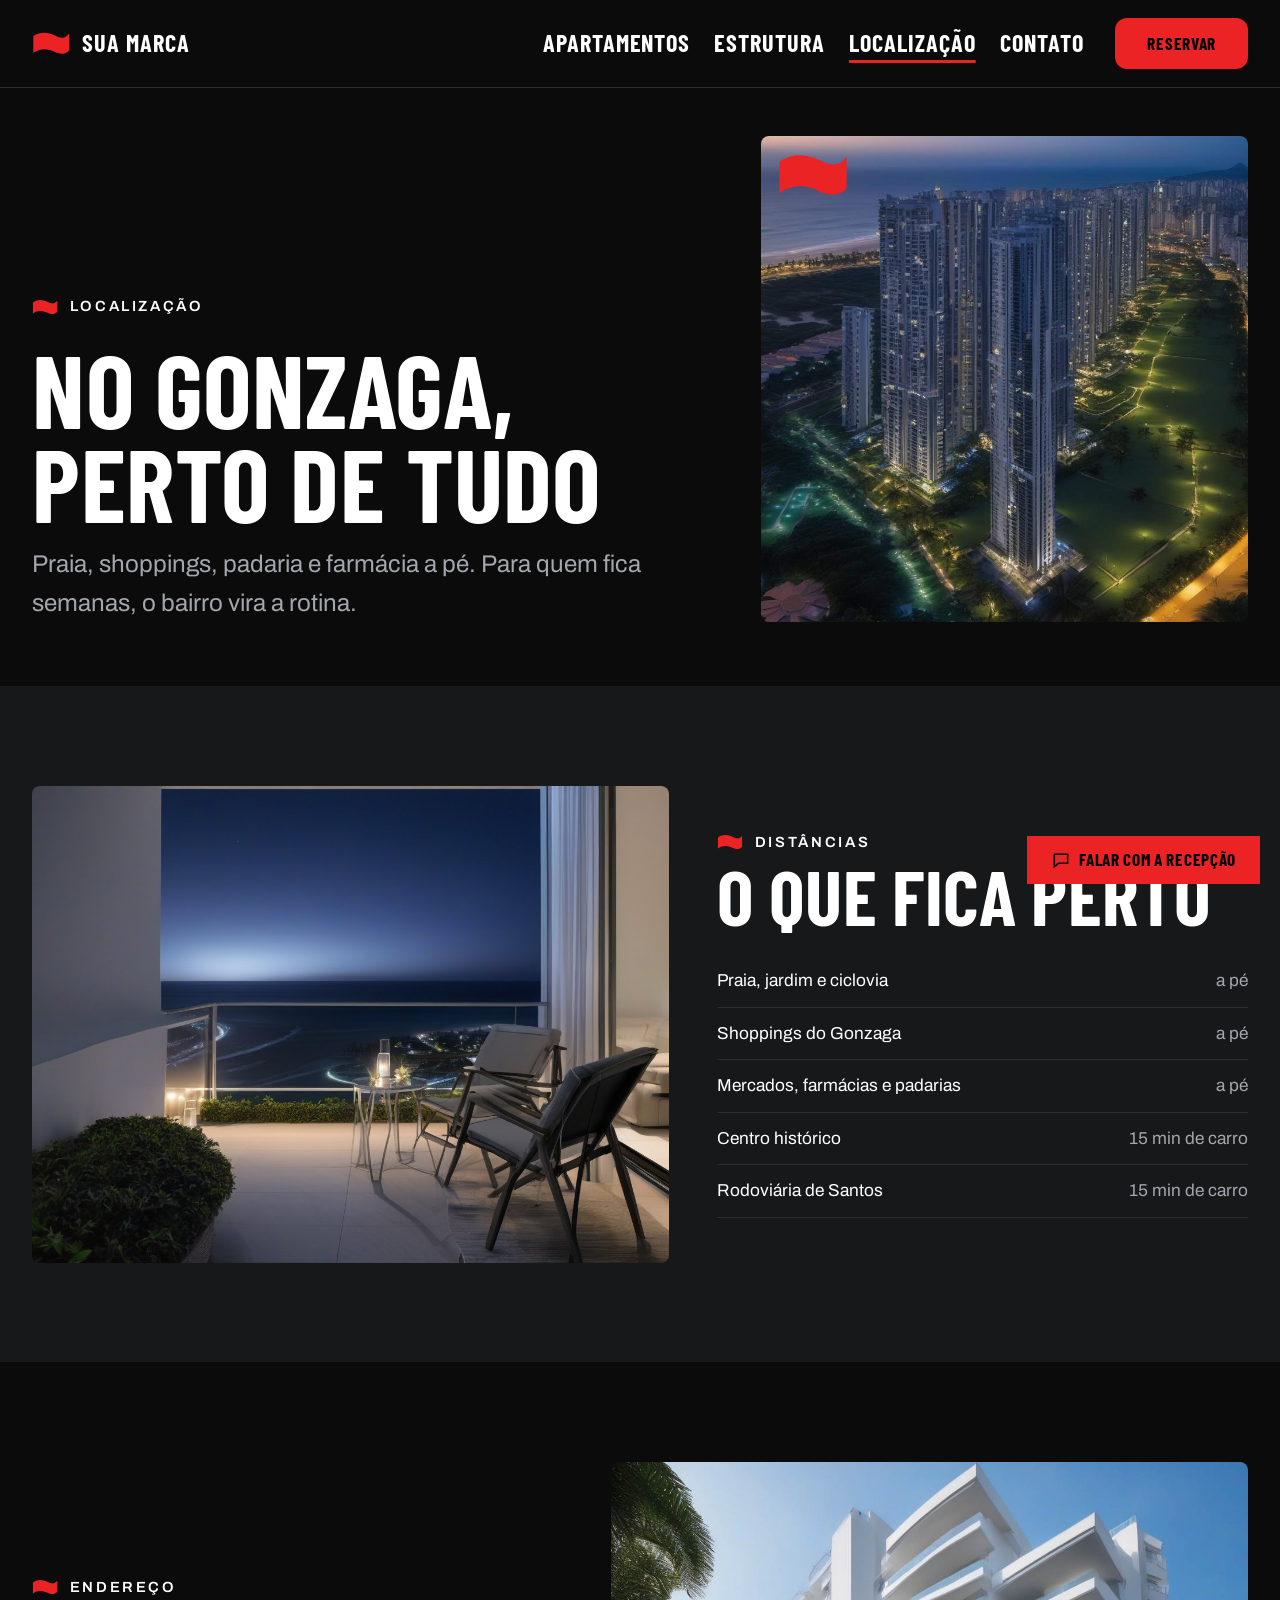
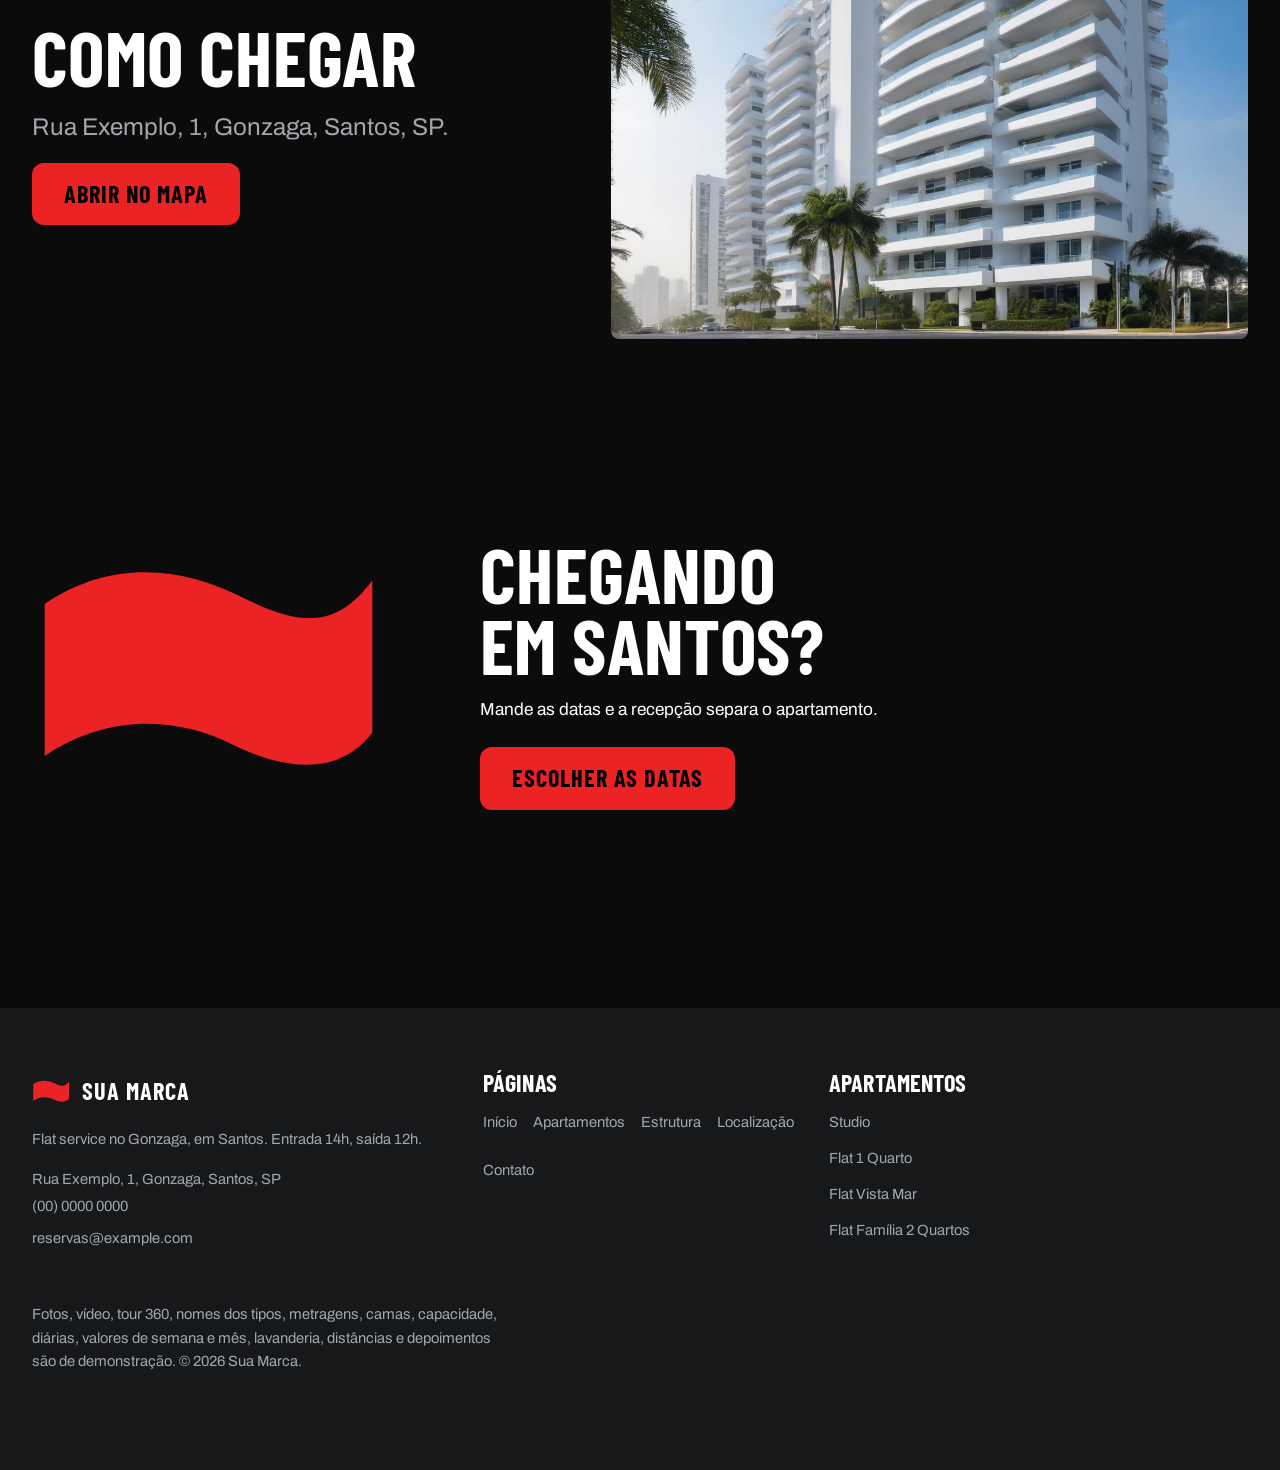
<file: localizacao.html>
<!doctype html>
<html lang="pt-BR">
<head>
<meta charset="utf-8">
<meta name="viewport" content="width=device-width, initial-scale=1">
<title>Localização no Gonzaga, em Santos | Sua Marca</title>
<meta name="description" content="Flat service no Gonzaga, em Santos, com praia, shoppings e comércio a pé. Endereço e como chegar.">
<link rel="canonical" href="https://lugusofficial.github.io/flat-service-santos/localizacao.html">
<meta property="og:type" content="website">
<meta property="og:site_name" content="Sua Marca">
<meta property="og:title" content="Localização no Gonzaga, em Santos | Sua Marca">
<meta property="og:description" content="Flat service no Gonzaga, em Santos, com praia, shoppings e comércio a pé. Endereço e como chegar.">
<meta property="og:url" content="https://lugusofficial.github.io/flat-service-santos/localizacao.html">
<meta property="og:image" content="assets/fachada.jpg">
<meta name="twitter:card" content="summary_large_image">
<meta name="theme-color" content="#0b0b0c">
<link rel="icon" href="assets/favicon.svg" type="image/svg+xml">
<link rel="preconnect" href="https://fonts.googleapis.com">
<link rel="preconnect" href="https://fonts.gstatic.com" crossorigin>
<link rel="stylesheet" href="https://fonts.googleapis.com/css2?family=Barlow+Condensed:wght@700&family=Archivo:wght@400;600&display=swap">
<link rel="stylesheet" href="css/tokens.css?v=4b7192af">
<link rel="stylesheet" href="css/base.css?v=050fb767">
<link rel="stylesheet" href="css/site.css?v=db45682c">
<script type="application/ld+json">{"@context": "https://schema.org", "@type": "Hotel", "name": "Sua Marca", "description": "Flat service com apartamentos de sala, cozinha compacta e quarto no Gonzaga, em Santos.", "url": "https://lugusofficial.github.io/flat-service-santos/", "telephone": "+0000000000", "email": "reservas@example.com", "checkinTime": "14:00", "checkoutTime": "12:00", "address": {"@type": "PostalAddress", "streetAddress": "Rua Exemplo, 1", "addressLocality": "Santos", "addressRegion": "SP", "addressCountry": "BR"}, "amenityFeature": [{"@type": "LocationFeatureSpecification", "name": "Cozinha compacta", "value": true}, {"@type": "LocationFeatureSpecification", "name": "Café da manhã", "value": true}, {"@type": "LocationFeatureSpecification", "name": "Sala de eventos", "value": true}, {"@type": "LocationFeatureSpecification", "name": "Wifi grátis", "value": true}]}</script>
<script src="js/main.js?v=2a4c74f6" defer></script>
<script src="js/atendente.js?v=bc382a31" defer></script>
</head>
<body>
<a class="skip-link" href="#main">Pular para o conteúdo</a>
<header class="site-header">
  <div class="container site-header__inner">
    <a class="brand" href="index.html" aria-label="Sua Marca, página inicial"><svg class="brand__bandeira" viewBox="0 0 60 40" aria-hidden="true" focusable="false"><path d="M2 8C14 0 26 2 36 7s16 5 22-3v26c-6 8-16 6-24 2S14 26 2 34z" fill="currentColor"/></svg><span>Sua Marca</span></a>
    <button class="nav-toggle" type="button" aria-expanded="false" aria-controls="site-nav">
      <svg class="icon icon--menu" viewBox="0 0 24 24" aria-hidden="true" focusable="false"><path d="M4 7h16M4 12h16M4 17h16"/></svg>
      <svg class="icon icon--close" viewBox="0 0 24 24" aria-hidden="true" focusable="false" hidden><path d="M6 6l12 12M18 6L6 18"/></svg>
      <span class="visually-hidden">Menu</span>
    </button>
    <nav class="site-nav" id="site-nav" aria-label="Principal" data-open="false">
      <ul><li><a href="apartamentos.html">Apartamentos</a></li><li><a href="estrutura.html">Estrutura</a></li><li><a href="localizacao.html" aria-current="page">Localização</a></li><li><a href="contato.html">Contato</a></li></ul>
      <a class="btn btn--primary" href="index.html#reservar">Reservar</a>
    </nav>
  </div>
</header>
<main id="main">
  <section class="topo hero">
    <div class="container">
      <div class="stack">
        <p class="kicker">Localização</p>
        <h1>No Gonzaga, perto de tudo</h1>
        <p class="lead">Praia, shoppings, padaria e farmácia a pé. Para quem fica semanas, o bairro vira a rotina.</p>
        
      </div>
      <div class="topo__foto"><img src="assets/orla-noite.jpg" alt="Orla de Santos à noite vista do alto, com o jardim da praia iluminado e a avenida" width="1216" height="832" decoding="async"></div>
    </div>
  </section>

  <section class="section faixa">
    <div class="container local">
      <img src="assets/vista-2.jpg" alt="Vista do alto sobre os jardins da orla, a avenida e o mar ao anoitecer" width="1216" height="832" loading="lazy" decoding="async">
      <div>
        <p class="kicker">Distâncias</p>
        <h2>O que fica perto</h2>
        <ul class="distancias">
          <li><span>Praia, jardim e ciclovia</span><span>a pé</span></li>
          <li><span>Shoppings do Gonzaga</span><span>a pé</span></li>
          <li><span>Mercados, farmácias e padarias</span><span>a pé</span></li>
          <li><span>Centro histórico</span><span>15 min de carro</span></li>
          <li><span>Rodoviária de Santos</span><span>15 min de carro</span></li>
        </ul>
      </div>
    </div>
  </section>

  <section class="section">
    <div class="container local local--inverso">
      <div class="stack">
        <p class="kicker">Endereço</p>
        <h2>Como chegar</h2>
        <p class="lead">Rua Exemplo, 1, Gonzaga, Santos, SP.</p>
        <p><a class="btn btn--primary" href="https://www.google.com/maps/search/?api=1&amp;query=Gonzaga%2C%20Santos%2C%20SP">Abrir no mapa</a></p>
      </div>
      <img src="assets/fachada.jpg" alt="Prédio residencial branco e alto com sacadas e palmeiras na calçada" width="1216" height="832" loading="lazy" decoding="async">
    </div>
  </section>

  <section class="section chamada">
    <div class="container chamada__grade">
      <span class="bandeira bandeira--grande" aria-hidden="true"></span>
      <div class="stack">
        <h2>Chegando em Santos?</h2>
        <p>Mande as datas e a recepção separa o apartamento.</p>
        <a class="btn btn--primary" href="index.html#reservar">Escolher as datas</a>
      </div>
    </div>
  </section>
</main>

<div class="atendente" data-atendente data-whatsapp="https://wa.me/0000000000" hidden>
  <button class="atendente__abrir" type="button" data-atendente-abrir aria-expanded="false" aria-controls="atendente-painel">
    <svg class="atendente__icone" viewBox="0 0 24 24" aria-hidden="true" focusable="false"><path d="M4 5h16v11H9l-5 4z"/></svg>
    <span>Falar com a recepção</span>
  </button>
  <div class="atendente__painel" id="atendente-painel" role="dialog" aria-labelledby="atendente-titulo" data-atendente-painel hidden>
    <div class="atendente__topo">
      <p class="atendente__titulo" id="atendente-titulo">Atendente de demonstração</p>
      <button class="atendente__fechar" type="button" data-atendente-fechar>
        <svg class="icon" viewBox="0 0 24 24" aria-hidden="true" focusable="false"><path d="M6 6l12 12M18 6L6 18"/></svg>
        <span class="visually-hidden">Fechar a conversa</span>
      </button>
    </div>
    <ol class="atendente__mensagens" data-atendente-mensagens aria-live="polite"></ol>
    <ul class="atendente__chips" data-atendente-chips></ul>
    <form class="atendente__form" data-atendente-form>
      <label class="visually-hidden" for="atendente-texto">Sua mensagem</label>
      <input id="atendente-texto" type="text" autocomplete="off" maxlength="200" placeholder="Pergunte sobre semana, mês ou diária">
      <button class="atendente__enviar" type="submit">Enviar</button>
    </form>
    <p class="atendente__aviso">Respostas automáticas de demonstração. Para reservar, a conversa segue no WhatsApp.</p>
  </div>
</div>
<footer class="site-footer">
  <div class="container">
    <div class="rodape">
      <div class="stack">
        <a class="brand" href="index.html" aria-label="Sua Marca, página inicial"><svg class="brand__bandeira" viewBox="0 0 60 40" aria-hidden="true" focusable="false"><path d="M2 8C14 0 26 2 36 7s16 5 22-3v26c-6 8-16 6-24 2S14 26 2 34z" fill="currentColor"/></svg><span>Sua Marca</span></a>
        <p>Flat service no Gonzaga, em Santos. Entrada 14h, saída 12h.</p>
        <p>Rua Exemplo, 1, Gonzaga, Santos, SP<br><a href="tel:+0000000000">(00) 0000 0000</a><br><a href="mailto:reservas@example.com">reservas@example.com</a></p>
      </div>
      <nav aria-label="Rodapé">
        <h2>Páginas</h2>
        <ul><li><a href="index.html">Início</a></li><li><a href="apartamentos.html">Apartamentos</a></li><li><a href="estrutura.html">Estrutura</a></li><li><a href="localizacao.html">Localização</a></li><li><a href="contato.html">Contato</a></li></ul>
      </nav>
      <div>
        <h2>Apartamentos</h2>
        <ul><li><a href="studio.html">Studio</a></li><li><a href="flat-1-quarto.html">Flat 1 Quarto</a></li><li><a href="flat-vista-mar.html">Flat Vista Mar</a></li><li><a href="flat-familia.html">Flat Família 2 Quartos</a></li></ul>
      </div>
    </div>
    <p class="rodape__fim">Fotos, vídeo, tour 360, nomes dos tipos, metragens, camas, capacidade, diárias, valores de semana e mês, lavanderia, distâncias e depoimentos são de demonstração. © <span data-year>2026</span> Sua Marca.</p>
  </div>
</footer>
</body>
</html>
</file>
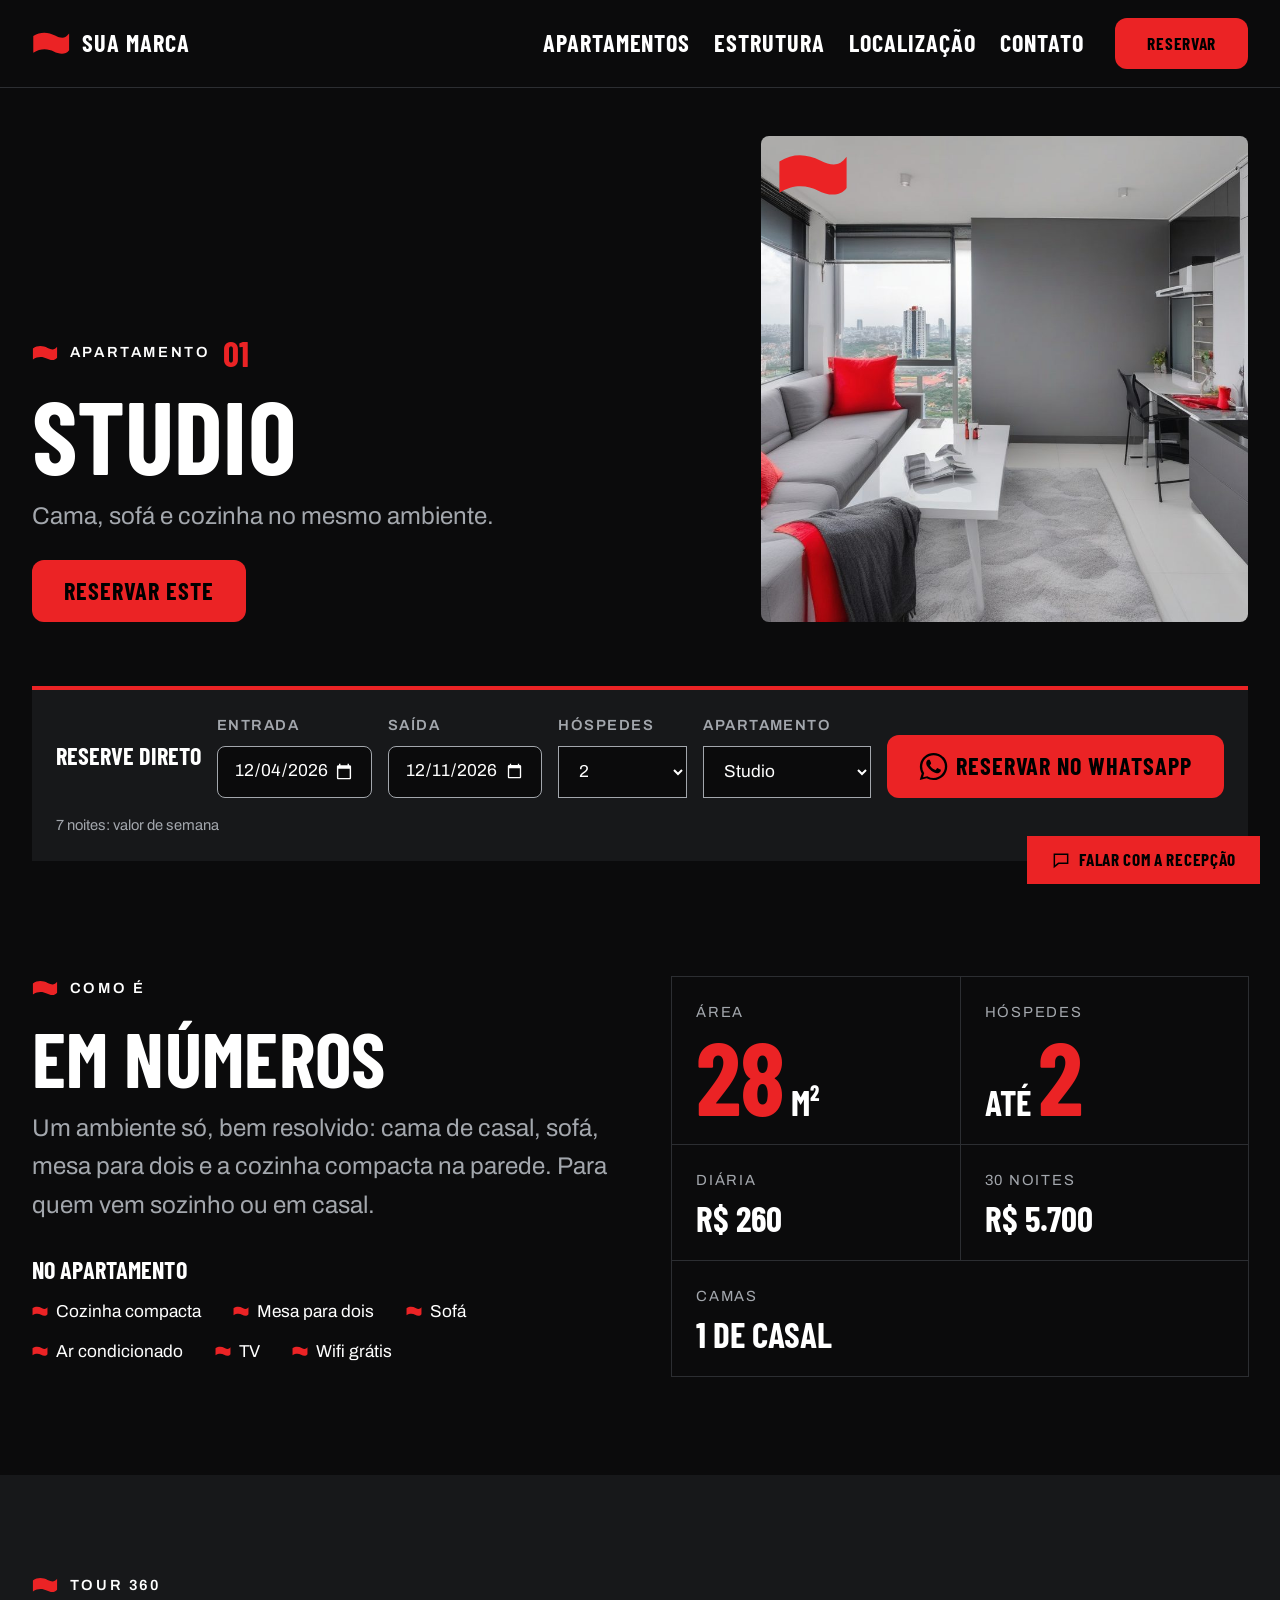
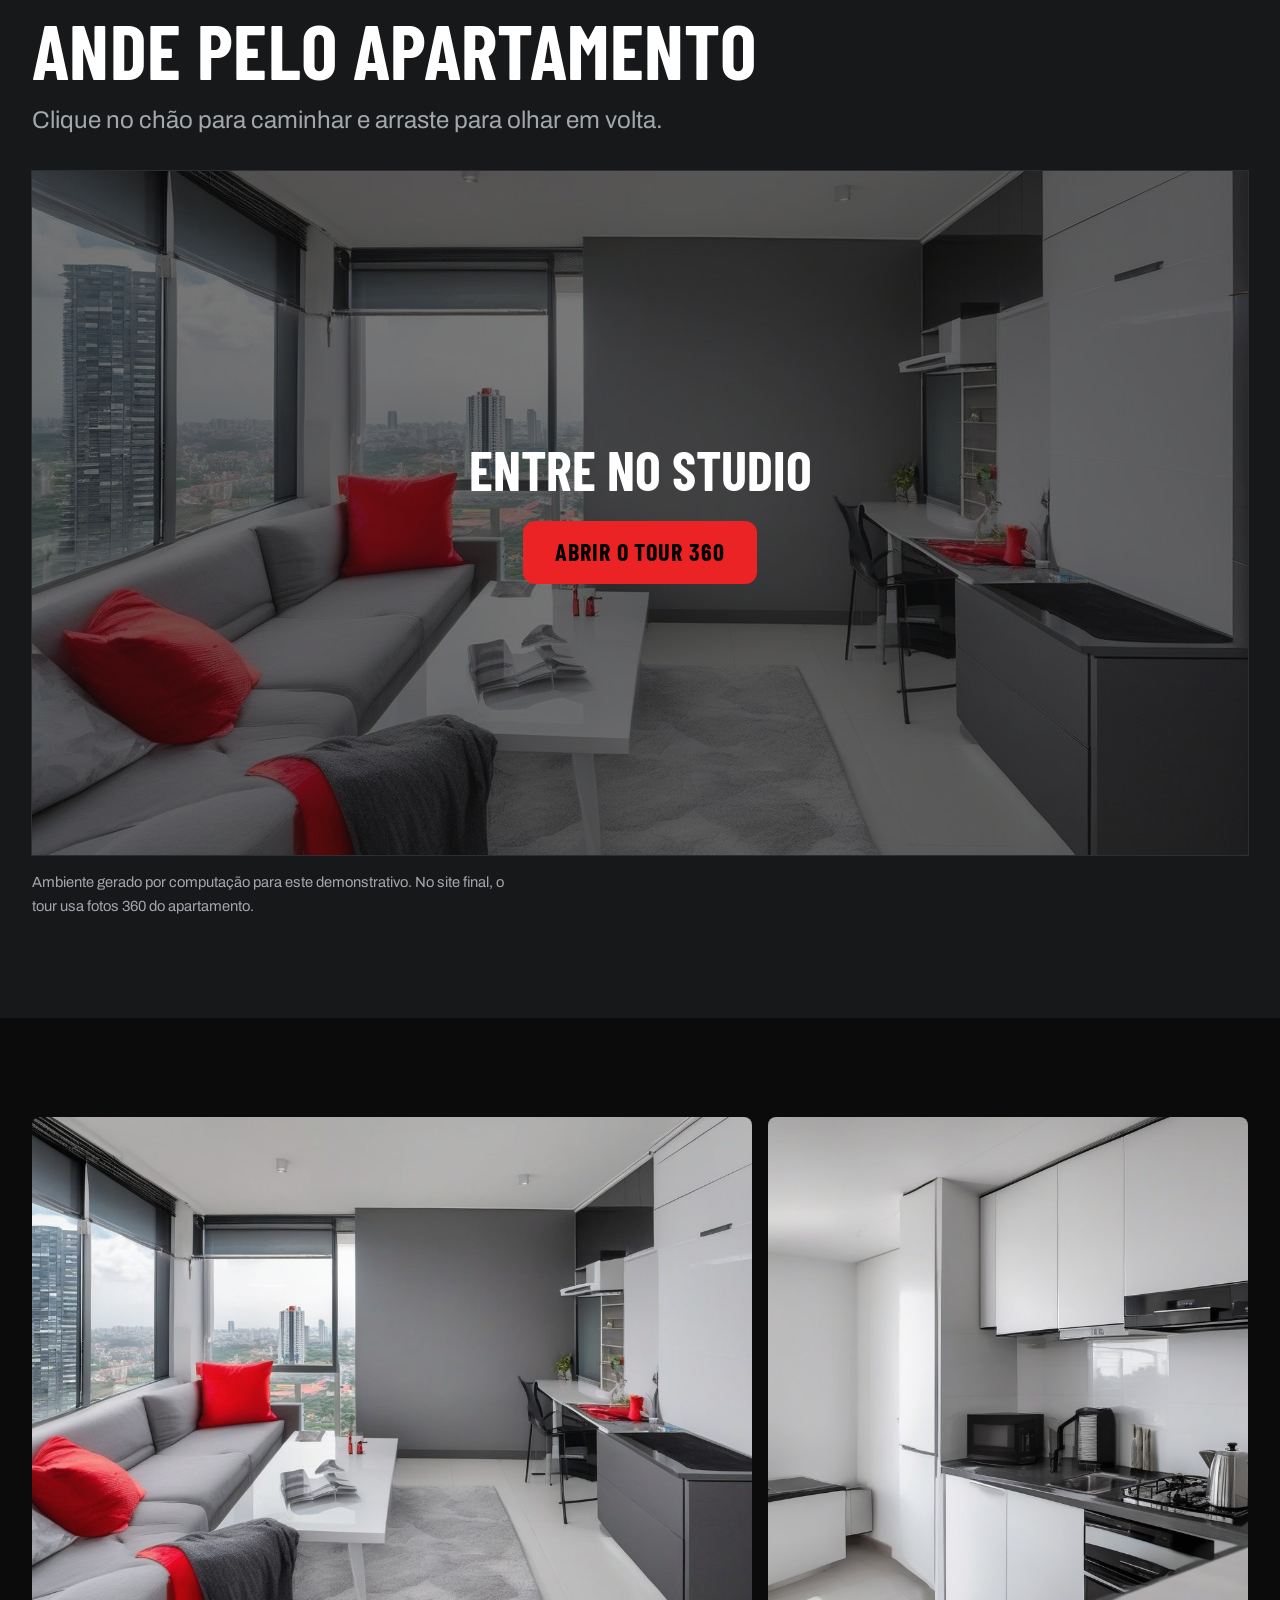
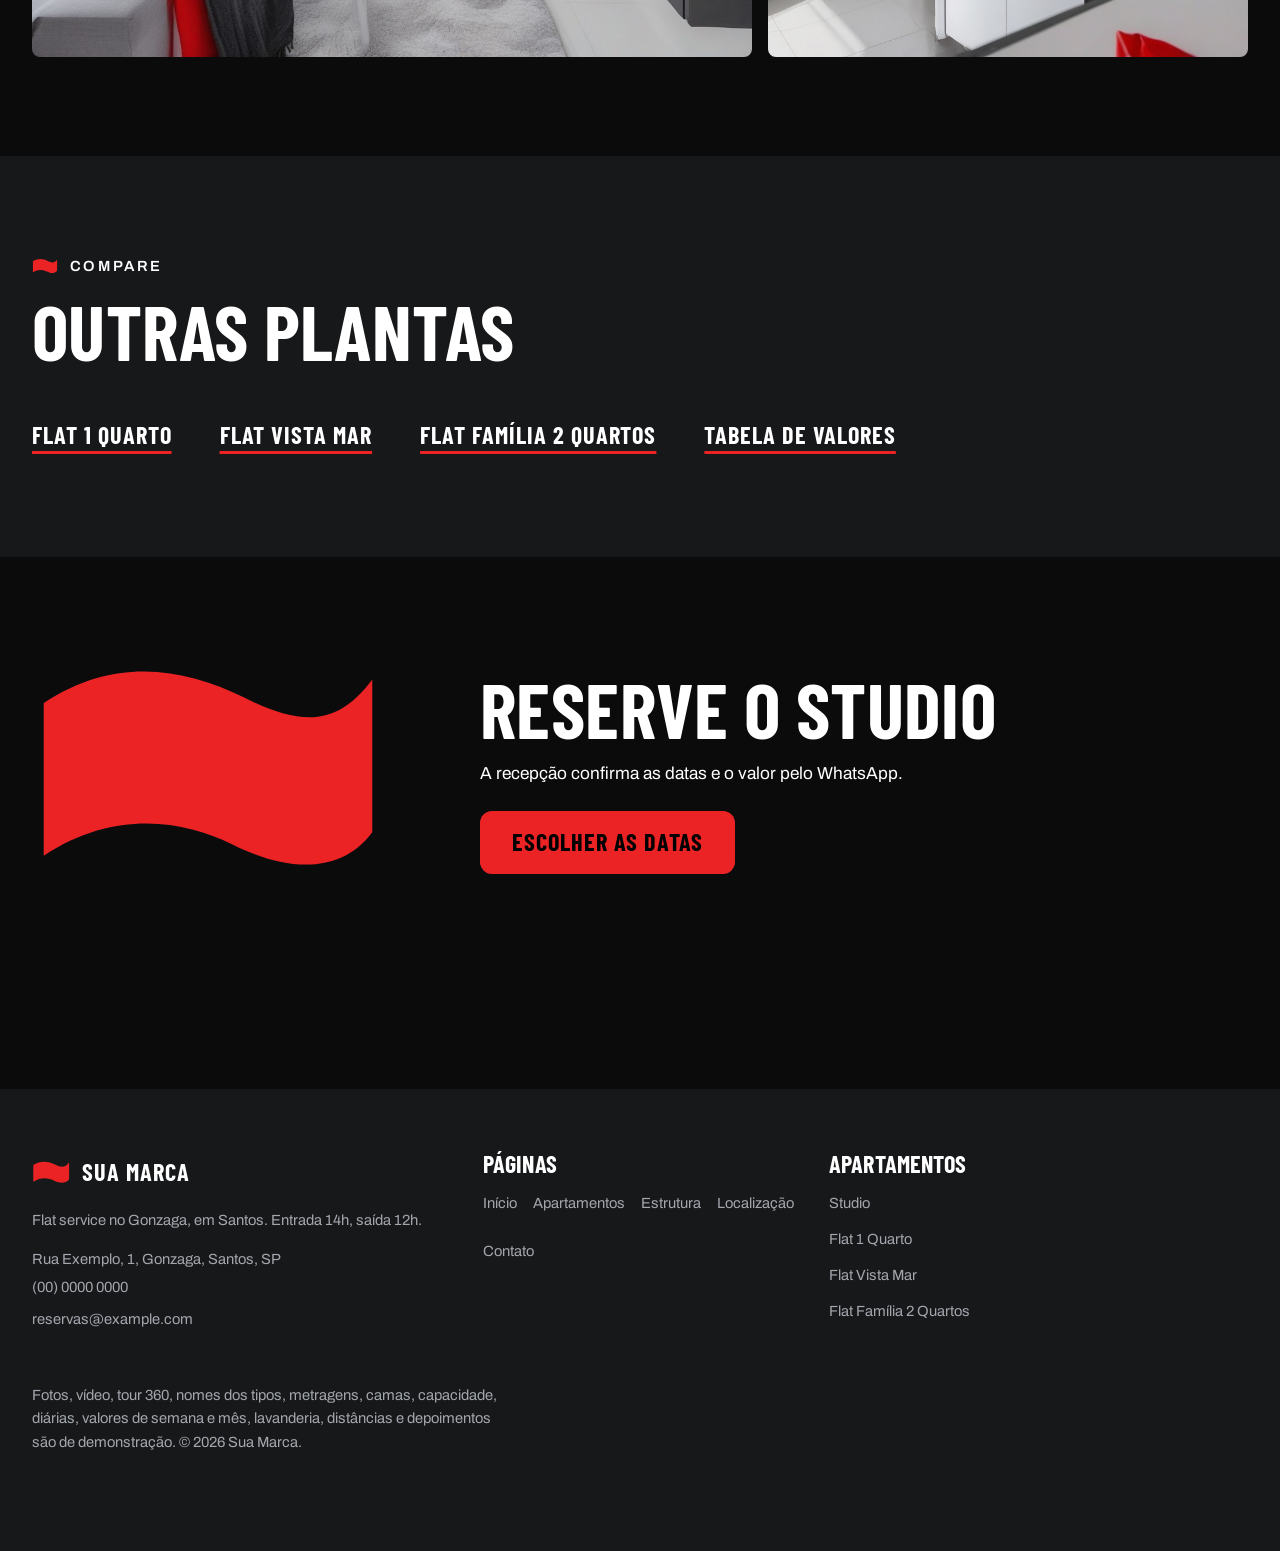
<file: studio.html>
<!doctype html>
<html lang="pt-BR">
<head>
<meta charset="utf-8">
<meta name="viewport" content="width=device-width, initial-scale=1">
<title>Studio: flat service em Santos | Sua Marca</title>
<meta name="description" content="Studio no Gonzaga, em Santos: Cama, sofá e cozinha no mesmo ambiente. 28 m², até 2 hóspedes, tour 360 e reserva pelo WhatsApp.">
<link rel="canonical" href="https://lugusofficial.github.io/flat-service-santos/studio.html">
<meta property="og:type" content="website">
<meta property="og:site_name" content="Sua Marca">
<meta property="og:title" content="Studio: flat service em Santos | Sua Marca">
<meta property="og:description" content="Studio no Gonzaga, em Santos: Cama, sofá e cozinha no mesmo ambiente. 28 m², até 2 hóspedes, tour 360 e reserva pelo WhatsApp.">
<meta property="og:url" content="https://lugusofficial.github.io/flat-service-santos/studio.html">
<meta property="og:image" content="assets/fachada.jpg">
<meta name="twitter:card" content="summary_large_image">
<meta name="theme-color" content="#0b0b0c">
<link rel="icon" href="assets/favicon.svg" type="image/svg+xml">
<link rel="preconnect" href="https://fonts.googleapis.com">
<link rel="preconnect" href="https://fonts.gstatic.com" crossorigin>
<link rel="stylesheet" href="https://fonts.googleapis.com/css2?family=Barlow+Condensed:wght@700&family=Archivo:wght@400;600&display=swap">
<link rel="stylesheet" href="css/tokens.css?v=4b7192af">
<link rel="stylesheet" href="css/base.css?v=050fb767">
<link rel="stylesheet" href="css/site.css?v=db45682c">
<script type="application/ld+json">{"@context": "https://schema.org", "@type": "Hotel", "name": "Sua Marca", "description": "Flat service com apartamentos de sala, cozinha compacta e quarto no Gonzaga, em Santos.", "url": "https://lugusofficial.github.io/flat-service-santos/", "telephone": "+0000000000", "email": "reservas@example.com", "checkinTime": "14:00", "checkoutTime": "12:00", "address": {"@type": "PostalAddress", "streetAddress": "Rua Exemplo, 1", "addressLocality": "Santos", "addressRegion": "SP", "addressCountry": "BR"}, "amenityFeature": [{"@type": "LocationFeatureSpecification", "name": "Cozinha compacta", "value": true}, {"@type": "LocationFeatureSpecification", "name": "Café da manhã", "value": true}, {"@type": "LocationFeatureSpecification", "name": "Sala de eventos", "value": true}, {"@type": "LocationFeatureSpecification", "name": "Wifi grátis", "value": true}]}</script>
<script type="module" src="js/tour.js?v=74e2d745"></script>
<script src="js/main.js?v=2a4c74f6" defer></script>
<script src="js/atendente.js?v=bc382a31" defer></script>
</head>
<body>
<a class="skip-link" href="#main">Pular para o conteúdo</a>
<header class="site-header">
  <div class="container site-header__inner">
    <a class="brand" href="index.html" aria-label="Sua Marca, página inicial"><svg class="brand__bandeira" viewBox="0 0 60 40" aria-hidden="true" focusable="false"><path d="M2 8C14 0 26 2 36 7s16 5 22-3v26c-6 8-16 6-24 2S14 26 2 34z" fill="currentColor"/></svg><span>Sua Marca</span></a>
    <button class="nav-toggle" type="button" aria-expanded="false" aria-controls="site-nav">
      <svg class="icon icon--menu" viewBox="0 0 24 24" aria-hidden="true" focusable="false"><path d="M4 7h16M4 12h16M4 17h16"/></svg>
      <svg class="icon icon--close" viewBox="0 0 24 24" aria-hidden="true" focusable="false" hidden><path d="M6 6l12 12M18 6L6 18"/></svg>
      <span class="visually-hidden">Menu</span>
    </button>
    <nav class="site-nav" id="site-nav" aria-label="Principal" data-open="false">
      <ul><li><a href="apartamentos.html">Apartamentos</a></li><li><a href="estrutura.html">Estrutura</a></li><li><a href="localizacao.html">Localização</a></li><li><a href="contato.html">Contato</a></li></ul>
      <a class="btn btn--primary" href="#reservar">Reservar</a>
    </nav>
  </div>
</header>
<main id="main">
  <section class="topo hero">
    <div class="container">
      <div class="stack">
        <p class="kicker">Apartamento <span class="kicker__num">01</span></p>
        <h1>Studio</h1>
        <p class="lead">Cama, sofá e cozinha no mesmo ambiente.</p>
        <div class="cluster"><a class="btn btn--primary" href="#reservar">Reservar este</a></div>
      </div>
      <div class="topo__foto"><img src="assets/studio-1.jpg" alt="Studio com sofá grafite e almofadas vermelhas, bancada de cozinha e janela grande para os prédios da cidade" width="1216" height="832" decoding="async"></div>
    </div>
  </section>

<div class="reserva" id="reservar">
  <form class="container reserva__form" action="contato.html" method="get" data-reserva data-whatsapp="https://wa.me/0000000000">
    <p class="reserva__titulo">Reserve direto</p>
    <div class="field"><label for="r-entrada">Entrada</label><input id="r-entrada" name="entrada" type="date" required></div>
    <div class="field"><label for="r-saida">Saída</label><input id="r-saida" name="saida" type="date" required></div>
    <div class="field"><label for="r-hospedes">Hóspedes</label><select id="r-hospedes" name="hospedes"><option value="1">1</option><option value="2" selected>2</option><option value="3">3</option><option value="4">4</option><option value="5">5</option></select></div>
    <div class="field"><label for="r-apto">Apartamento</label><select id="r-apto" name="apartamento"><option value="">Qualquer um</option><option selected>Studio</option><option>Flat 1 Quarto</option><option>Flat Vista Mar</option><option>Flat Família 2 Quartos</option></select></div>
    <button class="btn btn--primary" type="submit"><svg class="icon icon--wa" viewBox="0 0 24 24" aria-hidden="true" focusable="false"><path d="M17.47 14.38c-.3-.15-1.76-.87-2.03-.97-.27-.1-.47-.15-.67.15-.2.3-.77.97-.94 1.17-.17.2-.35.22-.65.07-.3-.15-1.26-.46-2.4-1.48-.89-.79-1.49-1.77-1.66-2.07-.17-.3-.02-.46.13-.61.13-.13.3-.35.45-.52.15-.17.2-.3.3-.5.1-.2.05-.37-.02-.52-.07-.15-.67-1.62-.92-2.22-.24-.58-.49-.5-.67-.51h-.57c-.2 0-.52.07-.8.37-.27.3-1.04 1.02-1.04 2.48s1.07 2.88 1.21 3.08c.15.2 2.1 3.2 5.08 4.49.71.31 1.26.49 1.69.63.71.23 1.36.2 1.87.12.57-.09 1.76-.72 2.01-1.41.25-.7.25-1.29.17-1.41-.07-.13-.27-.2-.57-.35zM12.05 21.5h-.01a9.4 9.4 0 0 1-4.79-1.31l-.34-.2-3.56.93.95-3.47-.22-.36a9.38 9.38 0 0 1-1.44-5.01c0-5.19 4.23-9.41 9.42-9.41a9.36 9.36 0 0 1 6.66 2.76 9.35 9.35 0 0 1 2.75 6.66c0 5.19-4.23 9.41-9.42 9.41zm8.02-17.43A11.27 11.27 0 0 0 12.05.75C5.8.75.72 5.83.72 12.08c0 2 .52 3.95 1.52 5.66L.62 23.25l5.65-1.48a11.3 11.3 0 0 0 5.78 1.48h.01c6.25 0 11.33-5.08 11.33-11.33 0-3.03-1.18-5.87-3.32-8.01z"/></svg>Reservar no WhatsApp</button>
    <p class="reserva__noites" data-noites aria-live="polite"></p>
  </form>
</div>

  <section class="section">
    <div class="container ficha__grade">
      <div class="stack">
        <p class="kicker">Como é</p>
        <h2>Em números</h2>
        <p class="lead">Um ambiente só, bem resolvido: cama de casal, sofá, mesa para dois e a cozinha compacta na parede. Para quem vem sozinho ou em casal.</p>
        <h3>No apartamento</h3>
        <ul class="comodidades"><li>Cozinha compacta</li><li>Mesa para dois</li><li>Sofá</li><li>Ar condicionado</li><li>TV</li><li>Wifi grátis</li></ul>
      </div>
      <dl class="ficha linhas">
        <div><dt>Área</dt><dd><span class="num">28</span> m²</dd></div>
        <div><dt>Hóspedes</dt><dd>até <span class="num">2</span></dd></div>
        <div><dt>Diária</dt><dd>R$ 260</dd></div>
        <div><dt>30 noites</dt><dd>R$ 5.700</dd></div>
        <div class="ficha__largo"><dt>Camas</dt><dd>1 de casal</dd></div>
      </dl>
    </div>
  </section>

  <section class="section faixa" aria-labelledby="tour-titulo">
    <div class="container tour" data-tour>
      <div class="cabeca"><p class="kicker">Tour 360</p><h2 id="tour-titulo">Ande pelo apartamento</h2>
        <p class="lead">Clique no chão para caminhar e arraste para olhar em volta.</p></div>
      <div class="tour__palco" data-tour-palco tabindex="0" aria-label="Tour 360 do apartamento Studio. Setas ou W A S D andam e giram.">
        <canvas aria-hidden="true"></canvas>
        <div class="tour__portas" data-tour-portas></div>
        <p class="tour__onde" data-tour-onde>Studio</p>
        <div class="tour__controles">
          <button type="button" data-tour-mov="frente:1" aria-label="Andar para frente"><svg class="icon" viewBox="0 0 24 24" aria-hidden="true" focusable="false"><path d="M12 19V5M6 11l6-6 6 6"/></svg></button>
          <button type="button" data-tour-tela aria-label="Tela cheia"><svg class="icon" viewBox="0 0 24 24" aria-hidden="true" focusable="false"><path d="M4 9V4h5M20 9V4h-5M4 15v5h5M20 15v5h-5"/></svg></button>
          <button type="button" data-tour-mov="giro:-1" aria-label="Girar para a esquerda"><svg class="icon" viewBox="0 0 24 24" aria-hidden="true" focusable="false"><path d="M15 6l-6 6 6 6"/></svg></button>
          <button type="button" data-tour-mov="frente:-1" aria-label="Andar para trás"><svg class="icon" viewBox="0 0 24 24" aria-hidden="true" focusable="false"><path d="M12 5v14M6 13l6 6 6-6"/></svg></button>
          <button type="button" data-tour-mov="giro:1" aria-label="Girar para a direita"><svg class="icon" viewBox="0 0 24 24" aria-hidden="true" focusable="false"><path d="M9 6l6 6-6 6"/></svg></button>
        </div>
        <div class="tour__veu" data-tour-veu aria-hidden="true"></div>
        <div class="tour__capa">
          <img src="assets/studio-1.jpg" alt="Studio com sofá grafite e almofadas vermelhas, bancada de cozinha e janela grande para os prédios da cidade" width="1216" height="832" loading="lazy" decoding="async">
          <div>
            <p>Entre no Studio</p>
            <button class="btn btn--primary" type="button" data-tour-entrar>Abrir o tour 360</button>
          </div>
        </div>
      </div>
      <p class="visually-hidden" role="status" data-tour-status></p>
      <p class="tour__aviso" data-tour-aviso hidden>O tour não abriu neste navegador. As fotos e a descrição estão nesta página.</p>
      <p class="tour__dica">Ambiente gerado por computação para este demonstrativo. No site final, o tour usa fotos 360 do apartamento.</p>
    </div>
  </section>
<script type="application/json" id="tour-dados">{"inicio": "studio", "nos": {"studio": {"nome": "Studio", "olhar": 0.12, "andar": 1.2, "dica": "Clique no chão para andar.", "links": [], "img": "assets/tour/studio.jpg", "dist": "assets/tour/studio-d.png"}}}</script>

  <section class="section">
    <div class="container">
      <h2 class="visually-hidden">Fotos</h2>
      <div class="galeria" data-reveal-filhos>
        <img src="assets/studio-1.jpg" alt="Studio com sofá grafite e almofadas vermelhas, bancada de cozinha e janela grande para os prédios da cidade" width="1216" height="832" loading="lazy" decoding="async">
        <img src="assets/studio-2.jpg" alt="Cozinha compacta branca com cooktop, micro ondas, pia e uma chaleira" width="1216" height="832" loading="lazy" decoding="async">
      </div>
    </div>
  </section>

  <section class="section faixa">
    <div class="container">
      <div class="cabeca"><p class="kicker">Compare</p><h2>Outras plantas</h2></div>
      <div class="outros"><a class="link-seta" href="flat-1-quarto.html">Flat 1 Quarto</a><a class="link-seta" href="flat-vista-mar.html">Flat Vista Mar</a><a class="link-seta" href="flat-familia.html">Flat Família 2 Quartos</a><a class="link-seta" href="apartamentos.html#comparar">Tabela de valores</a></div>
    </div>
  </section>

  <section class="section chamada">
    <div class="container chamada__grade">
      <span class="bandeira bandeira--grande" aria-hidden="true"></span>
      <div class="stack">
        <h2>Reserve o Studio</h2>
        <p>A recepção confirma as datas e o valor pelo WhatsApp.</p>
        <a class="btn btn--primary" href="#reservar">Escolher as datas</a>
      </div>
    </div>
  </section>
</main>

<div class="atendente" data-atendente data-whatsapp="https://wa.me/0000000000" hidden>
  <button class="atendente__abrir" type="button" data-atendente-abrir aria-expanded="false" aria-controls="atendente-painel">
    <svg class="atendente__icone" viewBox="0 0 24 24" aria-hidden="true" focusable="false"><path d="M4 5h16v11H9l-5 4z"/></svg>
    <span>Falar com a recepção</span>
  </button>
  <div class="atendente__painel" id="atendente-painel" role="dialog" aria-labelledby="atendente-titulo" data-atendente-painel hidden>
    <div class="atendente__topo">
      <p class="atendente__titulo" id="atendente-titulo">Atendente de demonstração</p>
      <button class="atendente__fechar" type="button" data-atendente-fechar>
        <svg class="icon" viewBox="0 0 24 24" aria-hidden="true" focusable="false"><path d="M6 6l12 12M18 6L6 18"/></svg>
        <span class="visually-hidden">Fechar a conversa</span>
      </button>
    </div>
    <ol class="atendente__mensagens" data-atendente-mensagens aria-live="polite"></ol>
    <ul class="atendente__chips" data-atendente-chips></ul>
    <form class="atendente__form" data-atendente-form>
      <label class="visually-hidden" for="atendente-texto">Sua mensagem</label>
      <input id="atendente-texto" type="text" autocomplete="off" maxlength="200" placeholder="Pergunte sobre semana, mês ou diária">
      <button class="atendente__enviar" type="submit">Enviar</button>
    </form>
    <p class="atendente__aviso">Respostas automáticas de demonstração. Para reservar, a conversa segue no WhatsApp.</p>
  </div>
</div>
<footer class="site-footer">
  <div class="container">
    <div class="rodape">
      <div class="stack">
        <a class="brand" href="index.html" aria-label="Sua Marca, página inicial"><svg class="brand__bandeira" viewBox="0 0 60 40" aria-hidden="true" focusable="false"><path d="M2 8C14 0 26 2 36 7s16 5 22-3v26c-6 8-16 6-24 2S14 26 2 34z" fill="currentColor"/></svg><span>Sua Marca</span></a>
        <p>Flat service no Gonzaga, em Santos. Entrada 14h, saída 12h.</p>
        <p>Rua Exemplo, 1, Gonzaga, Santos, SP<br><a href="tel:+0000000000">(00) 0000 0000</a><br><a href="mailto:reservas@example.com">reservas@example.com</a></p>
      </div>
      <nav aria-label="Rodapé">
        <h2>Páginas</h2>
        <ul><li><a href="index.html">Início</a></li><li><a href="apartamentos.html">Apartamentos</a></li><li><a href="estrutura.html">Estrutura</a></li><li><a href="localizacao.html">Localização</a></li><li><a href="contato.html">Contato</a></li></ul>
      </nav>
      <div>
        <h2>Apartamentos</h2>
        <ul><li><a href="studio.html">Studio</a></li><li><a href="flat-1-quarto.html">Flat 1 Quarto</a></li><li><a href="flat-vista-mar.html">Flat Vista Mar</a></li><li><a href="flat-familia.html">Flat Família 2 Quartos</a></li></ul>
      </div>
    </div>
    <p class="rodape__fim">Fotos, vídeo, tour 360, nomes dos tipos, metragens, camas, capacidade, diárias, valores de semana e mês, lavanderia, distâncias e depoimentos são de demonstração. © <span data-year>2026</span> Sua Marca.</p>
  </div>
</footer>
</body>
</html>
</file>
<file: css/tokens.css>
/* Tokens do flat do Gonzaga (DESIGN.md do projeto). Tema escuro de verdade:
   preto e grafite de fundo, branco no texto e o vermelho da bandeira do logo
   como unica cor de acento. Vermelho sobre preto da 4,5:1, entao so vai em
   botao, bandeira e numero grande; o texto do botao e preto (4,8:1). */
:root {
  --preto: #0b0b0c;
  --grafite: #17181a;
  --branco: #ffffff;
  --cinza: #a3a7ad;
  --linha: #2c2e32;
  --vermelho: #eb2325;
  --sobre-vermelho: #000000;

  --color-bg: var(--preto);
  --color-text: var(--branco);
  --color-muted: var(--cinza);
  --color-surface: var(--grafite);
  --color-rule: var(--linha);
  --color-accent: var(--vermelho);
  --color-on-accent: var(--sobre-vermelho);
  --color-focus: var(--branco);

  --font-display: "Barlow Condensed", "Arial Narrow", "Roboto Condensed", sans-serif;
  --font-body: "Archivo", system-ui, -apple-system, "Segoe UI", sans-serif;
  --weight-display: 700;
  --weight-display-strong: 700;
  --weight-body: 400;
  --weight-body-medium: 600;

  --step--1: clamp(0.86rem, 0.84rem + 0.1vw, 0.92rem);
  --step-0: clamp(1rem, 0.96rem + 0.2vw, 1.08rem);
  --step-1: clamp(1.25rem, 1.15rem + 0.45vw, 1.55rem);
  --step-2: clamp(1.6rem, 1.4rem + 1vw, 2.2rem);
  --step-3: clamp(2.2rem, 1.8rem + 2vw, 3.4rem);
  --step-4: clamp(2.8rem, 2.1rem + 3.4vw, 5rem);
  --step-5: clamp(3.4rem, 2.4rem + 5vw, 7rem);
  --step-6: clamp(4.5rem, 3rem + 7.5vw, 10rem);
  --leading-body: 1.6;
  --leading-tight: 0.92;
  --measure: 60ch;

  --space-1: 0.25rem;
  --space-2: 0.5rem;
  --space-3: 0.75rem;
  --space-4: 1rem;
  --space-5: 1.5rem;
  --space-6: 2rem;
  --space-7: 3rem;
  --space-8: 4rem;
  --space-9: 6rem;
  --gutter: 1.25rem;
  --container: 76rem;
  --section-gap: clamp(4.5rem, 3rem + 4vw, 7.5rem);

  /* O brief pede corte seco; os orcamentos do gate exigem botao com 12 px e
     midia com 8 px no minimo. Fica o minimo ate decisao humana (DESIGN.md). */
  --radius-sm: 8px;
  --radius-md: 8px;
  --radius-lg: 8px;
  --radius-pill: 12px;
}
</file>
<file: css/base.css>
/* Generated by scaffold.py. Base layer: reset, typography, primitives. Do not duplicate these rules in site.css. */
*, *::before, *::after { box-sizing: border-box; }
* { margin: 0; }
html { -webkit-text-size-adjust: 100%; scroll-behavior: smooth; }
body {
  background: var(--color-bg);
  color: var(--color-text);
  font-family: var(--font-body);
  font-weight: var(--weight-body);
  font-size: var(--step-0);
  line-height: var(--leading-body);
  -webkit-font-smoothing: antialiased;
  overflow-wrap: anywhere;
}
img, svg, video { display: block; max-width: 100%; height: auto; }
img { border-radius: var(--radius-md); }
input, button, textarea, select { font: inherit; color: inherit; }
button { cursor: pointer; }
a { color: inherit; text-decoration-thickness: 1px; text-underline-offset: 0.15em; cursor: pointer; }
ul, ol { list-style: none; padding: 0; }
[hidden] { display: none !important; }
table { border-collapse: collapse; width: 100%; }
th, td { text-align: left; padding: var(--space-2) 0; vertical-align: top; }
hr, .rule { border: 0; border-top: 1px solid var(--color-rule); }

h1, h2, h3, h4 {
  font-family: var(--font-display);
  font-weight: var(--weight-display);
  line-height: var(--leading-tight);
  letter-spacing: -0.01em;
  text-wrap: balance;
}
h1 { font-size: var(--step-5); }
h2 { font-size: var(--step-3); }
h3 { font-size: var(--step-1); }
p, li, td, th, dd, dt, label, blockquote { max-width: var(--measure); }
.lead { font-size: var(--step-1); color: var(--color-muted); }
.muted { color: var(--color-muted); }
.label { font-size: var(--step--1); letter-spacing: 0.08em; text-transform: uppercase; color: var(--color-muted); }
.display { font-size: var(--step-4); font-family: var(--font-display); font-weight: var(--weight-display); line-height: var(--leading-tight); }

/* Layout primitives */
.container { width: min(100% - 2 * var(--gutter), var(--container)); margin-inline: auto; }
.container--narrow { max-width: 40rem; }
.container--wide { max-width: 90rem; }
.section { padding-block: var(--section-gap); }
.stack > * + * { margin-top: var(--space-4); }
.stack--lg > * + * { margin-top: var(--space-6); }
.stack--xl > * + * { margin-top: var(--space-8); }
.cluster { display: flex; flex-wrap: wrap; gap: var(--space-4); align-items: center; }
.split { display: grid; gap: var(--space-6); align-items: start; }
.grid { display: grid; gap: var(--space-6) var(--space-7); }
.media { border-radius: var(--radius-lg); overflow: hidden; }
.media img { border-radius: inherit; width: 100%; }
.surface { background: var(--color-surface); border-radius: var(--radius-lg); padding: var(--space-6); }
.numeral { font-family: var(--font-display); font-size: var(--step-4); line-height: 1; color: var(--color-muted); }
@media (min-width: 48em) {
  .split { grid-template-columns: repeat(2, minmax(0, 1fr)); gap: var(--space-8); }
  .split--wide-media { grid-template-columns: 5fr 7fr; }
  .split--wide-text { grid-template-columns: 7fr 5fr; }
  .grid--3 { grid-template-columns: repeat(3, minmax(0, 1fr)); }
  .grid--2 { grid-template-columns: repeat(2, minmax(0, 1fr)); }
  .surface { padding: var(--space-8); }
}

/* Buttons: pill by default, one primary per viewport */
.btn {
  display: inline-flex; align-items: center; justify-content: center; gap: var(--space-2);
  min-height: 3rem; padding: var(--space-3) var(--space-6);
  border-radius: var(--radius-pill); border: 0;
  font-weight: var(--weight-body-medium); text-decoration: none; cursor: pointer;
  transition: opacity 150ms ease, transform 150ms ease;
}
.btn--primary { background: var(--color-accent); color: var(--color-on-accent); }
.btn--primary:hover { opacity: 0.9; }
.btn--primary:active { transform: translateY(1px); }
.btn--link { padding-inline: 0; min-height: auto; text-decoration: underline; text-underline-offset: 0.2em; }
.icon { width: 1.25em; height: 1.25em; fill: none; stroke: currentColor; stroke-width: 1.75; stroke-linecap: round; stroke-linejoin: round; flex: none; }

/* Header and navigation */
.site-header { padding-block: var(--space-4); }
.site-header__inner { display: flex; align-items: center; justify-content: space-between; gap: var(--space-4); flex-wrap: wrap; }
.brand { font-family: var(--font-display); font-weight: var(--weight-display-strong); font-size: var(--step-1); text-decoration: none; }
.nav-toggle { background: none; border: 0; padding: var(--space-2); border-radius: var(--radius-pill); display: inline-flex; }
.site-nav { display: none; width: 100%; padding-top: var(--space-4); }
.site-nav[data-open="true"] { display: block; }
.site-nav ul { display: flex; flex-direction: column; gap: var(--space-3); margin-bottom: var(--space-4); }
.site-nav a:not(.btn) { text-decoration: none; padding-block: var(--space-2); display: inline-block; }
.site-nav a:not(.btn):hover { text-decoration: underline; }
@media (min-width: 48em) {
  .nav-toggle { display: none; }
  .site-nav { display: flex; width: auto; padding: 0; align-items: center; gap: var(--space-6); }
  .site-nav ul { flex-direction: row; gap: var(--space-5); margin: 0; }
}

/* Forms: visible labels, one rule per field */
.field { display: grid; gap: var(--space-2); }
.field input, .field textarea {
  width: 100%; padding: var(--space-3) var(--space-4);
  background: transparent; border: 1px solid var(--color-rule); border-radius: var(--radius-md);
}
.field textarea { min-height: 8rem; resize: vertical; }
.form-status { color: var(--color-muted); min-height: 1.5em; }

/* Footer */
.site-footer { padding-block: var(--space-8) var(--space-6); color: var(--color-muted); font-size: var(--step--1); }
.site-footer nav ul { display: flex; flex-wrap: wrap; gap: var(--space-4); }
.site-footer a { text-decoration: none; }
.site-footer a:hover { text-decoration: underline; }

/* Accessibility */
.visually-hidden { position: absolute; width: 1px; height: 1px; overflow: hidden; clip: rect(0 0 0 0); white-space: nowrap; }
.skip-link { position: absolute; left: -999px; top: var(--space-4); z-index: 10; background: var(--color-accent); color: var(--color-on-accent); padding: var(--space-3) var(--space-5); border-radius: var(--radius-pill); text-decoration: none; }
.skip-link:focus { left: var(--space-4); }
:focus-visible { outline: 2px solid var(--color-focus); outline-offset: 3px; border-radius: var(--radius-sm); }
@media (prefers-reduced-motion: reduce) {
  *, *::before, *::after { animation-duration: 0.01ms !important; animation-iteration-count: 1 !important; transition-duration: 0.01ms !important; scroll-behavior: auto !important; }
}
</file>
<file: css/site.css>
/* Flat do Gonzaga: camada do site. Urbano grafico, cidade e noite: preto e
   grafite, titulos condensados em caixa alta, numeros grandes como
   informacao, grade visivel feita de linhas de 1 px (gap sobre fundo de
   linha, sem border) e a bandeira do logo como unico motivo. So tokens. */

:root { color-scheme: dark; }
body { overflow-x: hidden; }
::selection { background: var(--vermelho); color: var(--sobre-vermelho); }
h1, h2, h3 { text-transform: uppercase; letter-spacing: 0.005em; color: var(--branco); }
h1 { font-size: var(--step-5); }
h2 { font-size: var(--step-4); }
h3 { font-size: var(--step-1); line-height: 1.05; }
a { text-decoration-color: var(--vermelho); text-decoration-thickness: 2px; }

/* Bandeira: a forma do logo como mascara, sempre em vermelho. */
.bandeira, .kicker::before, .comodidades li::before, .depo__ponto::before, .topo__foto::after {
  background: var(--vermelho);
  -webkit-mask: url("../assets/bandeira.svg") center / contain no-repeat;
  mask: url("../assets/bandeira.svg") center / contain no-repeat;
}
.bandeira { display: block; aspect-ratio: 3 / 2; width: 100%; }
.bandeira--grande { max-width: 22rem; }

.kicker { display: inline-flex; align-items: center; gap: var(--space-3); font-weight: var(--weight-body-medium); font-size: var(--step--1); letter-spacing: 0.18em; text-transform: uppercase; color: var(--branco); }
.kicker::before { content: ""; width: 1.6rem; height: 1.1rem; flex: none; }
.kicker__num { font-family: var(--font-display); font-weight: var(--weight-display); font-size: var(--step-2); letter-spacing: 0; line-height: 1; color: var(--vermelho); }
.cabeca { display: grid; gap: var(--space-4); margin-bottom: var(--space-7); max-width: 48rem; }

/* Numeros como informacao */
.num { display: block; font-family: var(--font-display); font-weight: var(--weight-display); font-size: var(--step-6); line-height: 0.85; letter-spacing: -0.01em; color: var(--vermelho); }

/* Grade visivel: 1 px de linha entre blocos, sem border. */
.linhas { display: grid; gap: 1px; background: var(--linha); outline: 1px solid var(--linha); }
.linhas > * { background: var(--preto); }
.faixa .linhas > * { background: var(--grafite); }
.faixa { background: var(--grafite); }

/* Botoes e links */
.btn { font-family: var(--font-display); font-weight: var(--weight-display); font-size: var(--step-1); letter-spacing: 0.04em; text-transform: uppercase; min-height: 3.25rem; padding-inline: var(--space-6); transition: background-color 180ms ease, color 180ms ease; }
.btn--primary:hover { opacity: 1; background: var(--branco); color: var(--preto); }
.btn .icon--wa { width: 1.2em; height: 1.2em; fill: currentColor; stroke: none; }
.link-seta { display: inline-flex; align-items: center; min-height: 44px; font-family: var(--font-display); font-weight: var(--weight-display); font-size: var(--step-1); letter-spacing: 0.04em; text-transform: uppercase; color: var(--branco); text-decoration: underline; text-decoration-color: var(--vermelho); text-decoration-thickness: 3px; text-underline-offset: 0.3em; transition: text-underline-offset 200ms ease; }
.link-seta:hover { text-underline-offset: 0.5em; }

/* Cabecalho */
.site-header { position: sticky; top: 0; z-index: 30; background: var(--preto); border-bottom: 1px solid var(--linha); transition: background-color 250ms ease; }
.site-header.is-sobre { background: transparent; border-bottom-color: transparent; }
.site-header.is-aberto { background: var(--preto); }
.brand { display: inline-flex; align-items: center; gap: var(--space-3); font-size: var(--step-1); text-transform: uppercase; letter-spacing: 0.04em; color: var(--branco); }
.brand svg { width: 2.4rem; height: 1.6rem; flex: none; color: var(--vermelho); }
.nav-toggle { color: var(--branco); min-width: 44px; min-height: 44px; align-items: center; justify-content: center; }
.site-nav a:not(.btn) { font-family: var(--font-display); font-weight: var(--weight-display); font-size: var(--step-1); letter-spacing: 0.04em; text-transform: uppercase; color: var(--branco); }
.site-nav a[aria-current="page"]:not(.btn) { text-decoration: underline; text-decoration-color: var(--vermelho); text-decoration-thickness: 3px; text-underline-offset: 0.35em; }
.site-nav .btn { min-height: 2.75rem; font-size: var(--step-0); }
@media (min-width: 48em) and (max-width: 67.99em) {
  .nav-toggle { display: inline-flex; }
  .site-nav { display: none; width: 100%; padding-top: var(--space-4); }
  .site-nav[data-open="true"] { display: block; }
  .site-nav ul { flex-direction: column; gap: var(--space-3); margin-bottom: var(--space-4); }
}

/* Heroi de video em tela cheia, com a grade da cidade por cima */
.cena { position: relative; min-height: 100svh; margin-top: calc(-1 * var(--altura-header, 4.5rem)); display: grid; align-items: end; padding-block: var(--space-9) calc(var(--space-9) + var(--space-7)); overflow: hidden; background: var(--grafite); }
.cena__midia, .cena__midia video, .cena__midia img { position: absolute; inset: 0; width: 100%; height: 100%; object-fit: cover; }
/* Midia de fundo sangrada ate a borda da tela: sem raio. */
.cena__midia img { border-radius: inherit; }
.cena__midia::after { content: ""; position: absolute; inset: 0; background: color-mix(in srgb, var(--preto) 55%, transparent); }
.cena video::-webkit-media-controls-start-playback-button { display: none; }
.cena__grade { position: absolute; inset: 0; display: grid; grid-template-columns: repeat(2, minmax(0, 1fr)); pointer-events: none; }
.cena__grade span { outline: 1px solid color-mix(in srgb, var(--branco) 12%, transparent); }
.cena__grade span:nth-child(n+3) { display: none; }
@media (min-width: 48em) { .cena__grade { grid-template-columns: repeat(4, minmax(0, 1fr)); } .cena__grade span:nth-child(n+3) { display: block; } }
.cena__texto { position: relative; z-index: 1; display: grid; gap: var(--space-5); justify-items: start; }
.cena h1 { font-size: var(--step-6); max-width: 11ch; }
.cena__texto > p:not(.kicker) { font-size: var(--step-1); max-width: 34ch; }
.cena__seta { position: absolute; z-index: 1; left: 50%; bottom: calc(var(--space-8) + var(--space-6)); translate: -50% 0; width: 2.75rem; height: 2.75rem; display: grid; place-items: center; color: var(--branco); outline: 1px solid currentColor; outline-offset: -1px; animation: desce 2.6s ease-in-out infinite; }
@keyframes desce { 0%, 100% { transform: translateY(0); } 50% { transform: translateY(8px); } }
@media (min-width: 48em) { .cena__seta { display: none; } }

/* Topo das paginas internas */
.topo { padding-block: var(--space-7) var(--space-8); }
.topo .container { display: grid; gap: var(--space-7); align-items: end; }
@media (min-width: 52em) { .topo .container { grid-template-columns: minmax(0, 7fr) minmax(0, 5fr); } }
.topo .cluster { margin-top: var(--space-5); }
.topo__foto { position: relative; }
.topo__foto img { width: 100%; aspect-ratio: 1 / 1; object-fit: cover; }
.topo__foto::after { content: ""; position: absolute; left: var(--space-4); top: var(--space-4); width: 4.5rem; aspect-ratio: 3 / 2; }

/* Barra de reserva: sobe sobre o fim do heroi na home */
.reserva { position: relative; z-index: 2; }
.cena + .reserva { margin-top: calc(-1 * var(--space-9)); }
.topo + .reserva { margin-bottom: var(--space-4); }
.reserva__form { display: grid; gap: var(--space-4); align-items: end; padding: var(--space-5); background: var(--grafite); border-top: 4px solid var(--vermelho); }
.reserva__titulo { font-family: var(--font-display); font-weight: var(--weight-display); font-size: var(--step-2); text-transform: uppercase; line-height: 1; }
.reserva .field { min-width: 0; }
.reserva .field label { font-size: var(--step--1); letter-spacing: 0.1em; text-transform: uppercase; color: var(--cinza); white-space: nowrap; overflow: hidden; text-overflow: ellipsis; }
.reserva .field input, .reserva .field select { min-width: 0; height: 3.25rem; padding-block: 0; line-height: 1.2; }
/* iOS: o campo de data nativo tem largura propria e ignora width:100%; sem a aparencia nativa ele obedece ao grid. */
.field input[type="date"] { -webkit-appearance: none; appearance: none; display: block; width: 100%; text-align: left; }
.field input[type="date"]::-webkit-date-and-time-value { text-align: left; }
.reserva__noites { grid-column: 1 / -1; min-height: 1.6em; font-size: var(--step--1); color: var(--cinza); }
@media (min-width: 40em) { .reserva__form { grid-template-columns: repeat(2, minmax(0, 1fr)); } .reserva__titulo { grid-column: 1 / -1; } }
@media (min-width: 75em) { .reserva__form { grid-template-columns: auto minmax(0, 1.2fr) minmax(0, 1.2fr) minmax(0, 1fr) minmax(0, 1.3fr) auto; } .reserva__titulo { grid-column: auto; align-self: center; font-size: var(--step-1); white-space: nowrap; } }

/* Campos */
.field label { font-weight: var(--weight-body-medium); }
.field input, .field select { width: 100%; min-height: 3rem; padding: var(--space-3) var(--space-4); background: var(--preto); color: var(--branco); border: 1px solid var(--cinza); }

/* O flat: titulo, fachada e numeros */
.flat { display: grid; gap: var(--space-7); }
.flat .cabeca { margin: 0; align-self: center; }
.flat__foto img { width: 100%; aspect-ratio: 16 / 10; object-fit: cover; }
@media (min-width: 52em) { .flat { grid-template-columns: minmax(0, 5fr) minmax(0, 7fr); } .numeros.linhas { grid-column: 1 / -1; } }
.numeros { grid-template-columns: minmax(0, 1fr); }
.numeros li { display: flex; align-items: baseline; justify-content: space-between; gap: var(--space-4); padding: var(--space-5); font-weight: var(--weight-body-medium); letter-spacing: 0.12em; text-transform: uppercase; max-width: none; }
.numeros .num { font-size: var(--step-5); }
@media (min-width: 40em) {
  .numeros { grid-template-columns: none; grid-auto-columns: minmax(0, 1fr); grid-auto-flow: column; }
  .numeros li { display: grid; align-content: start; gap: var(--space-4); padding: var(--space-6); }
  .numeros .num { font-size: var(--step-6); }
}
.horarios__nota { margin-top: var(--space-5); color: var(--cinza); }

/* Apartamentos */
.aptos { grid-template-columns: minmax(0, 1fr); }
@media (min-width: 40em) { .aptos { grid-template-columns: repeat(2, minmax(0, 1fr)); } }
@media (min-width: 72em) { .aptos { grid-template-columns: repeat(4, minmax(0, 1fr)); } }
.apto { display: grid; gap: var(--space-3); align-content: start; padding: var(--space-5); color: inherit; text-decoration: none; }
.apto:hover h3 { text-decoration: underline; text-decoration-color: var(--vermelho); text-decoration-thickness: 3px; text-underline-offset: 0.15em; }
.apto__num { font-family: var(--font-display); font-weight: var(--weight-display); font-size: var(--step-4); line-height: 0.85; color: var(--vermelho); }
.apto img { width: 100%; aspect-ratio: 4 / 3; object-fit: cover; }
.apto h3 { font-size: var(--step-2); }
.apto p { color: var(--cinza); }
.apto .apto__preco { font-family: var(--font-display); font-weight: var(--weight-display); font-size: var(--step-1); color: var(--branco); }
.apto__preco small { font-family: var(--font-body); font-weight: var(--weight-body); font-size: var(--step--1); color: var(--cinza); }

/* Estadias longas */
.longas__grade { display: grid; gap: var(--space-7); align-items: start; }
.longas__grade > .bandeira { max-width: 9rem; }
@media (min-width: 52em) { .longas__grade { grid-template-columns: minmax(0, 4fr) minmax(0, 8fr); } .longas__grade > .bandeira { max-width: 22rem; } }
.longas__lista { margin-block: var(--space-6); grid-template-columns: minmax(0, 1fr); }
@media (min-width: 40em) { .longas__lista { grid-template-columns: repeat(2, minmax(0, 1fr)); } }
.longas__lista li { display: grid; gap: var(--space-2); align-content: start; padding: var(--space-5); }
.longas__lista .num { font-size: var(--step-5); }
.longas__lista p { color: var(--cinza); }

/* Depoimentos em slides */
.depo { position: relative; max-width: 52rem; }
.depo__trilho { display: grid; margin-top: var(--space-6); }
.depo__item { grid-area: 1 / 1; margin: 0; opacity: 0; visibility: hidden; transform: translateX(16px); transition: opacity 450ms ease, transform 450ms ease, visibility 0s 450ms; }
.depo__item.is-atual { opacity: 1; visibility: visible; transform: none; transition: opacity 450ms ease, transform 450ms ease; }
.depo blockquote { font-family: var(--font-display); font-weight: var(--weight-display); font-size: var(--step-3); line-height: 1.05; text-transform: uppercase; max-width: 26ch; }
.depo cite { display: block; margin-top: var(--space-5); font-style: normal; font-size: var(--step--1); letter-spacing: 0.12em; text-transform: uppercase; color: var(--cinza); }
.depo__nav { display: flex; gap: var(--space-1); margin-top: var(--space-6); margin-left: calc(-1 * var(--space-2)); }
.depo__ponto { width: 44px; height: 44px; border: 0; background: none; display: grid; place-items: center; }
.depo__ponto::before { content: ""; width: 1.5rem; height: 1rem; background: var(--linha); transition: background-color 250ms ease; }
.depo__ponto[aria-current="true"]::before { background: var(--vermelho); }
.depo__aviso { margin-top: var(--space-4); font-size: var(--step--1); color: var(--cinza); }

/* Localizacao e contato */
.local, .contato { display: grid; gap: var(--space-7); align-items: center; }
@media (min-width: 52em) { .local { grid-template-columns: minmax(0, 6fr) minmax(0, 5fr); } .local--inverso { grid-template-columns: minmax(0, 5fr) minmax(0, 6fr); } .contato { grid-template-columns: minmax(0, 5fr) minmax(0, 6fr); align-items: start; } }
.local img { width: 100%; aspect-ratio: 4 / 3; object-fit: cover; }
.local .cluster { margin-top: var(--space-6); }
.distancias { display: grid; margin-top: var(--space-5); }
.distancias li { display: flex; justify-content: space-between; gap: var(--space-4); padding-block: var(--space-3); border-bottom: 1px solid var(--linha); max-width: none; }
.distancias li > :last-child { color: var(--cinza); text-align: right; }

/* Chamada final */
.chamada__grade { display: grid; gap: var(--space-6); align-items: center; }
.chamada__grade > .bandeira { max-width: 8rem; }
@media (min-width: 52em) { .chamada__grade { grid-template-columns: minmax(0, 4fr) minmax(0, 8fr); gap: var(--space-8); } .chamada__grade > .bandeira { max-width: 22rem; } }
.chamada h2 { max-width: 16ch; }
.chamada .btn { margin-top: var(--space-5); }

/* Pagina de apartamento */
.ficha__grade { display: grid; gap: var(--space-7); align-items: start; }
@media (min-width: 52em) { .ficha__grade { grid-template-columns: minmax(0, 6fr) minmax(0, 6fr); gap: var(--space-8); } }
.ficha__grade h3 { margin-top: var(--space-6); }
.ficha { grid-template-columns: repeat(2, minmax(0, 1fr)); }
.ficha div { display: grid; gap: var(--space-2); align-content: start; padding: var(--space-5); }
.ficha .ficha__largo { grid-column: 1 / -1; }
.ficha dt { font-size: var(--step--1); letter-spacing: 0.12em; text-transform: uppercase; color: var(--cinza); }
.ficha dd { margin: 0; font-family: var(--font-display); font-weight: var(--weight-display); font-size: var(--step-2); line-height: 1; text-transform: uppercase; }
.ficha dd .num { display: inline; font-size: var(--step-5); }
.comodidades { display: flex; flex-wrap: wrap; gap: var(--space-3) var(--space-6); }
.comodidades li { display: inline-flex; align-items: center; gap: var(--space-2); }
.comodidades li::before { content: ""; width: 1rem; height: 0.7rem; flex: none; }
.galeria { display: grid; gap: var(--space-4); }
@media (min-width: 48em) { .galeria { grid-template-columns: minmax(0, 3fr) minmax(0, 2fr); } }
.galeria img { width: 100%; height: 100%; aspect-ratio: 4 / 3; object-fit: cover; }
.outros { display: flex; flex-wrap: wrap; gap: var(--space-2) var(--space-7); }

/* Estrutura */
.estrutura { grid-template-columns: minmax(0, 1fr); }
@media (min-width: 48em) { .estrutura { grid-template-columns: repeat(3, minmax(0, 1fr)); } }
.estrutura > li { display: grid; gap: var(--space-4); align-content: start; padding: var(--space-5); }
.estrutura .num { font-size: var(--step-4); }
.estrutura img { width: 100%; aspect-ratio: 16 / 10; object-fit: cover; }
.estrutura p { color: var(--cinza); }

/* Tabela comparativa */
.tabela { max-width: 100%; }
.comparar th, .comparar td { padding: var(--space-4) var(--space-4) var(--space-4) 0; border-bottom: 1px solid var(--linha); max-width: none; }
.comparar thead th { font-size: var(--step--1); letter-spacing: 0.12em; text-transform: uppercase; color: var(--cinza); font-weight: var(--weight-body-medium); }
.comparar tbody th { font-family: var(--font-display); font-weight: var(--weight-display); font-size: var(--step-1); text-transform: uppercase; }
.comparar tbody th a { color: var(--branco); }
.comparar td:nth-child(n+5) { font-family: var(--font-display); font-weight: var(--weight-display); font-size: var(--step-1); white-space: nowrap; }
.comparar td:last-child { color: var(--vermelho); }
@media (max-width: 47.99em) {
  .comparar thead { display: none; }
  .comparar tbody { display: grid; gap: 1px; background: var(--linha); }
  .comparar tr { display: grid; grid-template-columns: repeat(2, minmax(0, 1fr)); column-gap: var(--space-4); padding-block: var(--space-4); background: var(--preto); }
  .comparar th, .comparar td { padding: var(--space-2) 0; border-bottom-width: 0; }
  .comparar tbody th { grid-column: 1 / -1; }
  .comparar td::before { content: attr(data-rotulo); display: block; font-family: var(--font-body); font-weight: var(--weight-body-medium); font-size: var(--step--1); letter-spacing: 0.1em; text-transform: uppercase; color: var(--cinza); }
}

/* Formulario de contato */
.form { display: grid; gap: var(--space-4); padding: var(--space-6); background: var(--preto); }
.form .grid--2 { gap: var(--space-4); }
.form .btn { justify-self: start; }

/* Tour andavel */
.tour { display: grid; gap: var(--space-4); }
.tour .cabeca { margin-bottom: var(--space-4); }
.tour__palco { position: relative; height: min(76svh, 44rem); min-height: 24rem; overflow: hidden; background: var(--preto); outline: 1px solid var(--linha); }
.tour__palco:fullscreen { height: 100%; }
.tour__palco canvas { position: absolute; inset: 0; width: 100%; height: 100%; touch-action: none; cursor: grab; display: block; }
.tour__palco canvas:active { cursor: grabbing; }
.tour__capa { position: absolute; inset: 0; display: grid; place-items: center; text-align: center; z-index: 3; }
.tour__capa img { position: absolute; inset: 0; width: 100%; height: 100%; object-fit: cover; border-radius: inherit; }
.tour__capa::after { content: ""; position: absolute; inset: 0; background: color-mix(in srgb, var(--preto) 55%, transparent); }
.tour__capa > div { position: relative; z-index: 1; display: grid; gap: var(--space-5); justify-items: center; padding: var(--space-5); }
.tour__capa p { font-family: var(--font-display); font-weight: var(--weight-display); font-size: var(--step-3); line-height: 1; text-transform: uppercase; max-width: 16ch; }
.tour[data-ativo] .tour__capa { opacity: 0; visibility: hidden; transition: opacity 600ms ease, visibility 0s 600ms; }
.tour__onde { position: absolute; left: var(--space-4); top: var(--space-4); z-index: 2; padding: var(--space-2) var(--space-4); background: var(--preto); font-family: var(--font-display); font-weight: var(--weight-display); font-size: var(--step-0); letter-spacing: 0.04em; text-transform: uppercase; }
.tour__portas { position: absolute; inset: 0; z-index: 2; pointer-events: none; }
.tour__porta { position: absolute; left: 0; top: 0; pointer-events: auto; display: inline-flex; align-items: center; gap: var(--space-2); min-height: 44px; padding: var(--space-2) var(--space-4) var(--space-2) var(--space-2); border: 0; background: var(--branco); color: var(--preto); font-family: var(--font-display); font-weight: var(--weight-display); text-transform: uppercase; white-space: nowrap; }
.tour__porta--passo { background: var(--vermelho); color: var(--sobre-vermelho); }
.tour__porta[data-lado="d"] { flex-direction: row-reverse; padding: var(--space-2) var(--space-2) var(--space-2) var(--space-4); }
.tour__seta { width: 2rem; height: 2rem; background: var(--preto); display: grid; place-items: center; animation: desce 2.4s ease-in-out infinite; }
.tour__seta::before { content: "A"; color: var(--branco); font-family: var(--font-display); font-weight: var(--weight-display); font-size: 1.6rem; line-height: 1; transform: translateY(-0.08em) rotate(-90deg); }
.tour__porta[data-lado="e"] .tour__seta::before { transform: translateY(-0.08em) rotate(180deg); }
.tour__porta[data-lado="d"] .tour__seta::before { transform: translateY(-0.08em); }
.tour__controles { position: absolute; right: var(--space-4); bottom: var(--space-4); z-index: 2; display: grid; grid-template-columns: repeat(3, 44px); gap: 1px; }
.tour__controles button { width: 44px; height: 44px; border: 0; background: var(--branco); color: var(--preto); display: grid; place-items: center; touch-action: none; transition: background-color 150ms ease; }
.tour__controles button:hover { background: var(--vermelho); }
.tour__controles [data-tour-mov="frente:1"] { grid-column: 2; }
.tour__controles [data-tour-mov="giro:-1"] { grid-column: 1; grid-row: 2; }
.tour__controles [data-tour-mov="frente:-1"] { grid-column: 2; grid-row: 2; }
.tour__controles [data-tour-mov="giro:1"] { grid-column: 3; grid-row: 2; }
.tour__controles [data-tour-tela] { grid-column: 3; grid-row: 1; }
.tour__controles svg { width: 1.3rem; height: 1.3rem; }
.tour:not([data-ativo]) .tour__controles, .tour:not([data-ativo]) .tour__onde { visibility: hidden; }
.tour__veu { position: absolute; inset: 0; z-index: 2; background: var(--preto); opacity: 0; pointer-events: none; transition: opacity 260ms ease; }
.tour__veu.is-on { opacity: 1; }
.tour__aviso { font-weight: var(--weight-body-medium); }
.tour__mapa { display: none; }
.tour__dica { font-size: var(--step--1); color: var(--cinza); }

/* Atendente de demonstracao */
.atendente { position: fixed; right: var(--gutter); bottom: var(--space-4); z-index: 40; display: grid; justify-items: end; gap: var(--space-3); }
.atendente__abrir { display: inline-flex; align-items: center; gap: var(--space-2); min-height: 3rem; padding: 0 var(--space-5); border: 0; background: var(--vermelho); color: var(--sobre-vermelho); font-family: var(--font-display); font-weight: var(--weight-display); font-size: var(--step-0); letter-spacing: 0.04em; text-transform: uppercase; transition: background-color 180ms ease; }
.atendente__abrir:hover { background: var(--branco); }
.atendente__icone { width: 1.25rem; height: 1.25rem; flex: none; fill: none; stroke: currentColor; stroke-width: 1.75; }
.atendente[data-aberto="true"] .atendente__abrir { display: none; }
.atendente__painel { width: min(22rem, calc(100vw - 2 * var(--gutter))); max-height: min(32rem, calc(100svh - 6rem)); display: grid; grid-template-rows: auto minmax(0, 1fr) auto auto auto; background: var(--grafite); outline: 1px solid var(--cinza); overflow: hidden; }
.atendente__topo { display: flex; justify-content: space-between; align-items: center; gap: var(--space-3); padding: var(--space-3) var(--space-4); background: var(--preto); }
.atendente__titulo { margin: 0; font-family: var(--font-display); font-weight: var(--weight-display); font-size: var(--step-0); letter-spacing: 0.04em; text-transform: uppercase; }
.atendente__fechar { width: 2.75rem; height: 2.75rem; display: grid; place-items: center; padding: 0; background: none; border: 0; color: inherit; }
.atendente__fechar .icon { width: 1rem; height: 1rem; }
.atendente__mensagens { list-style: none; margin: 0; padding: var(--space-3) var(--space-4); display: grid; gap: var(--space-2); overflow-y: auto; min-height: 8rem; }
.atendente__mensagens li { max-width: 90%; padding: var(--space-2) var(--space-3); font-size: var(--step--1); line-height: 1.5; background: var(--preto); justify-self: start; }
.atendente__mensagens li[data-de="visitante"] { background: var(--branco); color: var(--preto); justify-self: end; }
.atendente__mensagens ul { margin: var(--space-2) 0; padding-left: 1.1em; list-style: disc; }
.atendente__mensagens li li { max-width: none; padding: 0; background: none; font-size: inherit; }
.atendente__mensagens a { color: inherit; }
.atendente__chips { list-style: none; margin: 0; padding: 0 var(--space-4) var(--space-2); display: flex; flex-wrap: wrap; gap: var(--space-2); }
.atendente__chips button, .atendente__chips a { display: inline-flex; align-items: center; font: inherit; font-size: var(--step--1); min-height: 2.75rem; padding: 0 var(--space-3); border: 0; outline: 1px solid var(--cinza); outline-offset: -1px; background: var(--preto); color: var(--branco); text-decoration: none; }
.atendente__chips a { background: var(--vermelho); color: var(--sobre-vermelho); outline-color: var(--vermelho); }
.atendente__form { display: flex; gap: var(--space-2); padding: var(--space-2) var(--space-4); }
.atendente__form input { flex: 1; min-width: 0; min-height: 2.75rem; padding: 0 var(--space-3); font: inherit; font-size: var(--step--1); border: 0; outline: 1px solid var(--cinza); outline-offset: -1px; background: var(--preto); color: var(--branco); }
.atendente__enviar { min-height: 2.75rem; padding: 0 var(--space-4); border: 0; background: var(--vermelho); color: var(--sobre-vermelho); font: inherit; font-size: var(--step--1); font-weight: var(--weight-body-medium); }
.atendente__aviso { margin: 0; padding: 0 var(--space-4) var(--space-3); font-size: var(--step--1); color: var(--cinza); }
@media (max-width: 40em) { .atendente { left: var(--gutter); } .atendente__painel { width: 100%; max-height: calc(100svh - 5rem); } }

/* Rodape */
.site-footer { background: var(--grafite); color: var(--cinza); margin-top: var(--section-gap); padding-block: var(--space-8) var(--space-9); }
.site-footer .brand { color: var(--branco); }
.rodape { display: grid; gap: var(--space-6); }
@media (min-width: 52em) { .rodape { grid-template-columns: minmax(0, 4fr) minmax(0, 3fr) minmax(0, 4fr); } }
.rodape h2 { font-size: var(--step-1); color: var(--branco); margin-bottom: var(--space-3); }
.rodape ul { display: grid; gap: var(--space-1); }
.rodape a { min-height: 32px; display: inline-flex; align-items: center; }
.rodape__fim { margin-top: var(--space-7); font-size: var(--step--1); }

/* Reveal: so com script e so com movimento */
.js-reveal [data-reveal] { opacity: 0; transform: translateY(24px); transition: opacity 700ms ease, transform 700ms cubic-bezier(.2,.8,.2,1); }
.js-reveal [data-reveal].is-visible { opacity: 1; transform: none; }
.js-reveal [data-reveal-filhos] > * { opacity: 0; transform: translateY(20px); transition: opacity 600ms ease, transform 600ms cubic-bezier(.2,.8,.2,1); }
.js-reveal [data-reveal-filhos].is-visible > * { opacity: 1; transform: none; }
.js-reveal [data-reveal-filhos].is-visible > :nth-child(2) { transition-delay: 90ms; }
.js-reveal [data-reveal-filhos].is-visible > :nth-child(3) { transition-delay: 180ms; }
.js-reveal [data-reveal-filhos].is-visible > :nth-child(4) { transition-delay: 270ms; }

/* Celular: o botao do atendente ocupa o canto direito; a seta vai para a esquerda. */
@media (max-width: 40em) { .cena__seta { left: var(--gutter); translate: 0 0; } }
</file>
